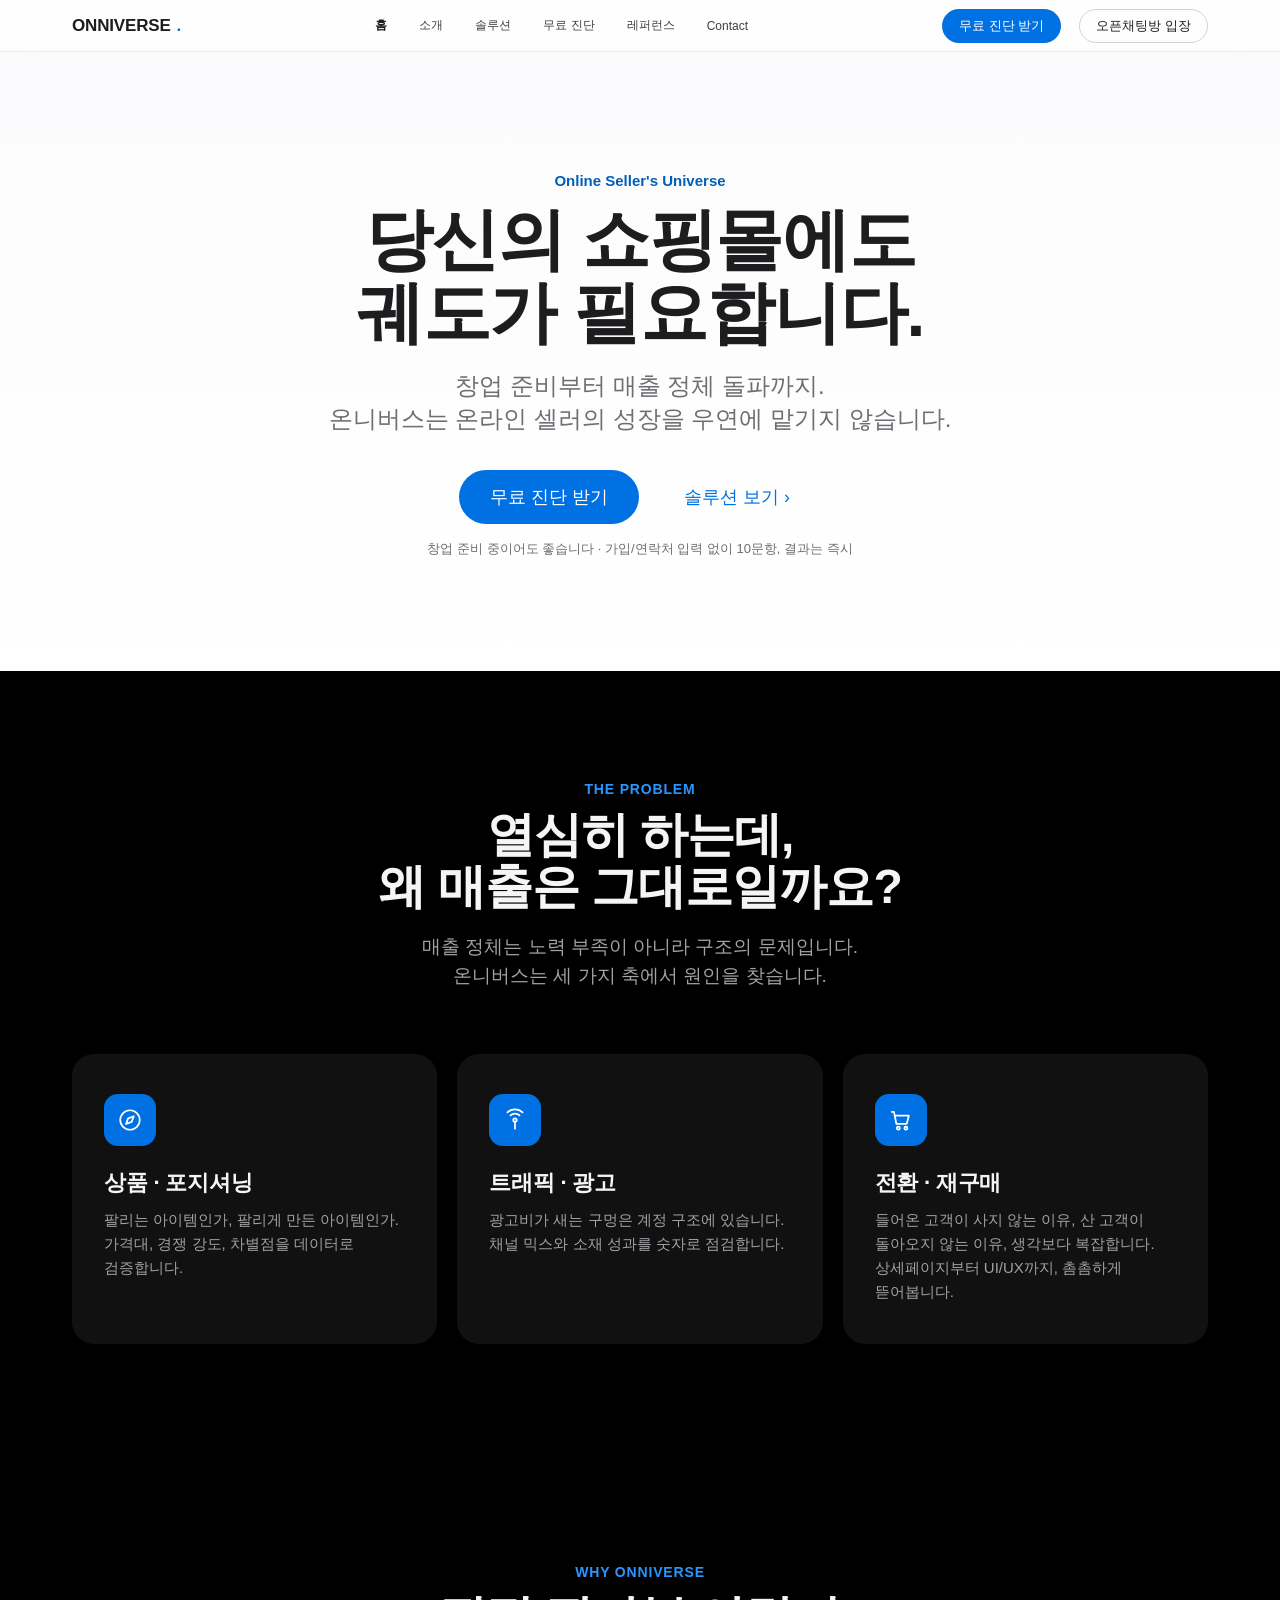
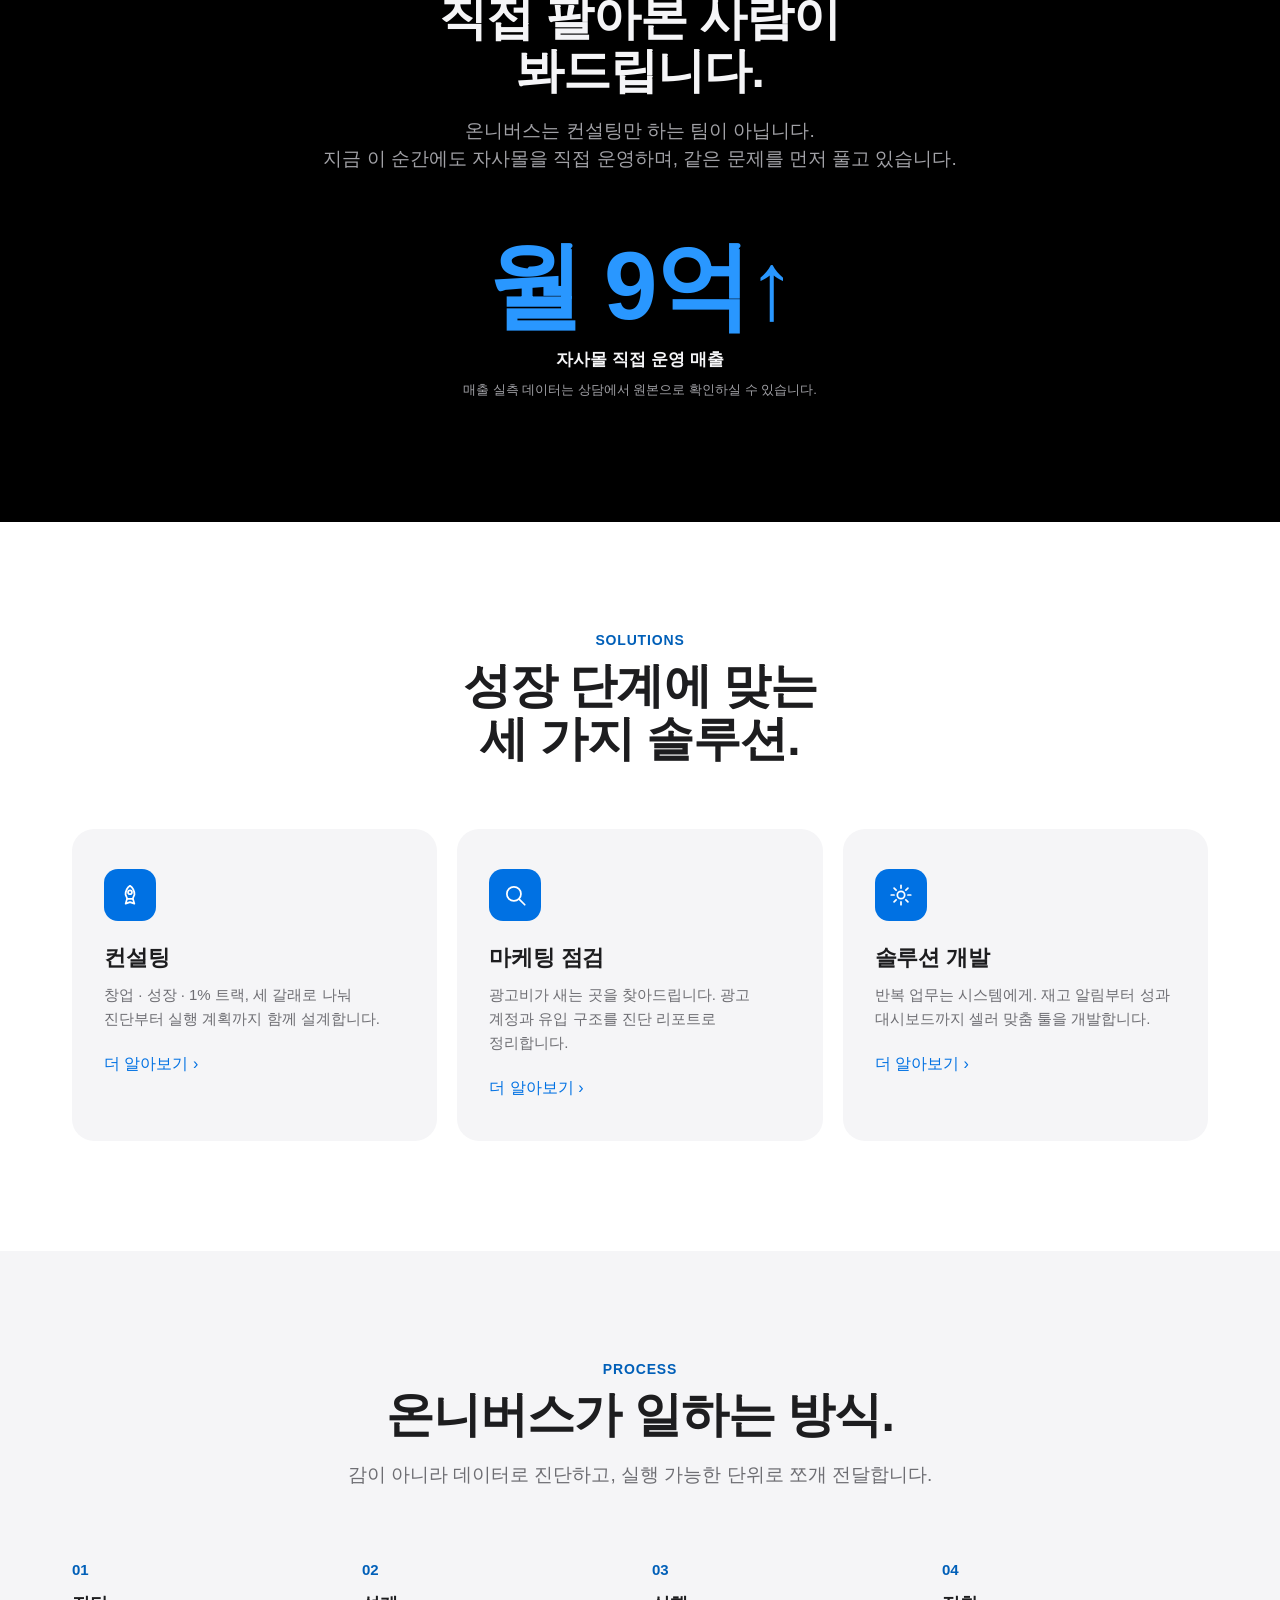
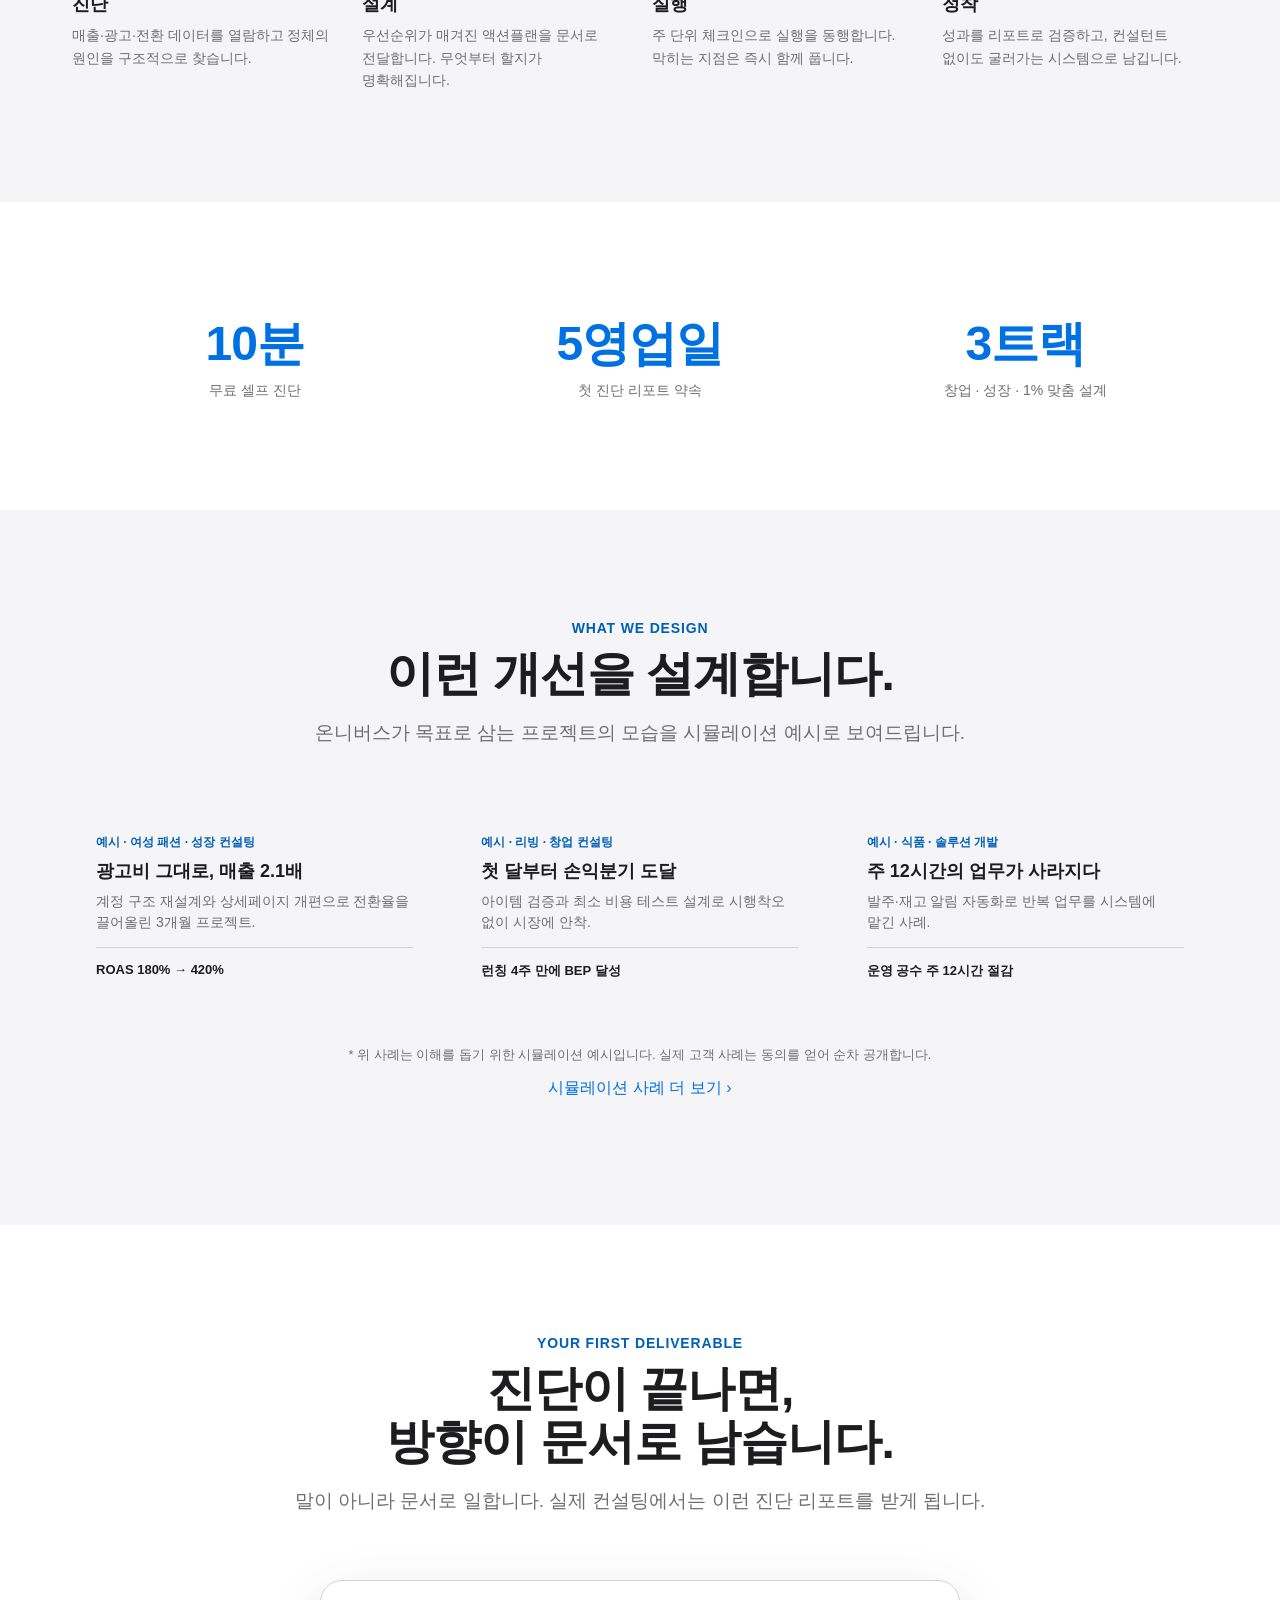
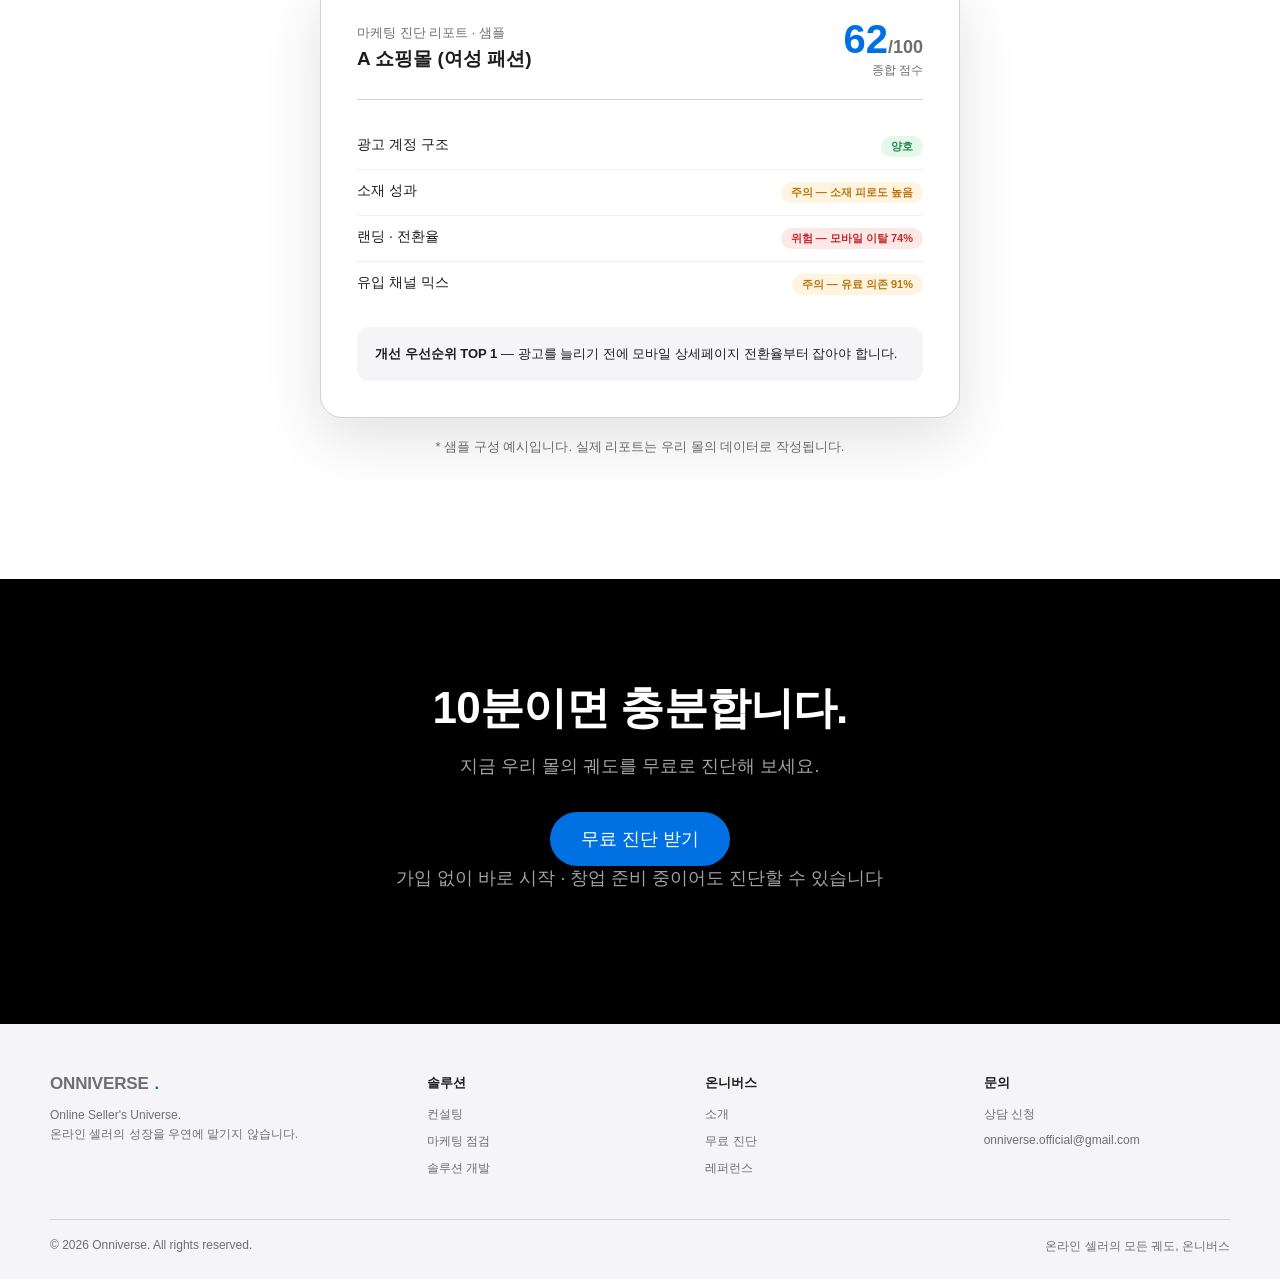
<file: index.html>
<!DOCTYPE html>
<html lang="ko">
<head>
  <meta charset="UTF-8">
  <meta name="viewport" content="width=device-width, initial-scale=1.0">
  <title>온니버스 — Online Seller's Universe</title>
  <meta name="description" content="온라인 쇼핑몰 창업부터 매출 성장까지, 셀러의 모든 궤도를 설계하는 이커머스 컨설팅 온니버스.">
  <link rel="stylesheet" href="assets/css/style.css?v=4">
</head>
<body>

<nav class="nav">
  <div class="nav-inner">
    <a href="index.html" class="nav-logo">ONNIVERSE<span class="dot">.</span></a>
    <ul class="nav-menu">
      <li><a class="nav-link active" aria-current="page" href="index.html">홈</a></li>
      <li><a class="nav-link" href="about.html">소개</a></li>
      <li class="has-dropdown">
        <a class="nav-link" href="consulting.html">솔루션</a>
        <ul class="dropdown">
          <li><a href="consulting.html">컨설팅</a></li>
          <li><a href="marketing-audit.html">마케팅 점검</a></li>
          <li><a href="solution-dev.html">솔루션 개발</a></li>
        </ul>
      </li>
      <li><a class="nav-link" href="preview.html">무료 진단</a></li>
      <li><a class="nav-link" href="references.html">레퍼런스</a></li>
      <li><a class="nav-link" href="contact.html">Contact</a></li>
      <li class="nav-mobile-only"><a class="nav-link" href="https://open.kakao.com/o/gEB5UUCi" target="_blank" rel="noopener">오픈채팅방 입장</a></li>
    </ul>
    <div class="nav-cta">
      <a href="preview.html" class="btn btn-primary" style="padding:7px 16px;font-size:13px;">무료 진단 받기</a>
      <a href="https://open.kakao.com/o/gEB5UUCi" target="_blank" rel="noopener" class="btn btn-ghost" style="padding:7px 16px;font-size:13px;">오픈채팅방 입장</a>
      <button class="nav-toggle" aria-label="메뉴 열기">
        <svg width="20" height="20" viewBox="0 0 20 20" fill="none"><path d="M3 5h14M3 10h14M3 15h14" stroke="currentColor" stroke-width="1.5" stroke-linecap="round"/></svg>
      </button>
    </div>
  </div>
</nav>

<!-- Hero -->
<header class="hero">
  <div class="hero-eyebrow">Online Seller's Universe</div>
  <h1>당신의 쇼핑몰에도<br>궤도가 필요합니다.</h1>
  <p class="lead">창업 준비부터 매출 정체 돌파까지.<br>온니버스는 온라인 셀러의 성장을 우연에 맡기지 않습니다.</p>
  <div class="hero-actions">
    <a href="preview.html" class="btn btn-primary btn-lg">무료 진단 받기</a>
    <a href="consulting.html" class="btn btn-secondary btn-lg">솔루션 보기 ›</a>
  </div>
  <p class="hero-note">창업 준비 중이어도 좋습니다 · 가입/연락처 입력 없이 10문항, 결과는 즉시</p>
</header>

<!-- Problem -->
<section class="section section-dark">
  <div class="wrap">
    <div class="section-head reveal">
      <div class="section-eyebrow">The Problem</div>
      <h2>열심히 하는데,<br>왜 매출은 그대로일까요?</h2>
      <p class="text-secondary">매출 정체는 노력 부족이 아니라 구조의 문제입니다.<br>온니버스는 세 가지 축에서 원인을 찾습니다.</p>
    </div>
    <div class="grid grid-3">
      <div class="card card-dark reveal">
        <div class="card-icon"><svg viewBox="0 0 24 24" width="26" height="26" fill="none" stroke="currentColor" stroke-width="1.6" stroke-linecap="round" stroke-linejoin="round" aria-hidden="true"><circle cx="12" cy="12" r="9"/><path d="M15.5 8.5l-2 5.2-5.2 2 2-5.2z"/></svg></div>
        <h3>상품 · 포지셔닝</h3>
        <p>팔리는 아이템인가, 팔리게 만든 아이템인가. 가격대, 경쟁 강도, 차별점을 데이터로 검증합니다.</p>
      </div>
      <div class="card card-dark reveal">
        <div class="card-icon"><svg viewBox="0 0 24 24" width="26" height="26" fill="none" stroke="currentColor" stroke-width="1.6" stroke-linecap="round" stroke-linejoin="round" aria-hidden="true"><path d="M5 5a10 10 0 0 1 14 0"/><path d="M7.8 7.8a6 6 0 0 1 8.4 0"/><circle cx="12" cy="12" r="1.6"/><path d="M12 13.6V20"/></svg></div>
        <h3>트래픽 · 광고</h3>
        <p>광고비가 새는 구멍은 계정 구조에 있습니다. 채널 믹스와 소재 성과를 숫자로 점검합니다.</p>
      </div>
      <div class="card card-dark reveal">
        <div class="card-icon"><svg viewBox="0 0 24 24" width="26" height="26" fill="none" stroke="currentColor" stroke-width="1.6" stroke-linecap="round" stroke-linejoin="round" aria-hidden="true"><circle cx="9.5" cy="19.5" r="1.4"/><circle cx="16.5" cy="19.5" r="1.4"/><path d="M3.5 4.5h2l2.2 11h9.6l1.9-7.5H6.4"/></svg></div>
        <h3>전환 · 재구매</h3>
        <p>들어온 고객이 사지 않는 이유, 산 고객이 돌아오지 않는 이유, 생각보다 복잡합니다. 상세페이지부터 UI/UX까지, 촘촘하게 뜯어봅니다.</p>
      </div>
    </div>
  </div>
</section>

<!-- Proof: 월 9억 -->
<section class="section section-dark">
  <div class="wrap">
    <div class="section-head reveal">
      <div class="section-eyebrow">Why Onniverse</div>
      <h2>직접 팔아본 사람이<br>봐드립니다.</h2>
      <p class="text-secondary">온니버스는 컨설팅만 하는 팀이 아닙니다.<br>지금 이 순간에도 자사몰을 직접 운영하며, 같은 문제를 먼저 풀고 있습니다.</p>
    </div>
    <div class="proof-band reveal">
      <div class="proof-num">월 9억↑</div>
      <div class="proof-label">자사몰 직접 운영 매출</div>
      <p class="proof-note">매출 실측 데이터는 상담에서 원본으로 확인하실 수 있습니다.</p>
    </div>
  </div>
</section>

<!-- Solutions preview -->
<section class="section">
  <div class="wrap">
    <div class="section-head reveal">
      <div class="section-eyebrow">Solutions</div>
      <h2>성장 단계에 맞는<br>세 가지 솔루션.</h2>
    </div>
    <div class="grid grid-3">
      <a href="consulting.html" class="card reveal">
        <div class="card-icon"><svg viewBox="0 0 24 24" width="26" height="26" fill="none" stroke="currentColor" stroke-width="1.6" stroke-linecap="round" stroke-linejoin="round" aria-hidden="true"><path d="M12 3.5c2.7 1.9 4.1 4.9 4.1 8.1l-1.6 3.9H9.5l-1.6-3.9c0-3.2 1.4-6.2 4.1-8.1z"/><circle cx="12" cy="9.5" r="1.8"/><path d="M9.3 15.5L8 20l4-1.4L16 20l-1.3-4.5"/></svg></div>
        <h3>컨설팅</h3>
        <p>창업 · 성장 · 1% 트랙, 세 갈래로 나눠 진단부터 실행 계획까지 함께 설계합니다.</p>
        <p class="mt-40" style="margin-top:20px;"><span class="link-arrow">더 알아보기 ›</span></p>
      </a>
      <a href="marketing-audit.html" class="card reveal">
        <div class="card-icon"><svg viewBox="0 0 24 24" width="26" height="26" fill="none" stroke="currentColor" stroke-width="1.6" stroke-linecap="round" stroke-linejoin="round" aria-hidden="true"><circle cx="11" cy="11" r="6.5"/><path d="M15.8 15.8L21 21"/></svg></div>
        <h3>마케팅 점검</h3>
        <p>광고비가 새는 곳을 찾아드립니다. 광고 계정과 유입 구조를 진단 리포트로 정리합니다.</p>
        <p class="mt-40" style="margin-top:20px;"><span class="link-arrow">더 알아보기 ›</span></p>
      </a>
      <a href="solution-dev.html" class="card reveal">
        <div class="card-icon"><svg viewBox="0 0 24 24" width="26" height="26" fill="none" stroke="currentColor" stroke-width="1.6" stroke-linecap="round" stroke-linejoin="round" aria-hidden="true"><circle cx="12" cy="12" r="3.4"/><path d="M12 3v2.6M12 18.4V21M3 12h2.6M18.4 12H21M5.6 5.6l1.9 1.9M16.5 16.5l1.9 1.9M18.4 5.6l-1.9 1.9M7.5 16.5l-1.9 1.9"/></svg></div>
        <h3>솔루션 개발</h3>
        <p>반복 업무는 시스템에게. 재고 알림부터 성과 대시보드까지 셀러 맞춤 툴을 개발합니다.</p>
        <p class="mt-40" style="margin-top:20px;"><span class="link-arrow">더 알아보기 ›</span></p>
      </a>
    </div>
  </div>
</section>

<!-- Process -->
<section class="section section-gray">
  <div class="wrap">
    <div class="section-head reveal">
      <div class="section-eyebrow">Process</div>
      <h2>온니버스가 일하는 방식.</h2>
      <p>감이 아니라 데이터로 진단하고, 실행 가능한 단위로 쪼개 전달합니다.</p>
    </div>
    <div class="steps reveal">
      <div class="step">
        <div class="step-num">01</div>
        <h3>진단</h3>
        <p>매출·광고·전환 데이터를 열람하고 정체의 원인을 구조적으로 찾습니다.</p>
      </div>
      <div class="step">
        <div class="step-num">02</div>
        <h3>설계</h3>
        <p>우선순위가 매겨진 액션플랜을 문서로 전달합니다. 무엇부터 할지가 명확해집니다.</p>
      </div>
      <div class="step">
        <div class="step-num">03</div>
        <h3>실행</h3>
        <p>주 단위 체크인으로 실행을 동행합니다. 막히는 지점은 즉시 함께 풉니다.</p>
      </div>
      <div class="step">
        <div class="step-num">04</div>
        <h3>정착</h3>
        <p>성과를 리포트로 검증하고, 컨설턴트 없이도 굴러가는 시스템으로 남깁니다.</p>
      </div>
    </div>
  </div>
</section>

<!-- Stats -->
<section class="section">
  <div class="wrap">
    <div class="stats stats-3 reveal">
      <div class="stat"><div class="num">10분</div><div class="label">무료 셀프 진단</div></div>
      <div class="stat"><div class="num">5영업일</div><div class="label">첫 진단 리포트 약속</div></div>
      <div class="stat"><div class="num">3트랙</div><div class="label">창업 · 성장 · 1% 맞춤 설계</div></div>
    </div>
  </div>
</section>

<!-- Reference highlight -->
<section class="section section-gray">
  <div class="wrap">
    <div class="section-head reveal">
      <div class="section-eyebrow">What We Design</div>
      <h2>이런 개선을 설계합니다.</h2>
      <p>온니버스가 목표로 삼는 프로젝트의 모습을 시뮬레이션 예시로 보여드립니다.</p>
    </div>
    <div class="grid grid-3">
      <div class="ref-card reveal">
        <div class="ref-body">
          <div class="ref-tag">예시 · 여성 패션 · 성장 컨설팅</div>
          <h3>광고비 그대로, 매출 2.1배</h3>
          <p>계정 구조 재설계와 상세페이지 개편으로 전환율을 끌어올린 3개월 프로젝트.</p>
          <div class="ref-result">ROAS 180% → 420%</div>
        </div>
      </div>
      <div class="ref-card reveal">
        <div class="ref-body">
          <div class="ref-tag">예시 · 리빙 · 창업 컨설팅</div>
          <h3>첫 달부터 손익분기 도달</h3>
          <p>아이템 검증과 최소 비용 테스트 설계로 시행착오 없이 시장에 안착.</p>
          <div class="ref-result">런칭 4주 만에 BEP 달성</div>
        </div>
      </div>
      <div class="ref-card reveal">
        <div class="ref-body">
          <div class="ref-tag">예시 · 식품 · 솔루션 개발</div>
          <h3>주 12시간의 업무가 사라지다</h3>
          <p>발주·재고 알림 자동화로 반복 업무를 시스템에 맡긴 사례.</p>
          <div class="ref-result">운영 공수 주 12시간 절감</div>
        </div>
      </div>
    </div>
    <p class="text-center mt-40" style="font-size:13px; color:#6e6e73;">* 위 사례는 이해를 돕기 위한 시뮬레이션 예시입니다. 실제 고객 사례는 동의를 얻어 순차 공개합니다.</p>
    <p class="text-center" style="margin-top:14px;"><a href="references.html" class="link-arrow">시뮬레이션 사례 더 보기 ›</a></p>
  </div>
</section>

<!-- Deliverable preview -->
<section class="section">
  <div class="wrap">
    <div class="section-head reveal">
      <div class="section-eyebrow">Your First Deliverable</div>
      <h2>진단이 끝나면,<br>방향이 문서로 남습니다.</h2>
      <p>말이 아니라 문서로 일합니다. 실제 컨설팅에서는 이런 진단 리포트를 받게 됩니다.</p>
    </div>
    <div class="mock-report reveal">
      <div class="mock-head">
        <div>
          <div style="font-size:13px; color:#6e6e73;">마케팅 진단 리포트 · 샘플</div>
          <div style="font-size:19px; font-weight:700; margin-top:4px;">A 쇼핑몰 (여성 패션)</div>
        </div>
        <div style="text-align:right;">
          <div class="mock-score">62<span style="font-size:18px; color:#6e6e73;">/100</span></div>
          <div style="font-size:12px; color:#6e6e73;">종합 점수</div>
        </div>
      </div>
      <div class="mock-row"><span>광고 계정 구조</span><span class="mock-badge good">양호</span></div>
      <div class="mock-row"><span>소재 성과</span><span class="mock-badge warn">주의 — 소재 피로도 높음</span></div>
      <div class="mock-row"><span>랜딩 · 전환율</span><span class="mock-badge bad">위험 — 모바일 이탈 74%</span></div>
      <div class="mock-row" style="border-bottom:none;"><span>유입 채널 믹스</span><span class="mock-badge warn">주의 — 유료 의존 91%</span></div>
      <div style="margin-top:20px; padding:16px 18px; background:#f5f5f7; border-radius:12px; font-size:13px; line-height:1.7; color:#1d1d1f;">
        <strong>개선 우선순위 TOP 1</strong> — 광고를 늘리기 전에 모바일 상세페이지 전환율부터 잡아야 합니다.
      </div>
    </div>
    <p class="text-center" style="margin-top:20px; font-size:13px; color:#6e6e73;">* 샘플 구성 예시입니다. 실제 리포트는 우리 몰의 데이터로 작성됩니다.</p>
  </div>
</section>

<!-- CTA -->
<section class="cta-banner">
  <h2>10분이면 충분합니다.</h2>
  <p>지금 우리 몰의 궤도를 무료로 진단해 보세요.</p>
  <a href="preview.html" class="btn btn-primary btn-lg">무료 진단 받기</a>
  <p class="cta-note">가입 없이 바로 시작 · 창업 준비 중이어도 진단할 수 있습니다</p>
</section>

<footer class="footer">
  <div class="footer-top">
    <div class="footer-brand">
      <div class="nav-logo">ONNIVERSE<span class="dot">.</span></div>
      <p>Online Seller's Universe.<br>온라인 셀러의 성장을 우연에 맡기지 않습니다.</p>
    </div>
    <div class="footer-col">
      <h3>솔루션</h3>
      <ul>
        <li><a href="consulting.html">컨설팅</a></li>
        <li><a href="marketing-audit.html">마케팅 점검</a></li>
        <li><a href="solution-dev.html">솔루션 개발</a></li>
      </ul>
    </div>
    <div class="footer-col">
      <h3>온니버스</h3>
      <ul>
        <li><a href="about.html">소개</a></li>
        <li><a href="preview.html">무료 진단</a></li>
        <li><a href="references.html">레퍼런스</a></li>
      </ul>
    </div>
    <div class="footer-col">
      <h3>문의</h3>
      <ul>
        <li><a href="contact.html">상담 신청</a></li>
        <li><a href="mailto:onniverse.official@gmail.com">onniverse.official@gmail.com</a></li>
      </ul>
    </div>
  </div>
  <div class="footer-bottom">
    <span>© 2026 Onniverse. All rights reserved.</span>
    <span>온라인 셀러의 모든 궤도, 온니버스</span>
  </div>
</footer>

<script src="assets/js/main.js"></script>
</body>
</html>
</file>
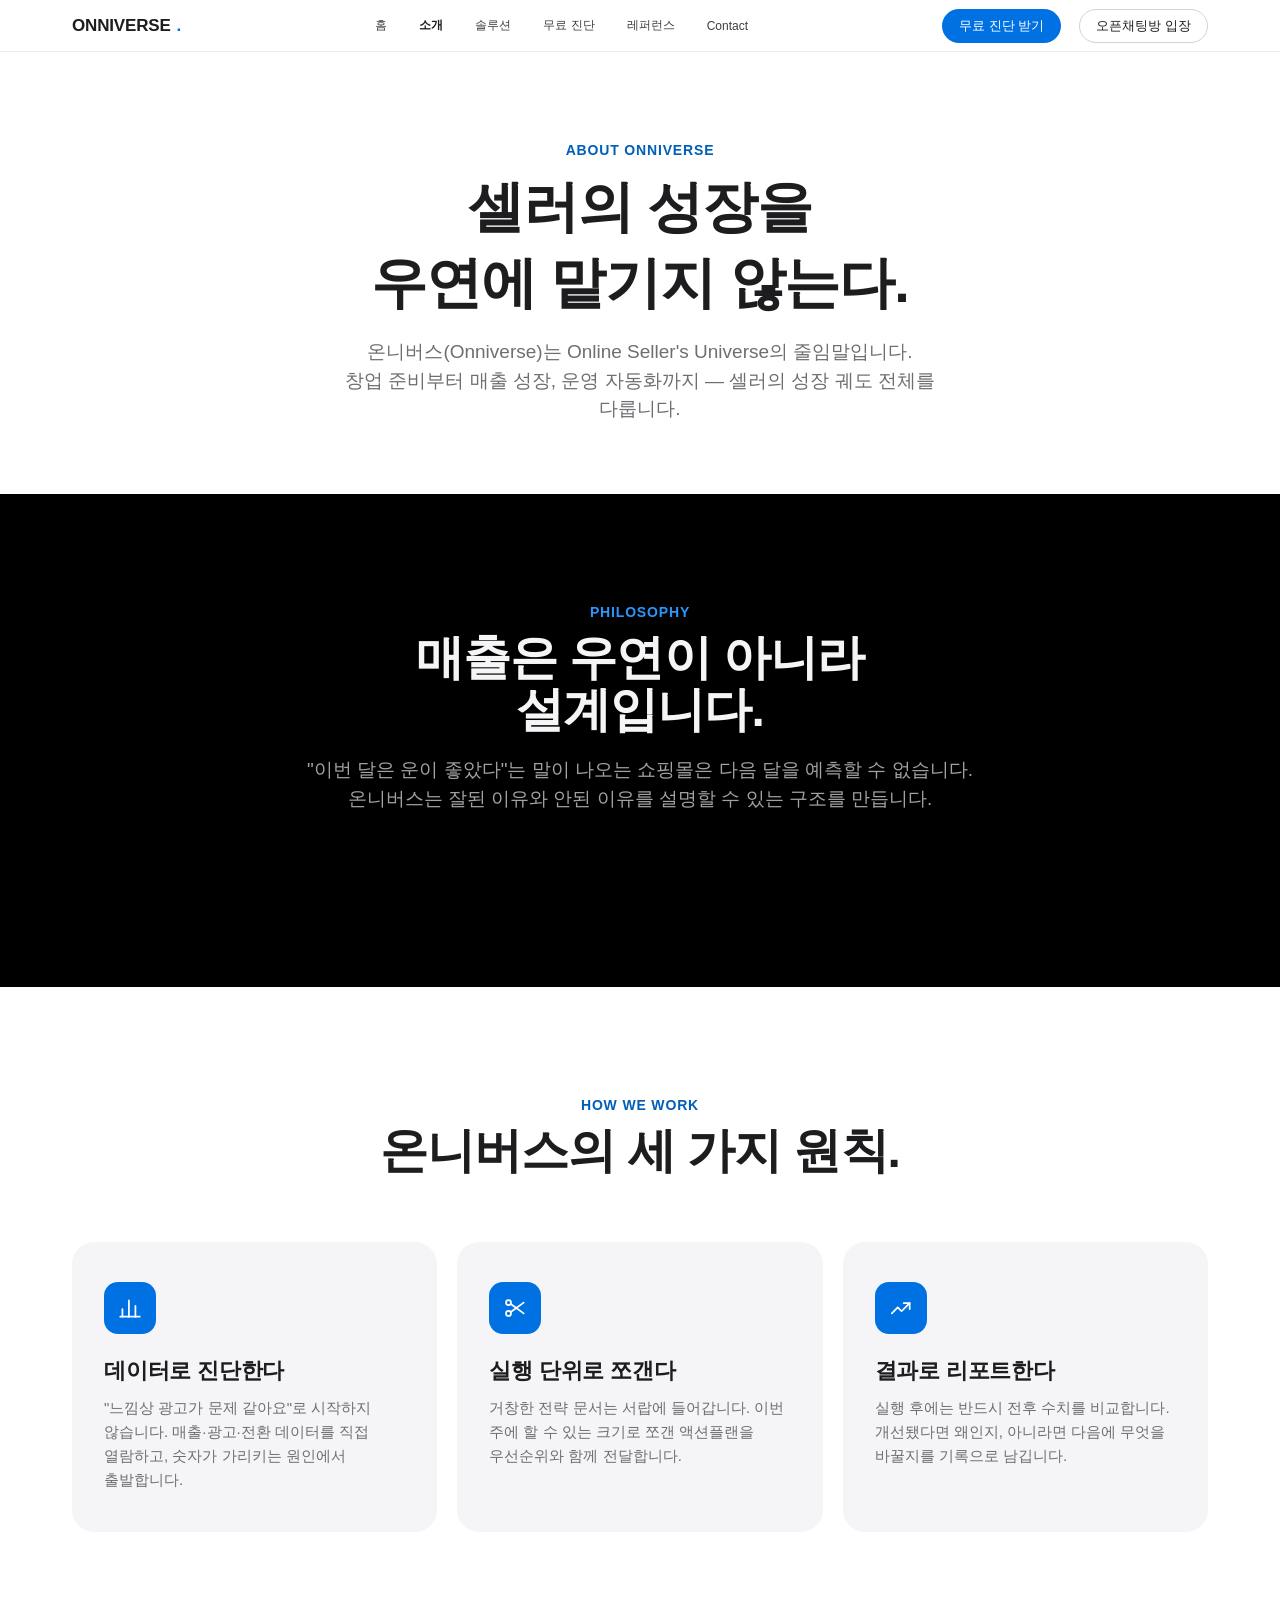
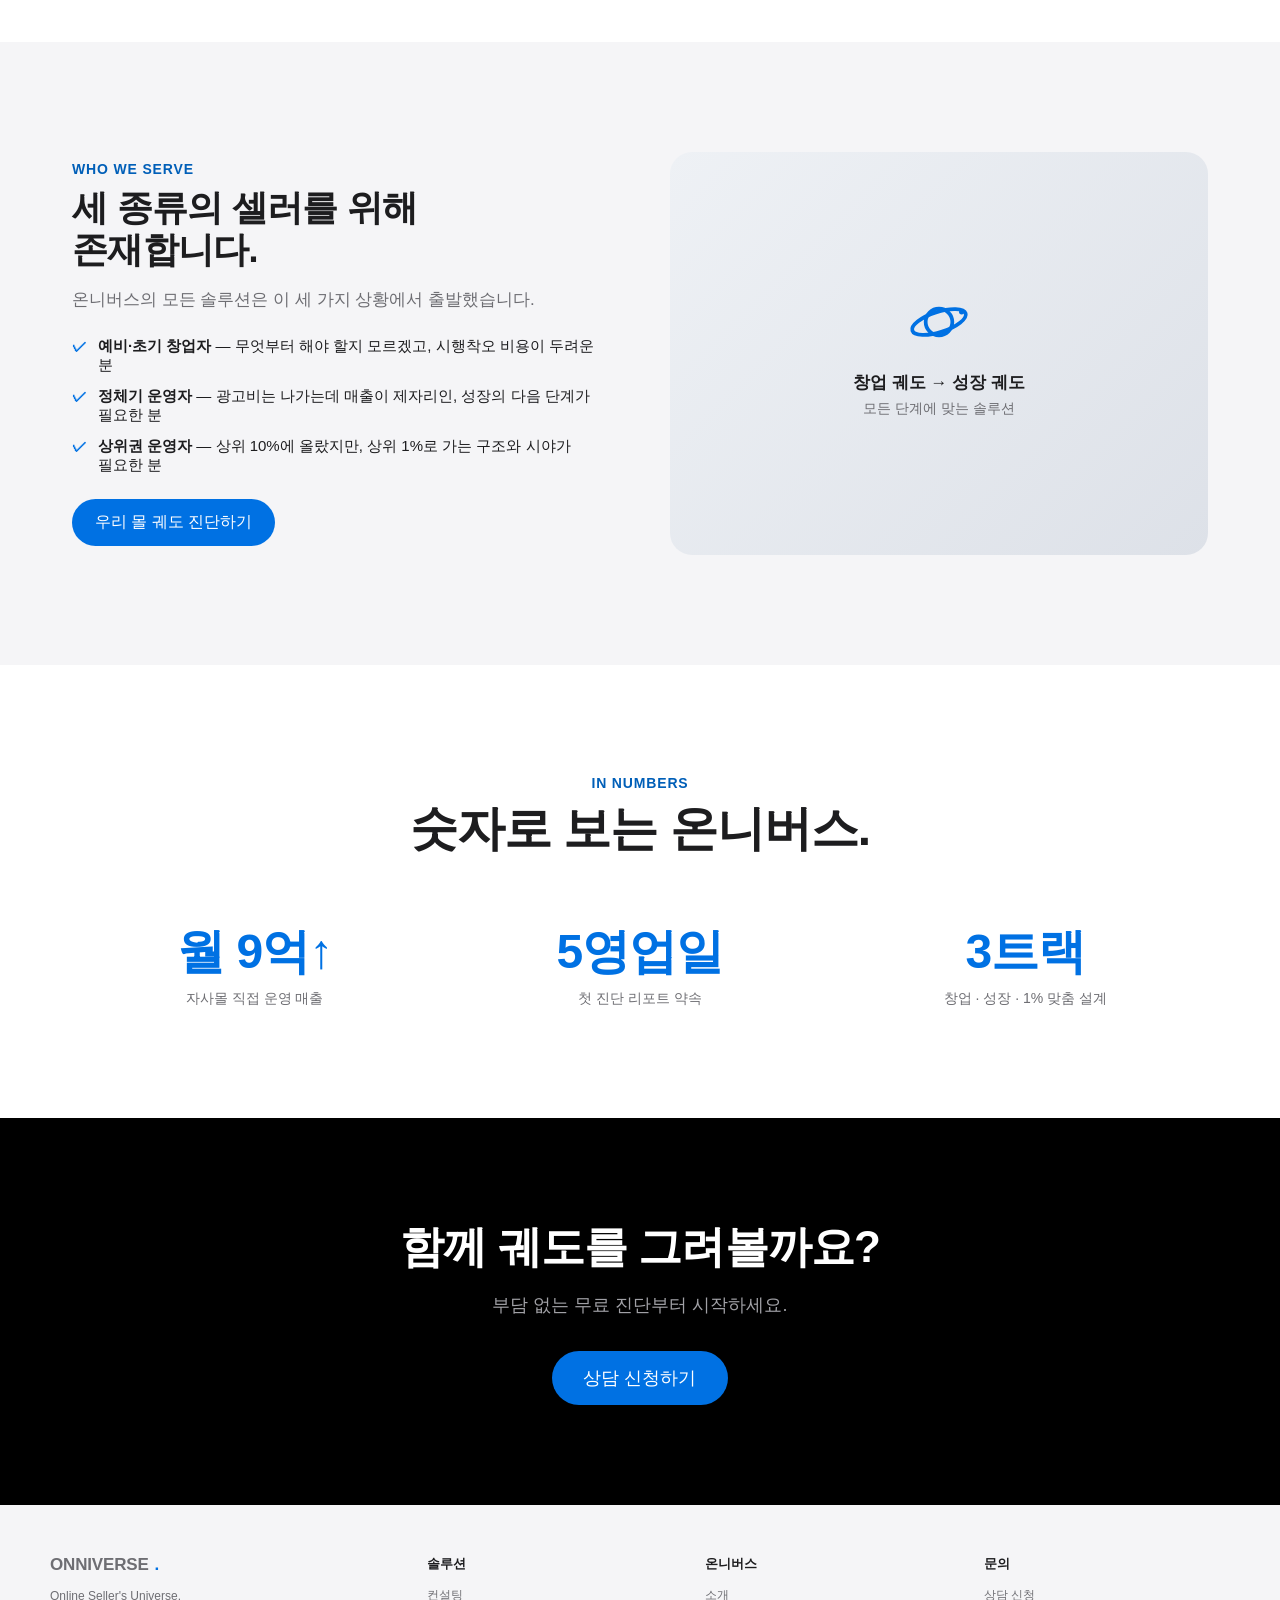
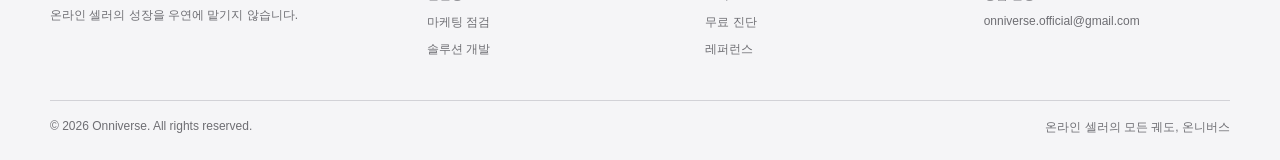
<file: about.html>
<!DOCTYPE html>
<html lang="ko">
<head>
  <meta charset="UTF-8">
  <meta name="viewport" content="width=device-width, initial-scale=1.0">
  <title>소개 — 온니버스</title>
  <meta name="description" content="온니버스는 온라인 셀러의 성장을 우연에 맡기지 않는 이커머스 컨설팅 팀입니다.">
  <link rel="stylesheet" href="assets/css/style.css?v=4">
</head>
<body>

<nav class="nav">
  <div class="nav-inner">
    <a href="index.html" class="nav-logo">ONNIVERSE<span class="dot">.</span></a>
    <ul class="nav-menu">
      <li><a class="nav-link" href="index.html">홈</a></li>
      <li><a class="nav-link active" aria-current="page" href="about.html">소개</a></li>
      <li class="has-dropdown">
        <a class="nav-link" href="consulting.html">솔루션</a>
        <ul class="dropdown">
          <li><a href="consulting.html">컨설팅</a></li>
          <li><a href="marketing-audit.html">마케팅 점검</a></li>
          <li><a href="solution-dev.html">솔루션 개발</a></li>
        </ul>
      </li>
      <li><a class="nav-link" href="preview.html">무료 진단</a></li>
      <li><a class="nav-link" href="references.html">레퍼런스</a></li>
      <li><a class="nav-link" href="contact.html">Contact</a></li>
      <li class="nav-mobile-only"><a class="nav-link" href="https://open.kakao.com/o/gEB5UUCi" target="_blank" rel="noopener">오픈채팅방 입장</a></li>
    </ul>
    <div class="nav-cta">
      <a href="preview.html" class="btn btn-primary" style="padding:7px 16px;font-size:13px;">무료 진단 받기</a>
      <a href="https://open.kakao.com/o/gEB5UUCi" target="_blank" rel="noopener" class="btn btn-ghost" style="padding:7px 16px;font-size:13px;">오픈채팅방 입장</a>
      <button class="nav-toggle" aria-label="메뉴 열기">
        <svg width="20" height="20" viewBox="0 0 20 20" fill="none"><path d="M3 5h14M3 10h14M3 15h14" stroke="currentColor" stroke-width="1.5" stroke-linecap="round"/></svg>
      </button>
    </div>
  </div>
</nav>

<header class="page-header">
  <div class="section-eyebrow">About Onniverse</div>
  <h1>셀러의 성장을<br>우연에 맡기지 않는다.</h1>
  <p>온니버스(Onniverse)는 Online Seller's Universe의 줄임말입니다.<br>창업 준비부터 매출 성장, 운영 자동화까지 — 셀러의 성장 궤도 전체를 다룹니다.</p>
</header>

<section class="section section-dark">
  <div class="wrap">
    <div class="section-head reveal">
      <div class="section-eyebrow">Philosophy</div>
      <h2>매출은 우연이 아니라<br>설계입니다.</h2>
      <p class="text-secondary">"이번 달은 운이 좋았다"는 말이 나오는 쇼핑몰은 다음 달을 예측할 수 없습니다.<br>온니버스는 잘된 이유와 안된 이유를 설명할 수 있는 구조를 만듭니다.</p>
    </div>
  </div>
</section>

<section class="section">
  <div class="wrap">
    <div class="section-head reveal">
      <div class="section-eyebrow">How We Work</div>
      <h2>온니버스의 세 가지 원칙.</h2>
    </div>
    <div class="grid grid-3">
      <div class="card reveal">
        <div class="card-icon"><svg viewBox="0 0 24 24" width="26" height="26" fill="none" stroke="currentColor" stroke-width="1.6" stroke-linecap="round" stroke-linejoin="round" aria-hidden="true"><path d="M5 20v-7M11 20V5M17 20V10"/><path d="M3 20h18"/></svg></div>
        <h3>데이터로 진단한다</h3>
        <p>"느낌상 광고가 문제 같아요"로 시작하지 않습니다. 매출·광고·전환 데이터를 직접 열람하고, 숫자가 가리키는 원인에서 출발합니다.</p>
      </div>
      <div class="card reveal">
        <div class="card-icon"><svg viewBox="0 0 24 24" width="26" height="26" fill="none" stroke="currentColor" stroke-width="1.6" stroke-linecap="round" stroke-linejoin="round" aria-hidden="true"><circle cx="6" cy="7" r="2.3"/><circle cx="6" cy="17" r="2.3"/><path d="M8.1 8.3L20 17M8.1 15.7L20 7"/></svg></div>
        <h3>실행 단위로 쪼갠다</h3>
        <p>거창한 전략 문서는 서랍에 들어갑니다. 이번 주에 할 수 있는 크기로 쪼갠 액션플랜을 우선순위와 함께 전달합니다.</p>
      </div>
      <div class="card reveal">
        <div class="card-icon"><svg viewBox="0 0 24 24" width="26" height="26" fill="none" stroke="currentColor" stroke-width="1.6" stroke-linecap="round" stroke-linejoin="round" aria-hidden="true"><path d="M3.5 17l5.5-5.5 3.5 3.5L20 7.5"/><path d="M14.5 7.5H20V13"/></svg></div>
        <h3>결과로 리포트한다</h3>
        <p>실행 후에는 반드시 전후 수치를 비교합니다. 개선됐다면 왜인지, 아니라면 다음에 무엇을 바꿀지를 기록으로 남깁니다.</p>
      </div>
    </div>
  </div>
</section>

<section class="section section-gray">
  <div class="wrap">
    <div class="feature-row reveal">
      <div class="feature-copy">
        <div class="section-eyebrow">Who We Serve</div>
        <h3>세 종류의 셀러를 위해<br>존재합니다.</h3>
        <p>온니버스의 모든 솔루션은 이 세 가지 상황에서 출발했습니다.</p>
        <ul>
          <li><strong>예비·초기 창업자</strong> — 무엇부터 해야 할지 모르겠고, 시행착오 비용이 두려운 분</li>
          <li><strong>정체기 운영자</strong> — 광고비는 나가는데 매출이 제자리인, 성장의 다음 단계가 필요한 분</li>
          <li><strong>상위권 운영자</strong> — 상위 10%에 올랐지만, 상위 1%로 가는 구조와 시야가 필요한 분</li>
        </ul>
        <a href="preview.html" class="btn btn-primary">우리 몰 궤도 진단하기</a>
      </div>
      <div class="feature-visual">
        <div style="text-align:center; padding:40px;">
          <svg viewBox="0 0 24 24" width="64" height="64" fill="none" stroke="#0071e3" stroke-width="1.4" stroke-linecap="round" aria-hidden="true" style="margin:0 auto 14px;"><circle cx="12" cy="12" r="5"/><ellipse cx="12" cy="12" rx="10.5" ry="3.8" transform="rotate(-18 12 12)"/><circle cx="20.5" cy="8.2" r="1" fill="#0071e3" stroke="none"/></svg>
          <div style="font-size:17px; font-weight:600; color:#1d1d1f;">창업 궤도 → 성장 궤도</div>
          <div style="font-size:14px; margin-top:6px;">모든 단계에 맞는 솔루션</div>
        </div>
      </div>
    </div>
  </div>
</section>

<section class="section">
  <div class="wrap">
    <div class="section-head reveal">
      <div class="section-eyebrow">In Numbers</div>
      <h2>숫자로 보는 온니버스.</h2>
    </div>
    <div class="stats stats-3 reveal">
      <div class="stat"><div class="num">월 9억↑</div><div class="label">자사몰 직접 운영 매출</div></div>
      <div class="stat"><div class="num">5영업일</div><div class="label">첫 진단 리포트 약속</div></div>
      <div class="stat"><div class="num">3트랙</div><div class="label">창업 · 성장 · 1% 맞춤 설계</div></div>
    </div>
  </div>
</section>

<section class="cta-banner">
  <h2>함께 궤도를 그려볼까요?</h2>
  <p>부담 없는 무료 진단부터 시작하세요.</p>
  <a href="contact.html" class="btn btn-primary btn-lg">상담 신청하기</a>
</section>

<footer class="footer">
  <div class="footer-top">
    <div class="footer-brand">
      <div class="nav-logo">ONNIVERSE<span class="dot">.</span></div>
      <p>Online Seller's Universe.<br>온라인 셀러의 성장을 우연에 맡기지 않습니다.</p>
    </div>
    <div class="footer-col">
      <h3>솔루션</h3>
      <ul>
        <li><a href="consulting.html">컨설팅</a></li>
        <li><a href="marketing-audit.html">마케팅 점검</a></li>
        <li><a href="solution-dev.html">솔루션 개발</a></li>
      </ul>
    </div>
    <div class="footer-col">
      <h3>온니버스</h3>
      <ul>
        <li><a href="about.html">소개</a></li>
        <li><a href="preview.html">무료 진단</a></li>
        <li><a href="references.html">레퍼런스</a></li>
      </ul>
    </div>
    <div class="footer-col">
      <h3>문의</h3>
      <ul>
        <li><a href="contact.html">상담 신청</a></li>
        <li><a href="mailto:onniverse.official@gmail.com">onniverse.official@gmail.com</a></li>
      </ul>
    </div>
  </div>
  <div class="footer-bottom">
    <span>© 2026 Onniverse. All rights reserved.</span>
    <span>온라인 셀러의 모든 궤도, 온니버스</span>
  </div>
</footer>

<script src="assets/js/main.js"></script>
</body>
</html>
</file>
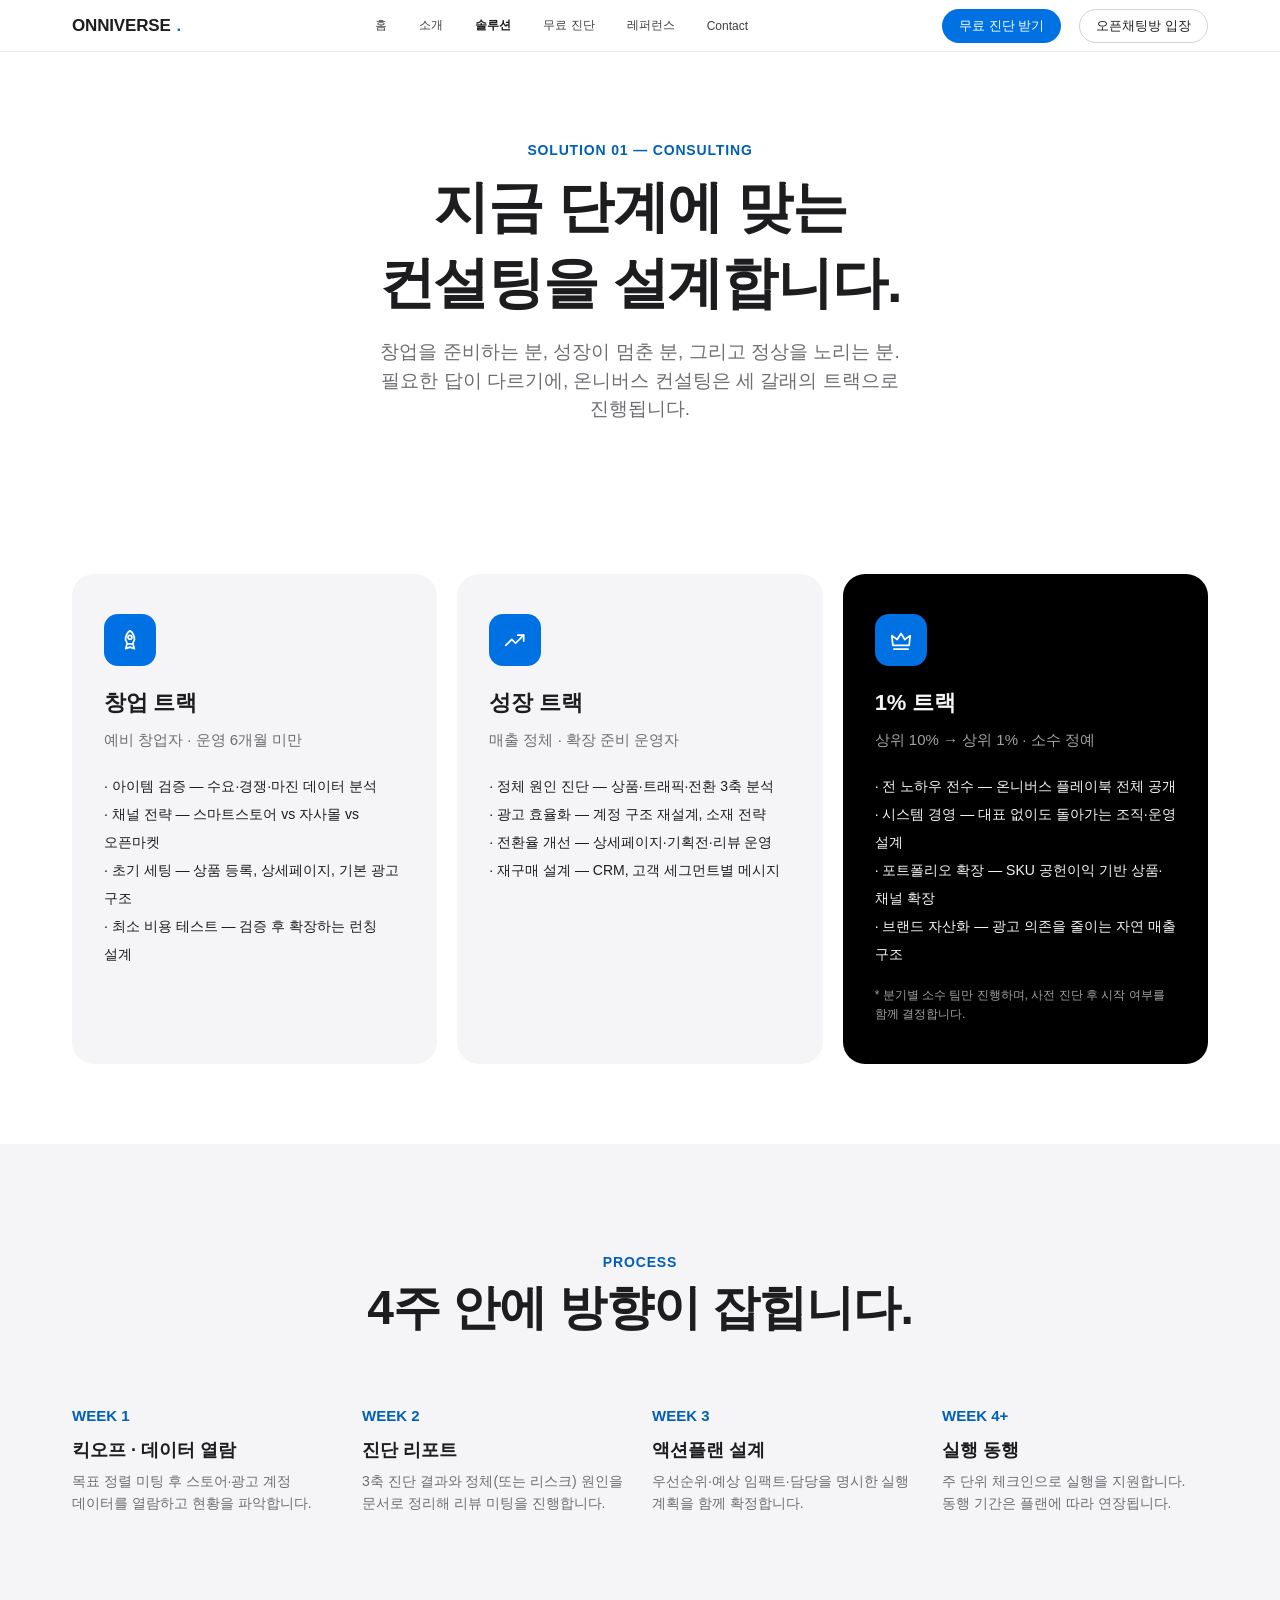
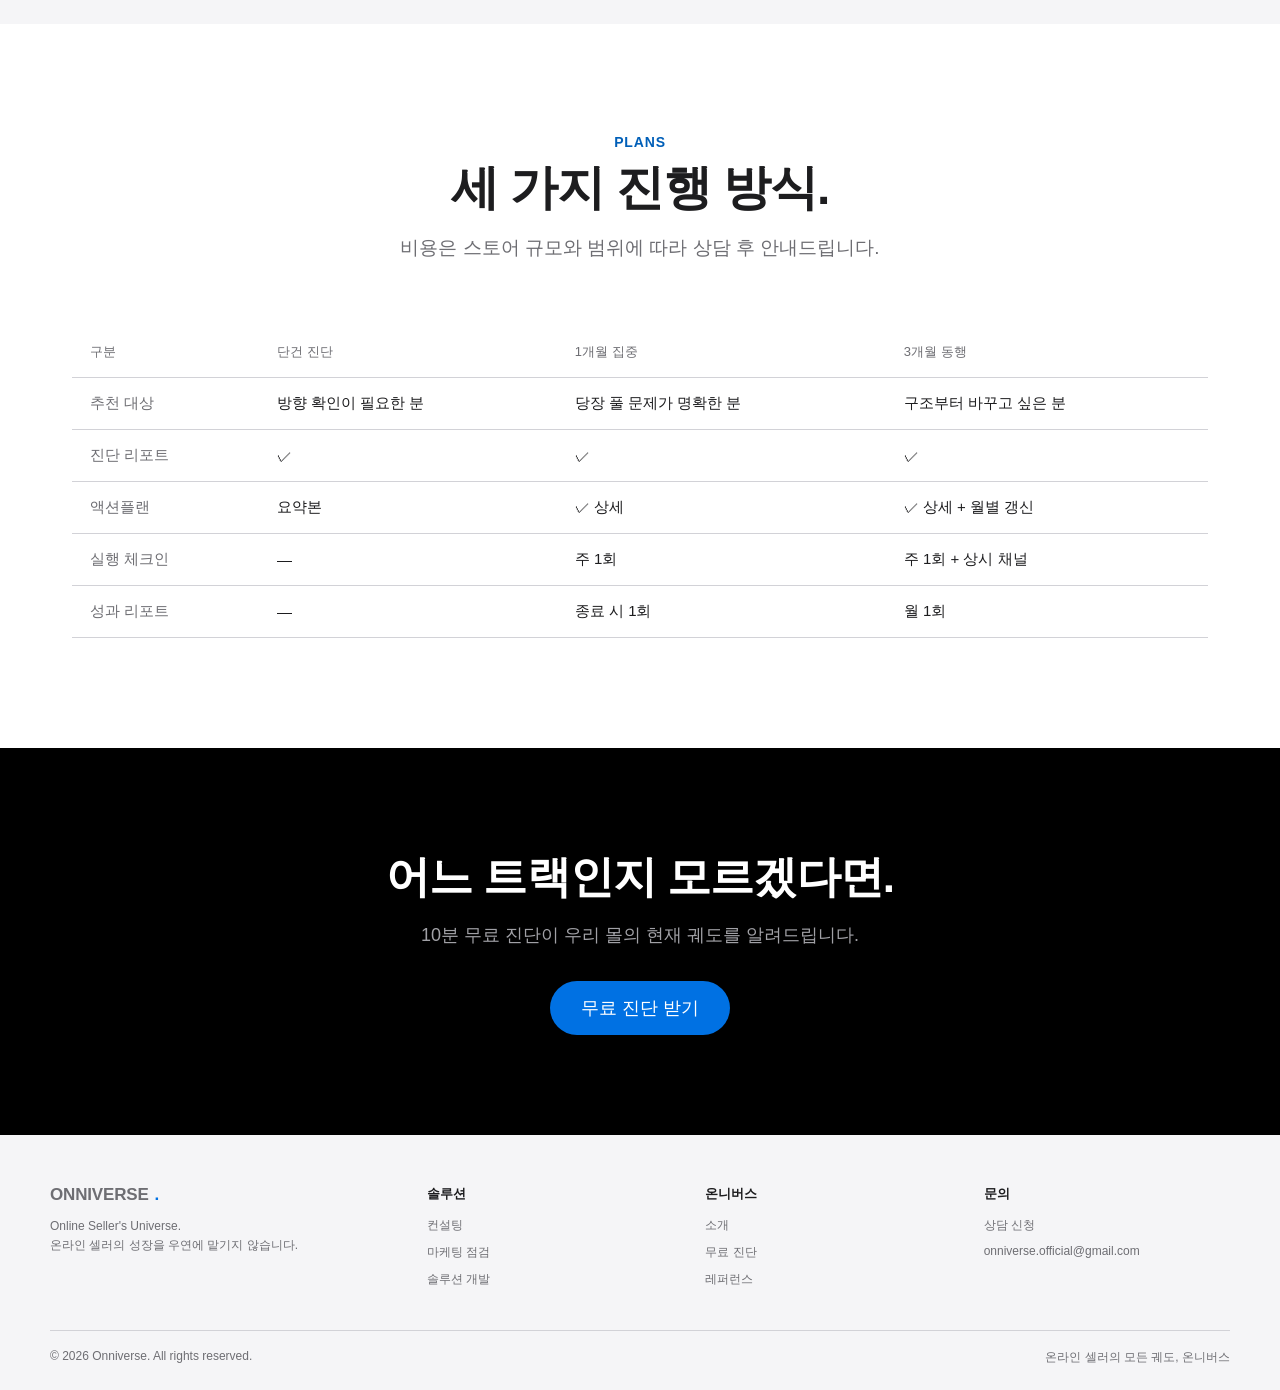
<file: consulting.html>
<!DOCTYPE html>
<html lang="ko">
<head>
  <meta charset="UTF-8">
  <meta name="viewport" content="width=device-width, initial-scale=1.0">
  <title>컨설팅 — 온니버스</title>
  <meta name="description" content="창업 트랙, 성장 트랙, 그리고 상위 1%를 위한 1% 트랙. 세 갈래로 설계하는 온니버스 이커머스 컨설팅.">
  <link rel="stylesheet" href="assets/css/style.css?v=4">
</head>
<body>

<nav class="nav">
  <div class="nav-inner">
    <a href="index.html" class="nav-logo">ONNIVERSE<span class="dot">.</span></a>
    <ul class="nav-menu">
      <li><a class="nav-link" href="index.html">홈</a></li>
      <li><a class="nav-link" href="about.html">소개</a></li>
      <li class="has-dropdown">
        <a class="nav-link active" aria-current="page" href="consulting.html">솔루션</a>
        <ul class="dropdown">
          <li><a href="consulting.html">컨설팅</a></li>
          <li><a href="marketing-audit.html">마케팅 점검</a></li>
          <li><a href="solution-dev.html">솔루션 개발</a></li>
        </ul>
      </li>
      <li><a class="nav-link" href="preview.html">무료 진단</a></li>
      <li><a class="nav-link" href="references.html">레퍼런스</a></li>
      <li><a class="nav-link" href="contact.html">Contact</a></li>
      <li class="nav-mobile-only"><a class="nav-link" href="https://open.kakao.com/o/gEB5UUCi" target="_blank" rel="noopener">오픈채팅방 입장</a></li>
    </ul>
    <div class="nav-cta">
      <a href="preview.html" class="btn btn-primary" style="padding:7px 16px;font-size:13px;">무료 진단 받기</a>
      <a href="https://open.kakao.com/o/gEB5UUCi" target="_blank" rel="noopener" class="btn btn-ghost" style="padding:7px 16px;font-size:13px;">오픈채팅방 입장</a>
      <button class="nav-toggle" aria-label="메뉴 열기">
        <svg width="20" height="20" viewBox="0 0 20 20" fill="none"><path d="M3 5h14M3 10h14M3 15h14" stroke="currentColor" stroke-width="1.5" stroke-linecap="round"/></svg>
      </button>
    </div>
  </div>
</nav>

<header class="page-header">
  <div class="section-eyebrow">Solution 01 — Consulting</div>
  <h1>지금 단계에 맞는<br>컨설팅을 설계합니다.</h1>
  <p>창업을 준비하는 분, 성장이 멈춘 분, 그리고 정상을 노리는 분.<br>필요한 답이 다르기에, 온니버스 컨설팅은 세 갈래의 트랙으로 진행됩니다.</p>
</header>

<section class="section-tight">
  <div class="wrap">
    <div class="grid grid-3">
      <div class="card reveal">
        <div class="card-icon"><svg viewBox="0 0 24 24" width="26" height="26" fill="none" stroke="currentColor" stroke-width="1.6" stroke-linecap="round" stroke-linejoin="round" aria-hidden="true"><path d="M12 3.5c2.7 1.9 4.1 4.9 4.1 8.1l-1.6 3.9H9.5l-1.6-3.9c0-3.2 1.4-6.2 4.1-8.1z"/><circle cx="12" cy="9.5" r="1.8"/><path d="M9.3 15.5L8 20l4-1.4L16 20l-1.3-4.5"/></svg></div>
        <h3>창업 트랙</h3>
        <p style="margin-bottom:20px;">예비 창업자 · 운영 6개월 미만</p>
        <ul style="font-size:14px; line-height:2; color:#1d1d1f;">
          <li>· 아이템 검증 — 수요·경쟁·마진 데이터 분석</li>
          <li>· 채널 전략 — 스마트스토어 vs 자사몰 vs 오픈마켓</li>
          <li>· 초기 세팅 — 상품 등록, 상세페이지, 기본 광고 구조</li>
          <li>· 최소 비용 테스트 — 검증 후 확장하는 런칭 설계</li>
        </ul>
      </div>
      <div class="card reveal">
        <div class="card-icon"><svg viewBox="0 0 24 24" width="26" height="26" fill="none" stroke="currentColor" stroke-width="1.6" stroke-linecap="round" stroke-linejoin="round" aria-hidden="true"><path d="M3.5 17l5.5-5.5 3.5 3.5L20 7.5"/><path d="M14.5 7.5H20V13"/></svg></div>
        <h3>성장 트랙</h3>
        <p style="margin-bottom:20px;">매출 정체 · 확장 준비 운영자</p>
        <ul style="font-size:14px; line-height:2; color:#1d1d1f;">
          <li>· 정체 원인 진단 — 상품·트래픽·전환 3축 분석</li>
          <li>· 광고 효율화 — 계정 구조 재설계, 소재 전략</li>
          <li>· 전환율 개선 — 상세페이지·기획전·리뷰 운영</li>
          <li>· 재구매 설계 — CRM, 고객 세그먼트별 메시지</li>
        </ul>
      </div>
      <div class="card reveal" style="background:#000; color:#f5f5f7;">
        <div class="card-icon"><svg viewBox="0 0 24 24" width="26" height="26" fill="none" stroke="currentColor" stroke-width="1.6" stroke-linecap="round" stroke-linejoin="round" aria-hidden="true"><path d="M4.5 17L3.5 8l5 3.6L12 6l3.5 5.6 5-3.6-1 9z"/><path d="M5.5 20.5h13"/></svg></div>
        <h3>1% 트랙</h3>
        <p style="margin-bottom:20px; color:#a1a1a6;">상위 10% → 상위 1% · 소수 정예</p>
        <ul style="font-size:14px; line-height:2; color:#f5f5f7;">
          <li>· 전 노하우 전수 — 온니버스 플레이북 전체 공개</li>
          <li>· 시스템 경영 — 대표 없이도 돌아가는 조직·운영 설계</li>
          <li>· 포트폴리오 확장 — SKU 공헌이익 기반 상품·채널 확장</li>
          <li>· 브랜드 자산화 — 광고 의존을 줄이는 자연 매출 구조</li>
        </ul>
        <p style="font-size:12px; color:#a1a1a6; margin-top:18px;">* 분기별 소수 팀만 진행하며, 사전 진단 후 시작 여부를 함께 결정합니다.</p>
      </div>
    </div>
  </div>
</section>

<section class="section section-gray">
  <div class="wrap">
    <div class="section-head reveal">
      <div class="section-eyebrow">Process</div>
      <h2>4주 안에 방향이 잡힙니다.</h2>
    </div>
    <div class="steps reveal">
      <div class="step">
        <div class="step-num">WEEK 1</div>
        <h3>킥오프 · 데이터 열람</h3>
        <p>목표 정렬 미팅 후 스토어·광고 계정 데이터를 열람하고 현황을 파악합니다.</p>
      </div>
      <div class="step">
        <div class="step-num">WEEK 2</div>
        <h3>진단 리포트</h3>
        <p>3축 진단 결과와 정체(또는 리스크) 원인을 문서로 정리해 리뷰 미팅을 진행합니다.</p>
      </div>
      <div class="step">
        <div class="step-num">WEEK 3</div>
        <h3>액션플랜 설계</h3>
        <p>우선순위·예상 임팩트·담당을 명시한 실행 계획을 함께 확정합니다.</p>
      </div>
      <div class="step">
        <div class="step-num">WEEK 4+</div>
        <h3>실행 동행</h3>
        <p>주 단위 체크인으로 실행을 지원합니다. 동행 기간은 플랜에 따라 연장됩니다.</p>
      </div>
    </div>
  </div>
</section>

<section class="section">
  <div class="wrap">
    <div class="section-head reveal">
      <div class="section-eyebrow">Plans</div>
      <h2>세 가지 진행 방식.</h2>
      <p>비용은 스토어 규모와 범위에 따라 상담 후 안내드립니다.</p>
    </div>
    <div class="reveal" style="overflow-x:auto;">
      <table class="compare">
        <thead>
          <tr>
            <th>구분</th>
            <th>단건 진단</th>
            <th>1개월 집중</th>
            <th>3개월 동행</th>
          </tr>
        </thead>
        <tbody>
          <tr><td style="color:#6e6e73;">추천 대상</td><td>방향 확인이 필요한 분</td><td>당장 풀 문제가 명확한 분</td><td>구조부터 바꾸고 싶은 분</td></tr>
          <tr><td style="color:#6e6e73;">진단 리포트</td><td>✓</td><td>✓</td><td>✓</td></tr>
          <tr><td style="color:#6e6e73;">액션플랜</td><td>요약본</td><td>✓ 상세</td><td>✓ 상세 + 월별 갱신</td></tr>
          <tr><td style="color:#6e6e73;">실행 체크인</td><td>—</td><td>주 1회</td><td>주 1회 + 상시 채널</td></tr>
          <tr><td style="color:#6e6e73;">성과 리포트</td><td>—</td><td>종료 시 1회</td><td>월 1회</td></tr>
        </tbody>
      </table>
    </div>
  </div>
</section>

<section class="cta-banner">
  <h2>어느 트랙인지 모르겠다면.</h2>
  <p>10분 무료 진단이 우리 몰의 현재 궤도를 알려드립니다.</p>
  <a href="preview.html" class="btn btn-primary btn-lg">무료 진단 받기</a>
</section>

<footer class="footer">
  <div class="footer-top">
    <div class="footer-brand">
      <div class="nav-logo">ONNIVERSE<span class="dot">.</span></div>
      <p>Online Seller's Universe.<br>온라인 셀러의 성장을 우연에 맡기지 않습니다.</p>
    </div>
    <div class="footer-col">
      <h3>솔루션</h3>
      <ul>
        <li><a href="consulting.html">컨설팅</a></li>
        <li><a href="marketing-audit.html">마케팅 점검</a></li>
        <li><a href="solution-dev.html">솔루션 개발</a></li>
      </ul>
    </div>
    <div class="footer-col">
      <h3>온니버스</h3>
      <ul>
        <li><a href="about.html">소개</a></li>
        <li><a href="preview.html">무료 진단</a></li>
        <li><a href="references.html">레퍼런스</a></li>
      </ul>
    </div>
    <div class="footer-col">
      <h3>문의</h3>
      <ul>
        <li><a href="contact.html">상담 신청</a></li>
        <li><a href="mailto:onniverse.official@gmail.com">onniverse.official@gmail.com</a></li>
      </ul>
    </div>
  </div>
  <div class="footer-bottom">
    <span>© 2026 Onniverse. All rights reserved.</span>
    <span>온라인 셀러의 모든 궤도, 온니버스</span>
  </div>
</footer>

<script src="assets/js/main.js"></script>
</body>
</html>
</file>
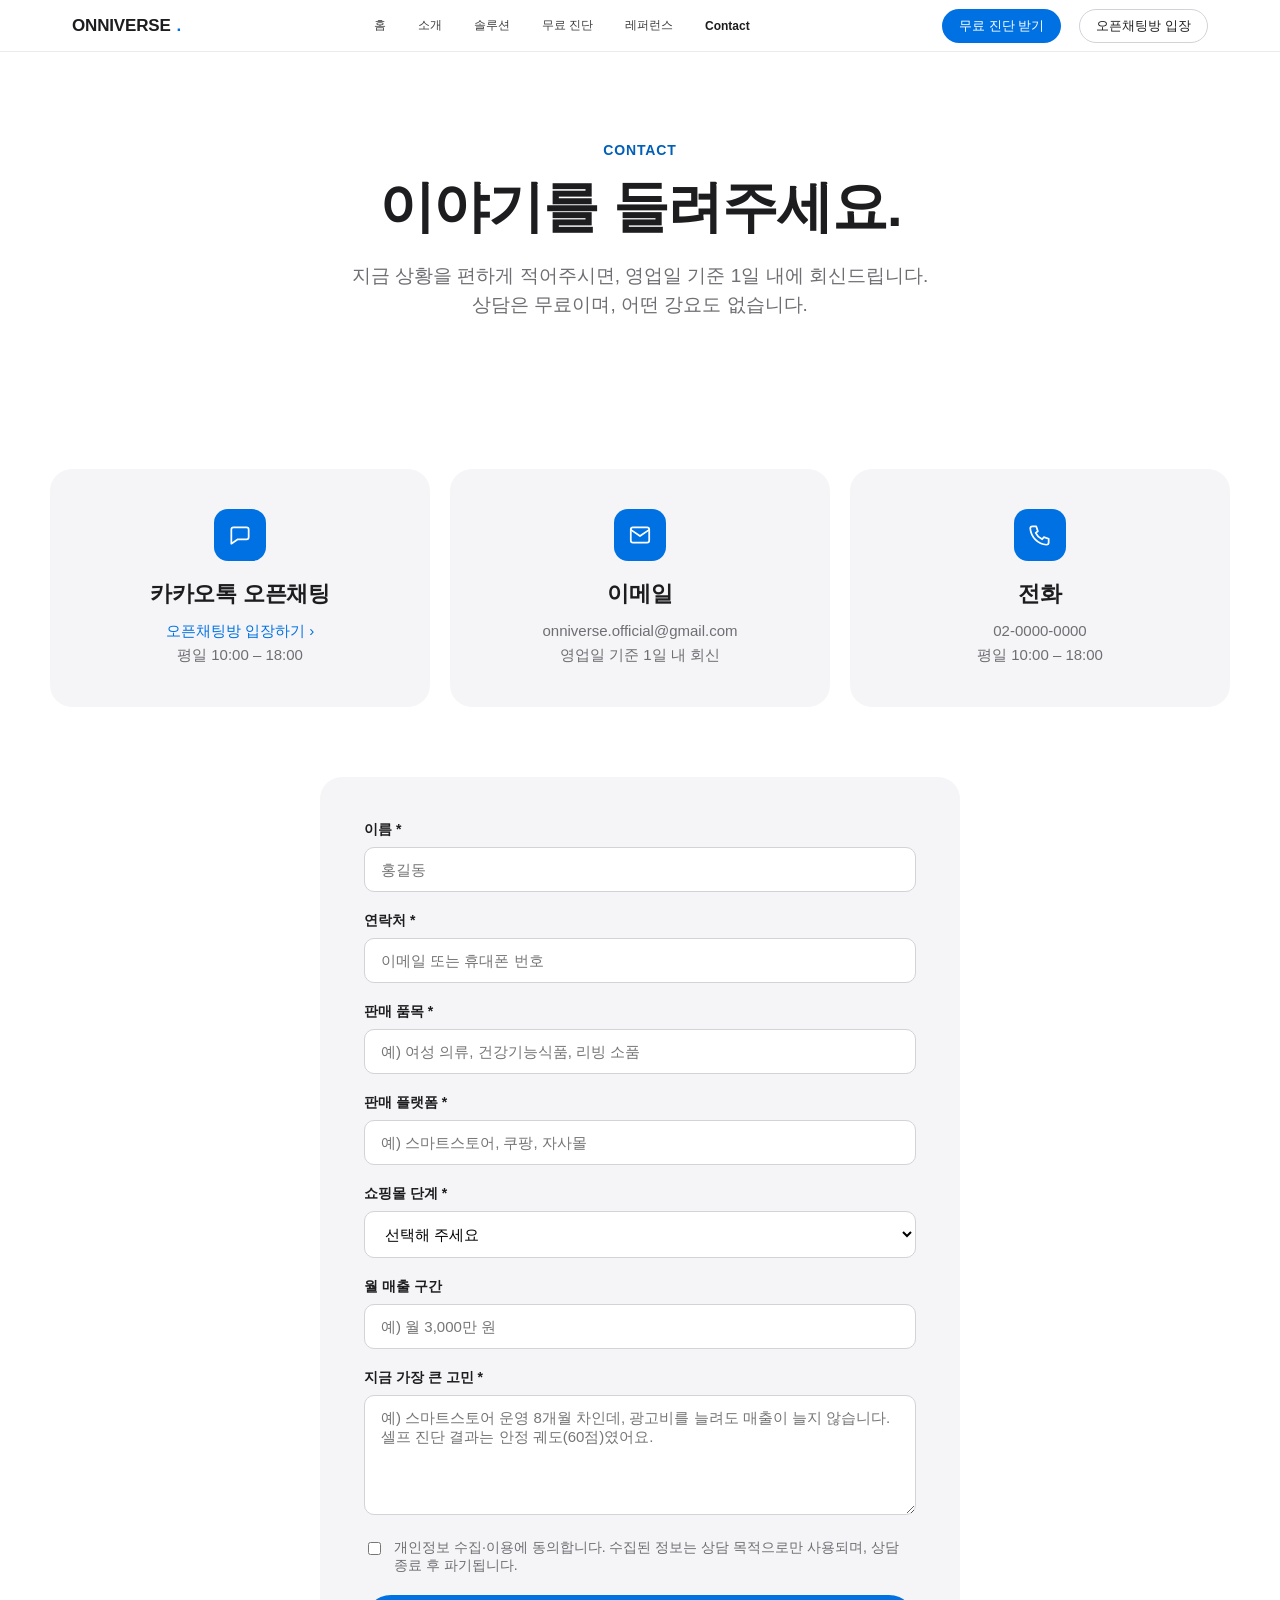
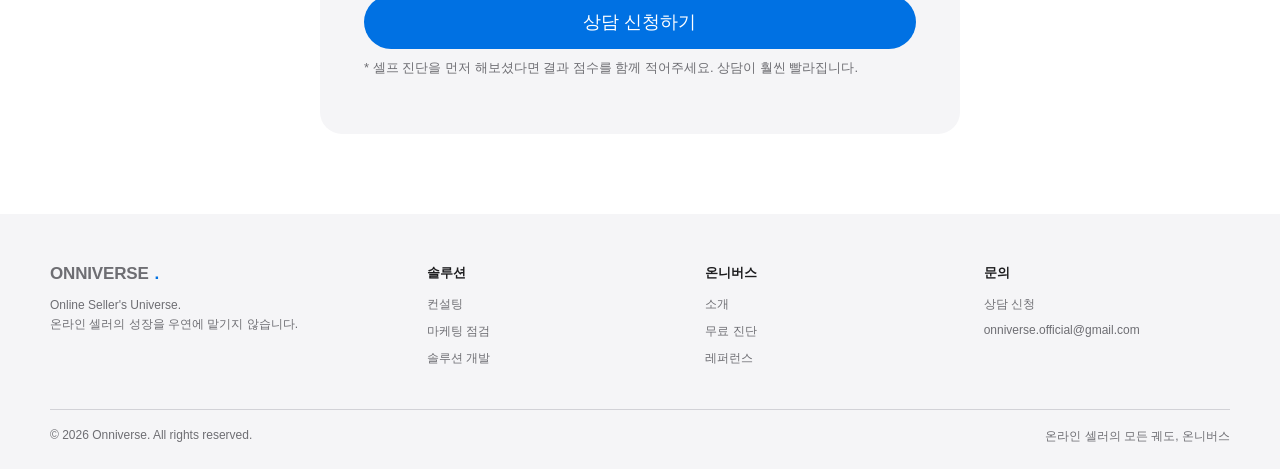
<file: contact.html>
<!DOCTYPE html>
<html lang="ko">
<head>
  <meta charset="UTF-8">
  <meta name="viewport" content="width=device-width, initial-scale=1.0">
  <title>Contact — 온니버스</title>
  <meta name="description" content="온니버스 상담 신청. 영업일 기준 1일 내에 회신드립니다.">
  <link rel="stylesheet" href="assets/css/style.css?v=4">
</head>
<body>

<nav class="nav">
  <div class="nav-inner">
    <a href="index.html" class="nav-logo">ONNIVERSE<span class="dot">.</span></a>
    <ul class="nav-menu">
      <li><a class="nav-link" href="index.html">홈</a></li>
      <li><a class="nav-link" href="about.html">소개</a></li>
      <li class="has-dropdown">
        <a class="nav-link" href="consulting.html">솔루션</a>
        <ul class="dropdown">
          <li><a href="consulting.html">컨설팅</a></li>
          <li><a href="marketing-audit.html">마케팅 점검</a></li>
          <li><a href="solution-dev.html">솔루션 개발</a></li>
        </ul>
      </li>
      <li><a class="nav-link" href="preview.html">무료 진단</a></li>
      <li><a class="nav-link" href="references.html">레퍼런스</a></li>
      <li><a class="nav-link active" aria-current="page" href="contact.html">Contact</a></li>
      <li class="nav-mobile-only"><a class="nav-link" href="https://open.kakao.com/o/gEB5UUCi" target="_blank" rel="noopener">오픈채팅방 입장</a></li>
    </ul>
    <div class="nav-cta">
      <a href="preview.html" class="btn btn-primary" style="padding:7px 16px;font-size:13px;">무료 진단 받기</a>
      <a href="https://open.kakao.com/o/gEB5UUCi" target="_blank" rel="noopener" class="btn btn-ghost" style="padding:7px 16px;font-size:13px;">오픈채팅방 입장</a>
      <button class="nav-toggle" aria-label="메뉴 열기">
        <svg width="20" height="20" viewBox="0 0 20 20" fill="none"><path d="M3 5h14M3 10h14M3 15h14" stroke="currentColor" stroke-width="1.5" stroke-linecap="round"/></svg>
      </button>
    </div>
  </div>
</nav>

<header class="page-header">
  <div class="section-eyebrow">Contact</div>
  <h1>이야기를 들려주세요.</h1>
  <p>지금 상황을 편하게 적어주시면, 영업일 기준 1일 내에 회신드립니다.<br>상담은 무료이며, 어떤 강요도 없습니다.</p>
</header>

<section class="section-tight">
  <div class="contact-info">
    <div class="card reveal">
      <div class="card-icon"><svg viewBox="0 0 24 24" width="26" height="26" fill="none" stroke="currentColor" stroke-width="1.6" stroke-linecap="round" stroke-linejoin="round" aria-hidden="true"><path d="M4 7a2 2 0 0 1 2-2h12a2 2 0 0 1 2 2v7a2 2 0 0 1-2 2h-8l-6 4z"/></svg></div>
      <h3>카카오톡 오픈채팅</h3>
      <p><a href="https://open.kakao.com/o/gEB5UUCi" target="_blank" rel="noopener" style="color:#0071e3;">오픈채팅방 입장하기 ›</a><br>평일 10:00 – 18:00</p>
    </div>
    <div class="card reveal">
      <div class="card-icon"><svg viewBox="0 0 24 24" width="26" height="26" fill="none" stroke="currentColor" stroke-width="1.6" stroke-linecap="round" stroke-linejoin="round" aria-hidden="true"><rect x="3.5" y="5" width="17" height="14" rx="2"/><path d="M4 7.5l8 5.5 8-5.5"/></svg></div>
      <h3>이메일</h3>
      <p>onniverse.official@gmail.com<br>영업일 기준 1일 내 회신</p>
    </div>
    <div class="card reveal">
      <div class="card-icon"><svg viewBox="0 0 24 24" width="26" height="26" fill="none" stroke="currentColor" stroke-width="1.6" stroke-linecap="round" stroke-linejoin="round" aria-hidden="true"><path d="M5 4h3.5L10 8.5 8 10a12.5 12.5 0 0 0 6 6l1.5-2 4.5 1.5V19a2 2 0 0 1-2 2A16.5 16.5 0 0 1 3 6a2 2 0 0 1 2-2z"/></svg></div>
      <h3>전화</h3>
      <p>02-0000-0000<br>평일 10:00 – 18:00</p>
    </div>
  </div>

  <div class="wrap">
    <div class="form-box reveal">
      <form id="contact-form">
        <div class="form-row">
          <label for="f-name">이름 *</label>
          <input type="text" id="f-name" required placeholder="홍길동">
        </div>
        <div class="form-row">
          <label for="f-contact">연락처 *</label>
          <input type="text" id="f-contact" required placeholder="이메일 또는 휴대폰 번호">
        </div>
        <div class="form-row">
          <label for="f-item">판매 품목 *</label>
          <input type="text" id="f-item" required placeholder="예) 여성 의류, 건강기능식품, 리빙 소품">
        </div>
        <div class="form-row">
          <label for="f-platform">판매 플랫폼 *</label>
          <input type="text" id="f-platform" required placeholder="예) 스마트스토어, 쿠팡, 자사몰">
        </div>
        <div class="form-row">
          <label for="f-stage">쇼핑몰 단계 *</label>
          <select id="f-stage" required>
            <option value="">선택해 주세요</option>
            <option>창업 준비 중</option>
            <option>운영 1년 ~ 3년</option>
            <option>운영 3년 이상</option>
          </select>
        </div>
        <div class="form-row">
          <label for="f-revenue">월 매출 구간</label>
          <input type="text" id="f-revenue" placeholder="예) 월 3,000만 원">
        </div>
        <div class="form-row">
          <label for="f-msg">지금 가장 큰 고민 *</label>
          <textarea id="f-msg" required placeholder="예) 스마트스토어 운영 8개월 차인데, 광고비를 늘려도 매출이 늘지 않습니다. 셀프 진단 결과는 안정 궤도(60점)였어요."></textarea>
        </div>
        <div class="form-row checkbox-row">
          <input type="checkbox" id="f-privacy" required>
          <label for="f-privacy" style="font-weight:400; margin:0;">개인정보 수집·이용에 동의합니다. 수집된 정보는 상담 목적으로만 사용되며, 상담 종료 후 파기됩니다.</label>
        </div>
        <button type="submit" class="btn btn-primary btn-lg" style="width:100%;">상담 신청하기</button>
        <p class="form-note">* 셀프 진단을 먼저 해보셨다면 결과 점수를 함께 적어주세요. 상담이 훨씬 빨라집니다.</p>
      </form>

      <div id="form-result" style="display:none; text-align:center; padding:20px 0;">
        <div style="font-size:44px; margin-bottom:16px;">🛰</div>
        <h3 style="font-size:24px; font-weight:700; margin:0 0 10px;">신청이 접수되었습니다.</h3>
        <p style="font-size:15px; color:#6e6e73; line-height:1.7;">영업일 기준 1일 내에 남겨주신 연락처로 회신드립니다.<br>그동안 무료 진단을 해보시는 건 어떨까요?</p>
        <a href="preview.html" class="btn btn-secondary" style="margin-top:10px;">무료 진단 해보기 ›</a>
      </div>
    </div>
  </div>
</section>

<footer class="footer">
  <div class="footer-top">
    <div class="footer-brand">
      <div class="nav-logo">ONNIVERSE<span class="dot">.</span></div>
      <p>Online Seller's Universe.<br>온라인 셀러의 성장을 우연에 맡기지 않습니다.</p>
    </div>
    <div class="footer-col">
      <h3>솔루션</h3>
      <ul>
        <li><a href="consulting.html">컨설팅</a></li>
        <li><a href="marketing-audit.html">마케팅 점검</a></li>
        <li><a href="solution-dev.html">솔루션 개발</a></li>
      </ul>
    </div>
    <div class="footer-col">
      <h3>온니버스</h3>
      <ul>
        <li><a href="about.html">소개</a></li>
        <li><a href="preview.html">무료 진단</a></li>
        <li><a href="references.html">레퍼런스</a></li>
      </ul>
    </div>
    <div class="footer-col">
      <h3>문의</h3>
      <ul>
        <li><a href="contact.html">상담 신청</a></li>
        <li><a href="mailto:onniverse.official@gmail.com">onniverse.official@gmail.com</a></li>
      </ul>
    </div>
  </div>
  <div class="footer-bottom">
    <span>© 2026 Onniverse. All rights reserved.</span>
    <span>온라인 셀러의 모든 궤도, 온니버스</span>
  </div>
</footer>

<script src="assets/js/main.js"></script>
</body>
</html>
</file>
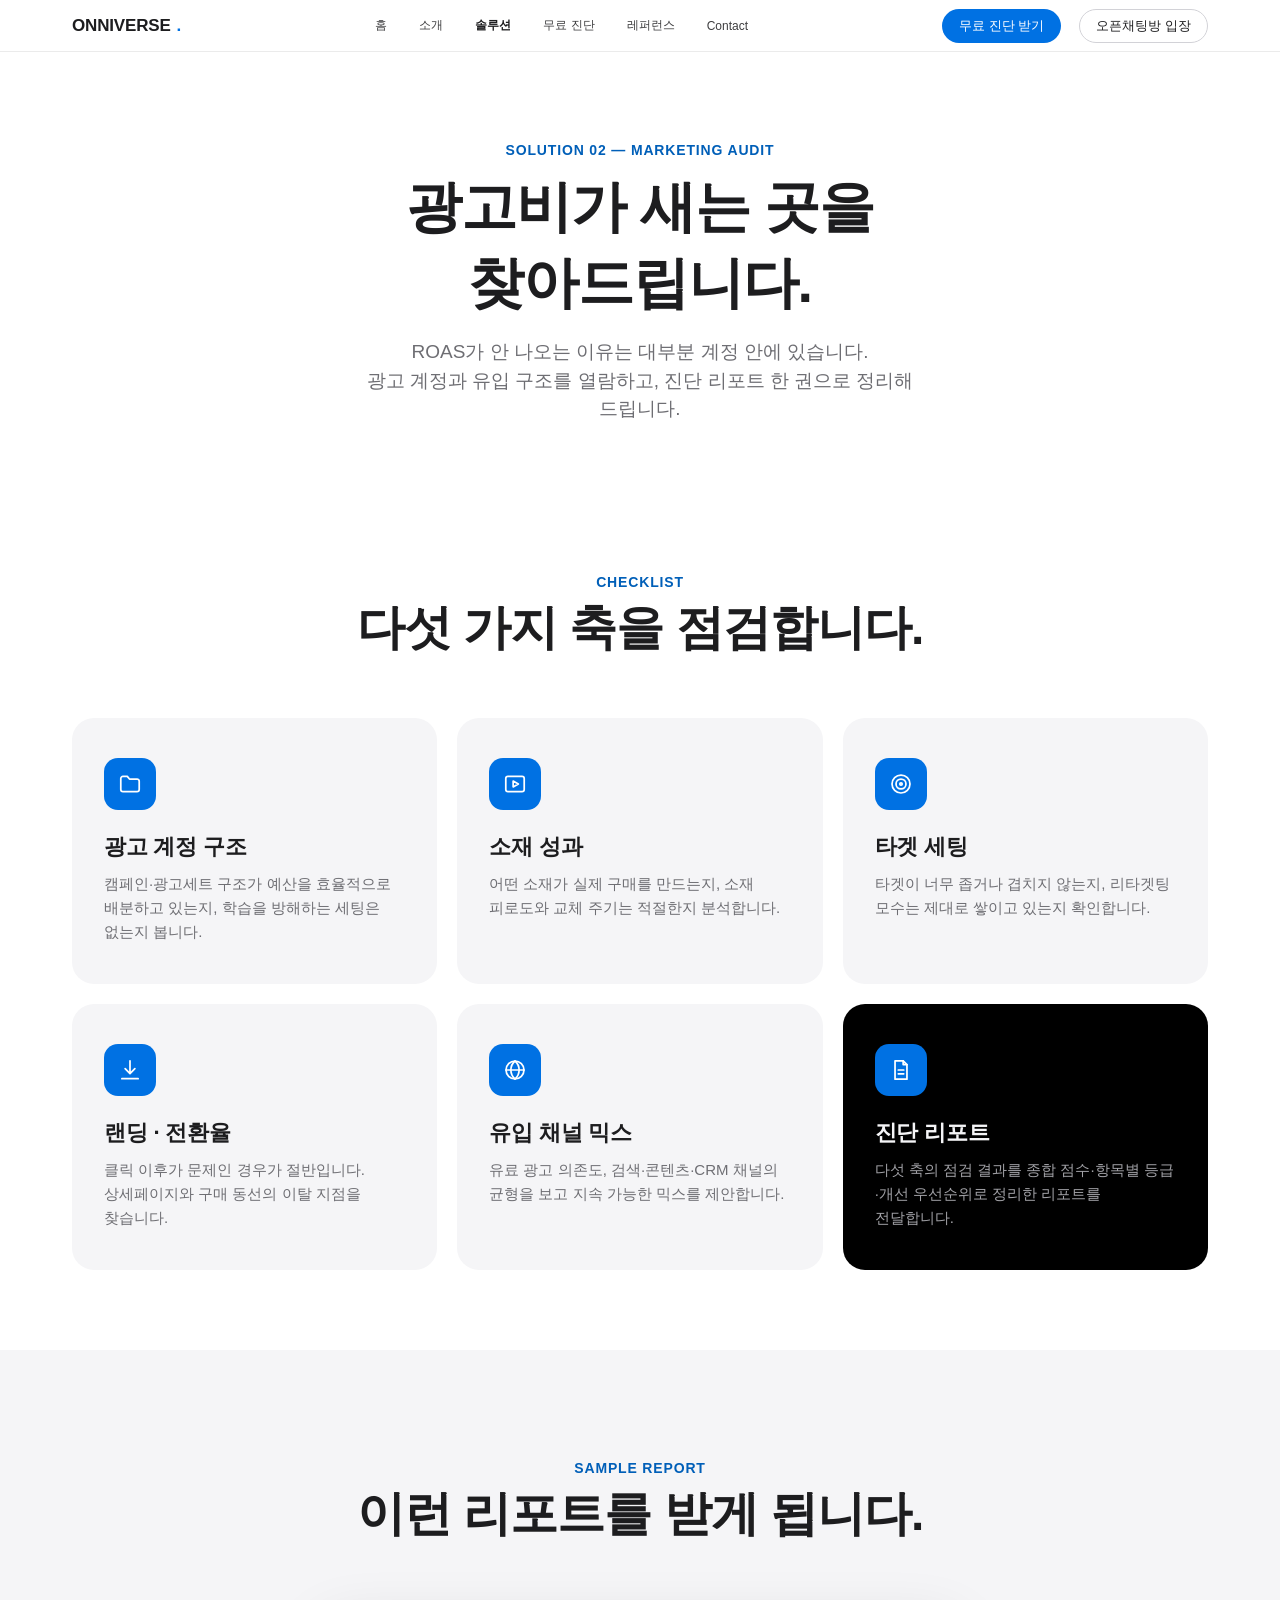
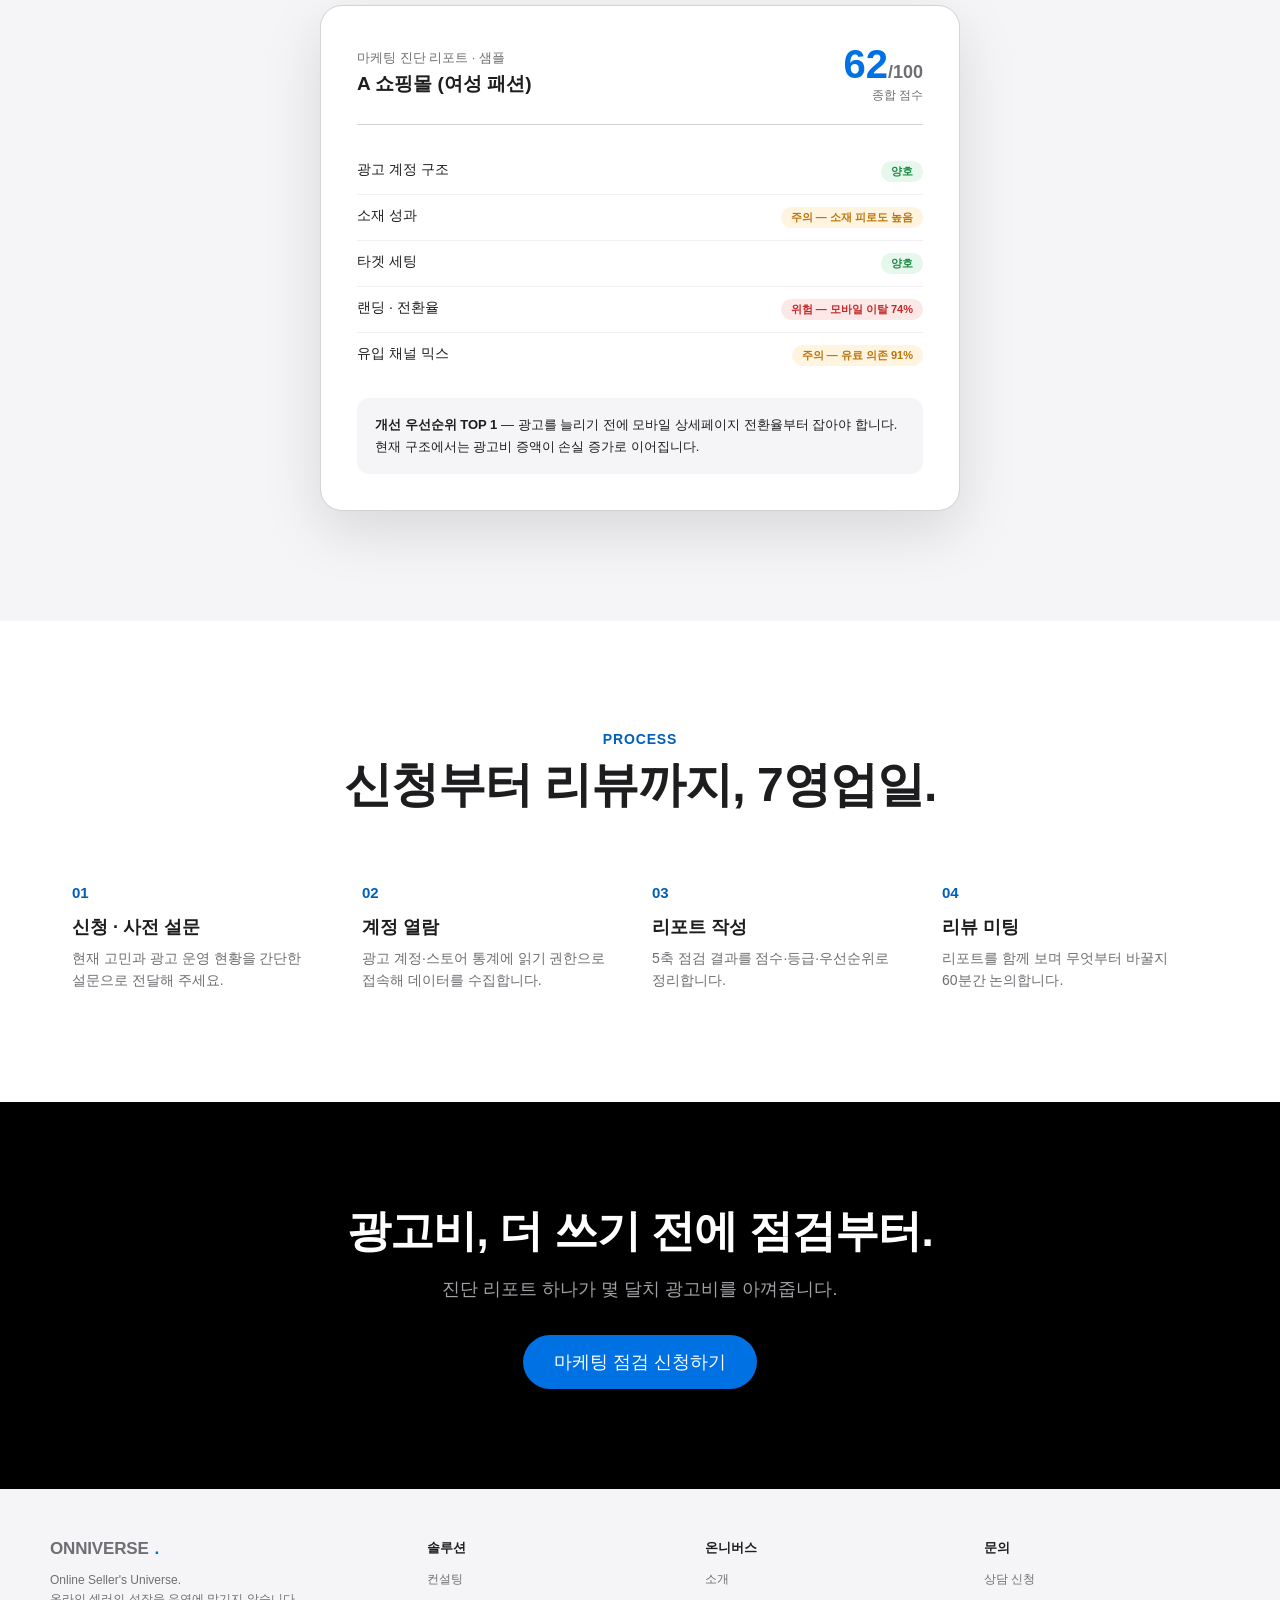
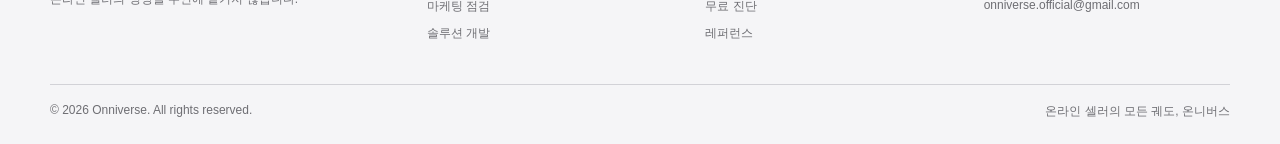
<file: marketing-audit.html>
<!DOCTYPE html>
<html lang="ko">
<head>
  <meta charset="UTF-8">
  <meta name="viewport" content="width=device-width, initial-scale=1.0">
  <title>마케팅 점검 — 온니버스</title>
  <meta name="description" content="광고비가 새는 곳을 찾아드립니다. 온니버스 마케팅 진단 리포트.">
  <link rel="stylesheet" href="assets/css/style.css?v=4">
</head>
<body>

<nav class="nav">
  <div class="nav-inner">
    <a href="index.html" class="nav-logo">ONNIVERSE<span class="dot">.</span></a>
    <ul class="nav-menu">
      <li><a class="nav-link" href="index.html">홈</a></li>
      <li><a class="nav-link" href="about.html">소개</a></li>
      <li class="has-dropdown">
        <a class="nav-link active" aria-current="page" href="consulting.html">솔루션</a>
        <ul class="dropdown">
          <li><a href="consulting.html">컨설팅</a></li>
          <li><a href="marketing-audit.html">마케팅 점검</a></li>
          <li><a href="solution-dev.html">솔루션 개발</a></li>
        </ul>
      </li>
      <li><a class="nav-link" href="preview.html">무료 진단</a></li>
      <li><a class="nav-link" href="references.html">레퍼런스</a></li>
      <li><a class="nav-link" href="contact.html">Contact</a></li>
      <li class="nav-mobile-only"><a class="nav-link" href="https://open.kakao.com/o/gEB5UUCi" target="_blank" rel="noopener">오픈채팅방 입장</a></li>
    </ul>
    <div class="nav-cta">
      <a href="preview.html" class="btn btn-primary" style="padding:7px 16px;font-size:13px;">무료 진단 받기</a>
      <a href="https://open.kakao.com/o/gEB5UUCi" target="_blank" rel="noopener" class="btn btn-ghost" style="padding:7px 16px;font-size:13px;">오픈채팅방 입장</a>
      <button class="nav-toggle" aria-label="메뉴 열기">
        <svg width="20" height="20" viewBox="0 0 20 20" fill="none"><path d="M3 5h14M3 10h14M3 15h14" stroke="currentColor" stroke-width="1.5" stroke-linecap="round"/></svg>
      </button>
    </div>
  </div>
</nav>

<header class="page-header">
  <div class="section-eyebrow">Solution 02 — Marketing Audit</div>
  <h1>광고비가 새는 곳을<br>찾아드립니다.</h1>
  <p>ROAS가 안 나오는 이유는 대부분 계정 안에 있습니다.<br>광고 계정과 유입 구조를 열람하고, 진단 리포트 한 권으로 정리해 드립니다.</p>
</header>

<section class="section-tight">
  <div class="wrap">
    <div class="section-head reveal">
      <div class="section-eyebrow">Checklist</div>
      <h2>다섯 가지 축을 점검합니다.</h2>
    </div>
    <div class="grid grid-3">
      <div class="card reveal">
        <div class="card-icon"><svg viewBox="0 0 24 24" width="26" height="26" fill="none" stroke="currentColor" stroke-width="1.6" stroke-linecap="round" stroke-linejoin="round" aria-hidden="true"><path d="M3.5 7a2 2 0 0 1 2-2h4l2 2.4h7a2 2 0 0 1 2 2V17a2 2 0 0 1-2 2h-13a2 2 0 0 1-2-2z"/></svg></div>
        <h3>광고 계정 구조</h3>
        <p>캠페인·광고세트 구조가 예산을 효율적으로 배분하고 있는지, 학습을 방해하는 세팅은 없는지 봅니다.</p>
      </div>
      <div class="card reveal">
        <div class="card-icon"><svg viewBox="0 0 24 24" width="26" height="26" fill="none" stroke="currentColor" stroke-width="1.6" stroke-linecap="round" stroke-linejoin="round" aria-hidden="true"><rect x="3.5" y="5" width="17" height="14" rx="2"/><path d="M10.3 9.3l4.8 2.7-4.8 2.7z"/></svg></div>
        <h3>소재 성과</h3>
        <p>어떤 소재가 실제 구매를 만드는지, 소재 피로도와 교체 주기는 적절한지 분석합니다.</p>
      </div>
      <div class="card reveal">
        <div class="card-icon"><svg viewBox="0 0 24 24" width="26" height="26" fill="none" stroke="currentColor" stroke-width="1.6" stroke-linecap="round" stroke-linejoin="round" aria-hidden="true"><circle cx="12" cy="12" r="8.3"/><circle cx="12" cy="12" r="4.6"/><circle cx="12" cy="12" r="1.1"/></svg></div>
        <h3>타겟 세팅</h3>
        <p>타겟이 너무 좁거나 겹치지 않는지, 리타겟팅 모수는 제대로 쌓이고 있는지 확인합니다.</p>
      </div>
      <div class="card reveal">
        <div class="card-icon"><svg viewBox="0 0 24 24" width="26" height="26" fill="none" stroke="currentColor" stroke-width="1.6" stroke-linecap="round" stroke-linejoin="round" aria-hidden="true"><path d="M12 3.5V15M7.5 10.8l4.5 4.5 4.5-4.5"/><path d="M4.5 20h15"/></svg></div>
        <h3>랜딩 · 전환율</h3>
        <p>클릭 이후가 문제인 경우가 절반입니다. 상세페이지와 구매 동선의 이탈 지점을 찾습니다.</p>
      </div>
      <div class="card reveal">
        <div class="card-icon"><svg viewBox="0 0 24 24" width="26" height="26" fill="none" stroke="currentColor" stroke-width="1.6" stroke-linecap="round" stroke-linejoin="round" aria-hidden="true"><circle cx="12" cy="12" r="8.3"/><path d="M3.7 12h16.6"/><path d="M12 3.7c2.5 2.2 3.8 5 3.8 8.3s-1.3 6.1-3.8 8.3c-2.5-2.2-3.8-5-3.8-8.3s1.3-6.1 3.8-8.3z"/></svg></div>
        <h3>유입 채널 믹스</h3>
        <p>유료 광고 의존도, 검색·콘텐츠·CRM 채널의 균형을 보고 지속 가능한 믹스를 제안합니다.</p>
      </div>
      <div class="card reveal" style="background:#000; color:#f5f5f7;">
        <div class="card-icon"><svg viewBox="0 0 24 24" width="26" height="26" fill="none" stroke="currentColor" stroke-width="1.6" stroke-linecap="round" stroke-linejoin="round" aria-hidden="true"><path d="M6.5 3.5h7.5l3.5 3.5v13.5h-11z"/><path d="M14 3.5V7h3.5M9.5 12h5M9.5 15.5h5"/></svg></div>
        <h3>진단 리포트</h3>
        <p style="color:#a1a1a6;">다섯 축의 점검 결과를 종합 점수·항목별 등급·개선 우선순위로 정리한 리포트를 전달합니다.</p>
      </div>
    </div>
  </div>
</section>

<section class="section section-gray">
  <div class="wrap">
    <div class="section-head reveal">
      <div class="section-eyebrow">Sample Report</div>
      <h2>이런 리포트를 받게 됩니다.</h2>
    </div>
    <div class="mock-report reveal">
      <div class="mock-head">
        <div>
          <div style="font-size:13px; color:#6e6e73;">마케팅 진단 리포트 · 샘플</div>
          <div style="font-size:19px; font-weight:700; margin-top:4px;">A 쇼핑몰 (여성 패션)</div>
        </div>
        <div style="text-align:right;">
          <div class="mock-score">62<span style="font-size:18px; color:#6e6e73;">/100</span></div>
          <div style="font-size:12px; color:#6e6e73;">종합 점수</div>
        </div>
      </div>
      <div class="mock-row"><span>광고 계정 구조</span><span class="mock-badge good">양호</span></div>
      <div class="mock-row"><span>소재 성과</span><span class="mock-badge warn">주의 — 소재 피로도 높음</span></div>
      <div class="mock-row"><span>타겟 세팅</span><span class="mock-badge good">양호</span></div>
      <div class="mock-row"><span>랜딩 · 전환율</span><span class="mock-badge bad">위험 — 모바일 이탈 74%</span></div>
      <div class="mock-row" style="border-bottom:none;"><span>유입 채널 믹스</span><span class="mock-badge warn">주의 — 유료 의존 91%</span></div>
      <div style="margin-top:20px; padding:16px 18px; background:#f5f5f7; border-radius:12px; font-size:13px; line-height:1.7; color:#1d1d1f;">
        <strong>개선 우선순위 TOP 1</strong> — 광고를 늘리기 전에 모바일 상세페이지 전환율부터 잡아야 합니다. 현재 구조에서는 광고비 증액이 손실 증가로 이어집니다.
      </div>
    </div>
  </div>
</section>

<section class="section">
  <div class="wrap">
    <div class="section-head reveal">
      <div class="section-eyebrow">Process</div>
      <h2>신청부터 리뷰까지, 7영업일.</h2>
    </div>
    <div class="steps reveal" style="grid-template-columns: repeat(4, 1fr);">
      <div class="step">
        <div class="step-num">01</div>
        <h3>신청 · 사전 설문</h3>
        <p>현재 고민과 광고 운영 현황을 간단한 설문으로 전달해 주세요.</p>
      </div>
      <div class="step">
        <div class="step-num">02</div>
        <h3>계정 열람</h3>
        <p>광고 계정·스토어 통계에 읽기 권한으로 접속해 데이터를 수집합니다.</p>
      </div>
      <div class="step">
        <div class="step-num">03</div>
        <h3>리포트 작성</h3>
        <p>5축 점검 결과를 점수·등급·우선순위로 정리합니다.</p>
      </div>
      <div class="step">
        <div class="step-num">04</div>
        <h3>리뷰 미팅</h3>
        <p>리포트를 함께 보며 무엇부터 바꿀지 60분간 논의합니다.</p>
      </div>
    </div>
  </div>
</section>

<section class="cta-banner">
  <h2>광고비, 더 쓰기 전에 점검부터.</h2>
  <p>진단 리포트 하나가 몇 달치 광고비를 아껴줍니다.</p>
  <a href="contact.html" class="btn btn-primary btn-lg">마케팅 점검 신청하기</a>
</section>

<footer class="footer">
  <div class="footer-top">
    <div class="footer-brand">
      <div class="nav-logo">ONNIVERSE<span class="dot">.</span></div>
      <p>Online Seller's Universe.<br>온라인 셀러의 성장을 우연에 맡기지 않습니다.</p>
    </div>
    <div class="footer-col">
      <h3>솔루션</h3>
      <ul>
        <li><a href="consulting.html">컨설팅</a></li>
        <li><a href="marketing-audit.html">마케팅 점검</a></li>
        <li><a href="solution-dev.html">솔루션 개발</a></li>
      </ul>
    </div>
    <div class="footer-col">
      <h3>온니버스</h3>
      <ul>
        <li><a href="about.html">소개</a></li>
        <li><a href="preview.html">무료 진단</a></li>
        <li><a href="references.html">레퍼런스</a></li>
      </ul>
    </div>
    <div class="footer-col">
      <h3>문의</h3>
      <ul>
        <li><a href="contact.html">상담 신청</a></li>
        <li><a href="mailto:onniverse.official@gmail.com">onniverse.official@gmail.com</a></li>
      </ul>
    </div>
  </div>
  <div class="footer-bottom">
    <span>© 2026 Onniverse. All rights reserved.</span>
    <span>온라인 셀러의 모든 궤도, 온니버스</span>
  </div>
</footer>

<script src="assets/js/main.js"></script>
</body>
</html>
</file>
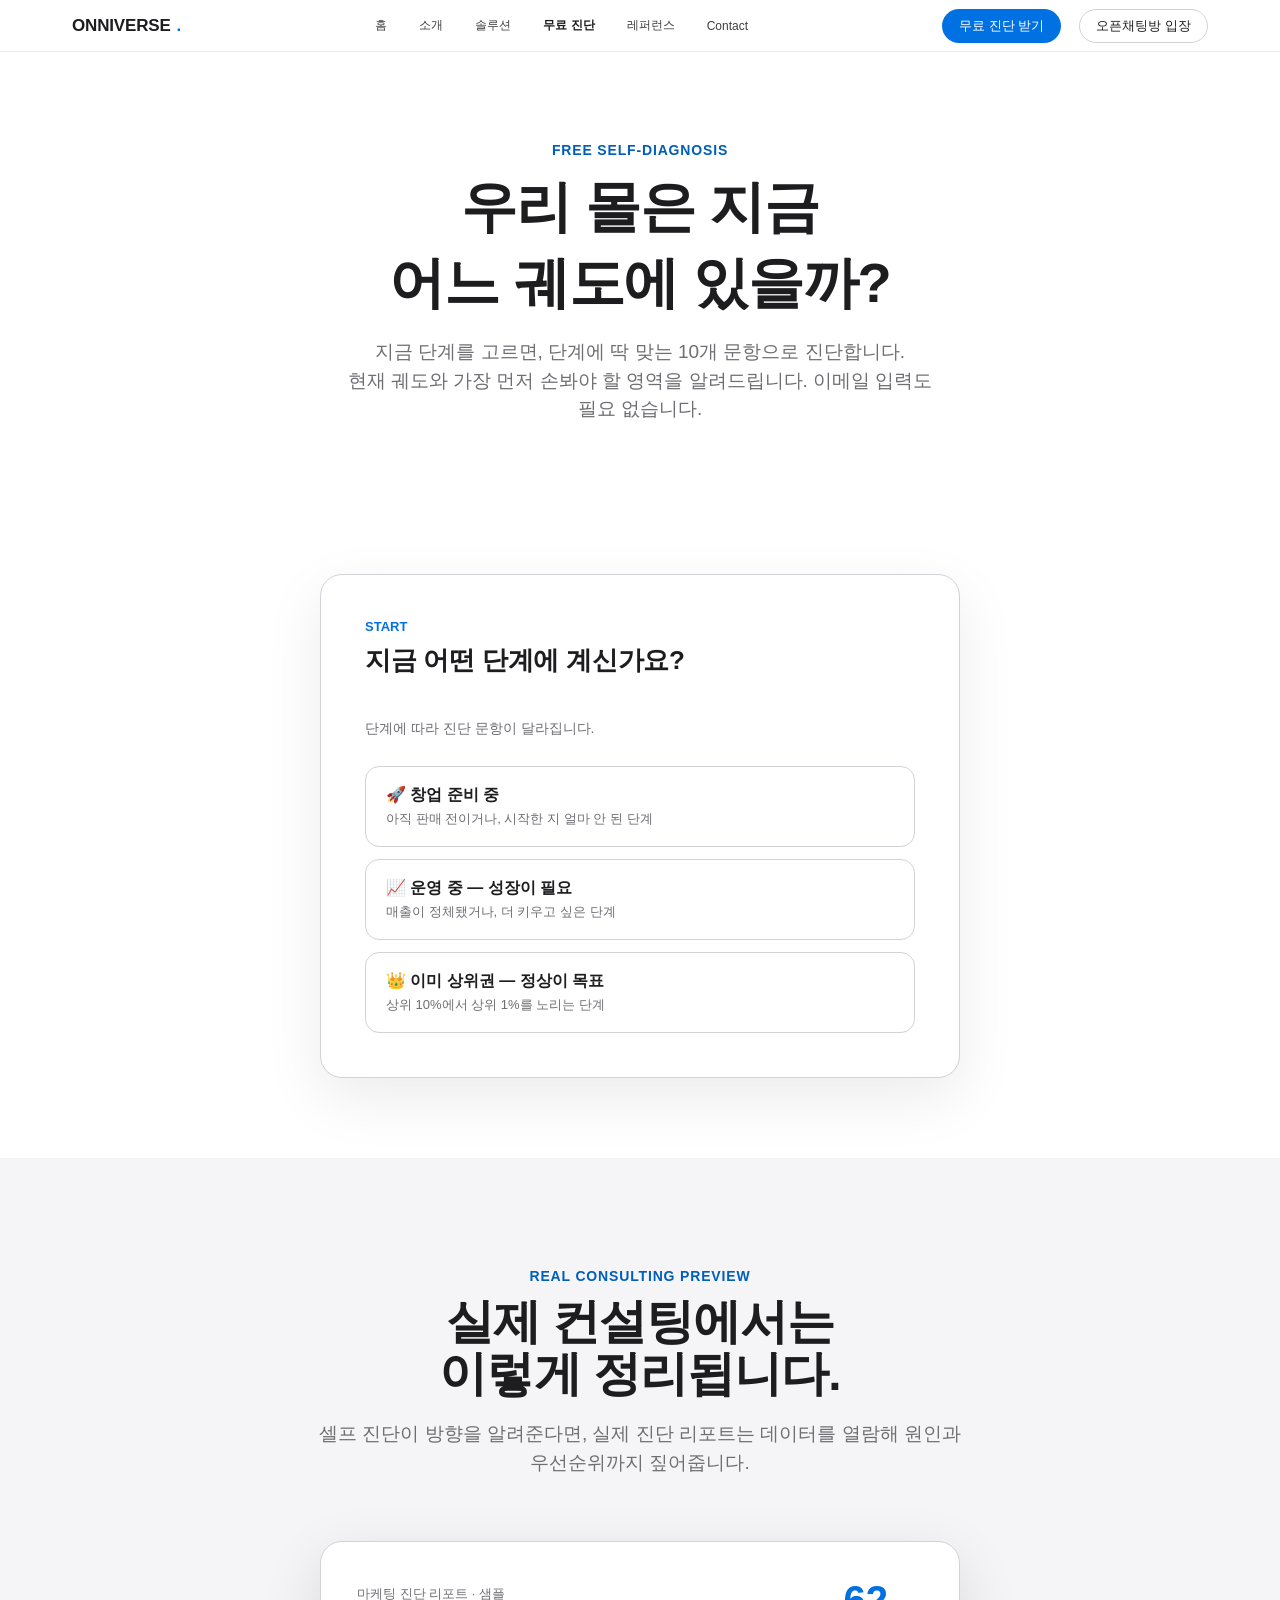
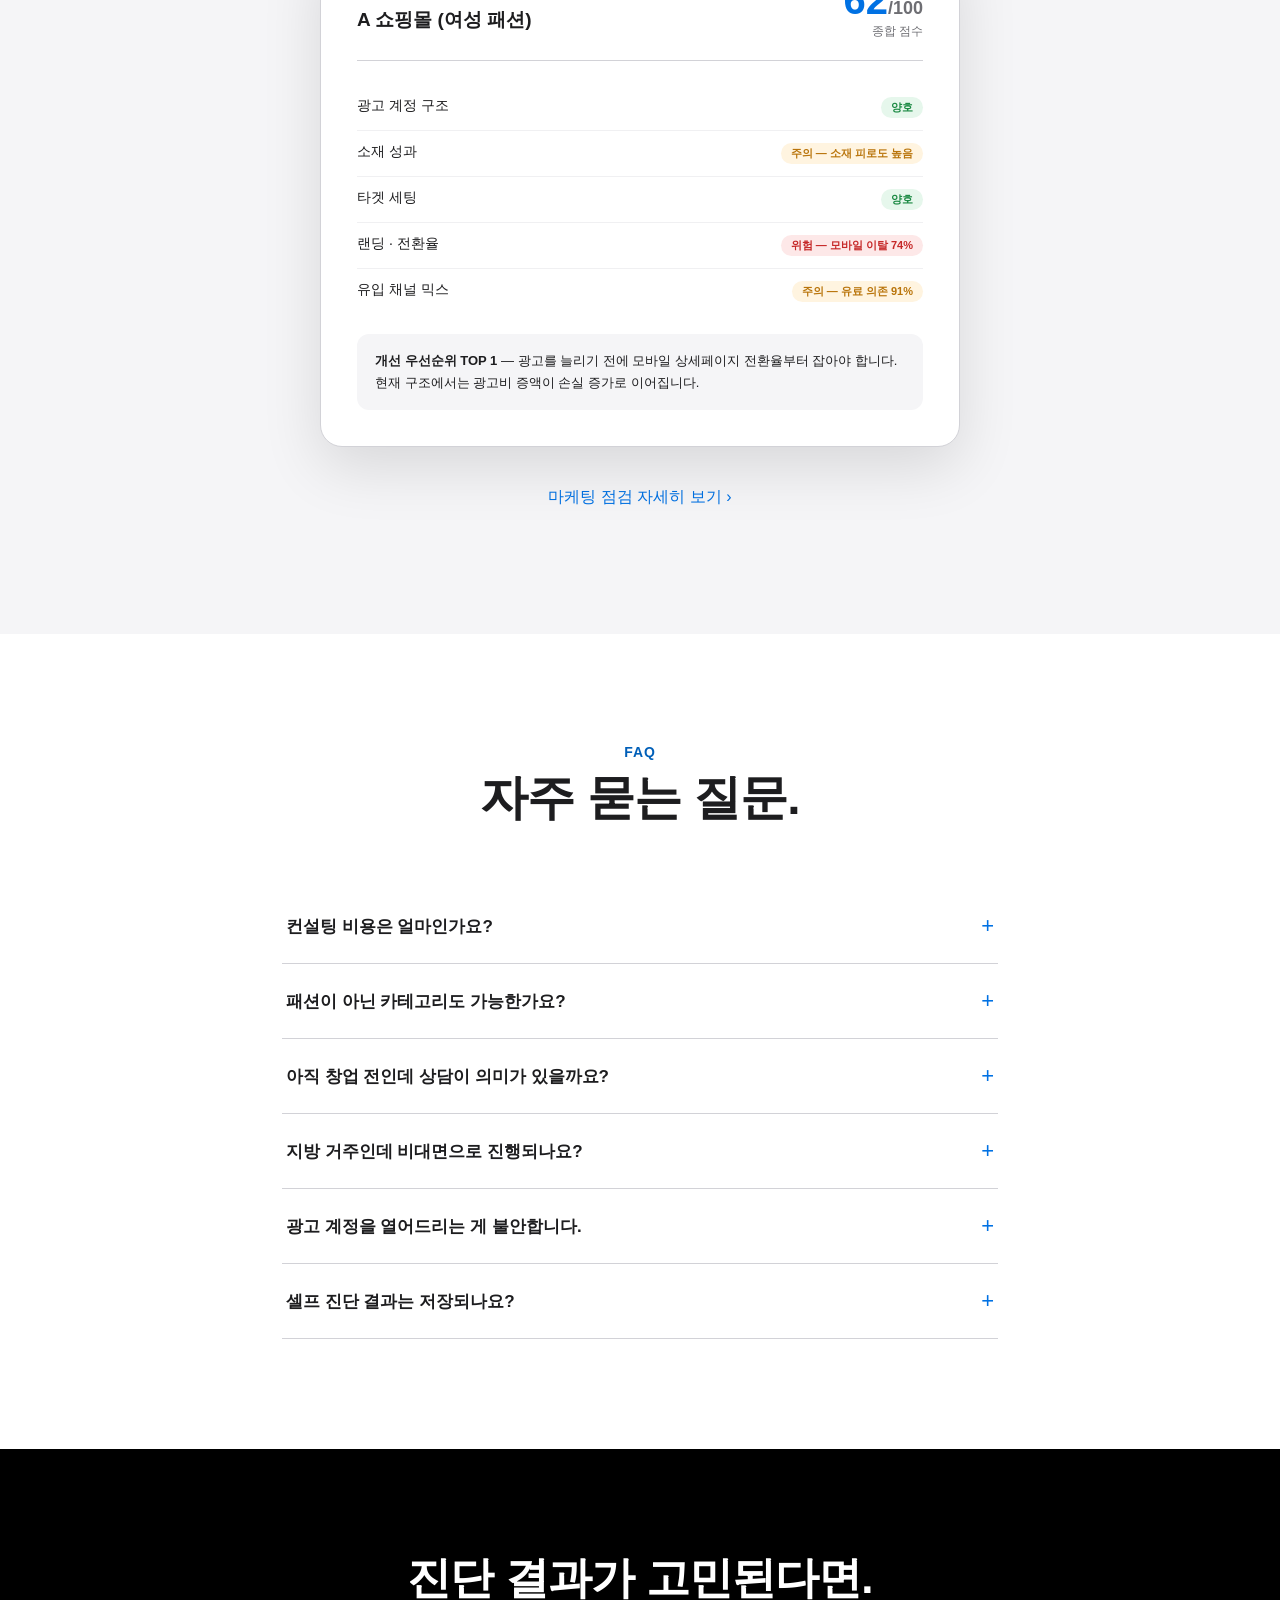
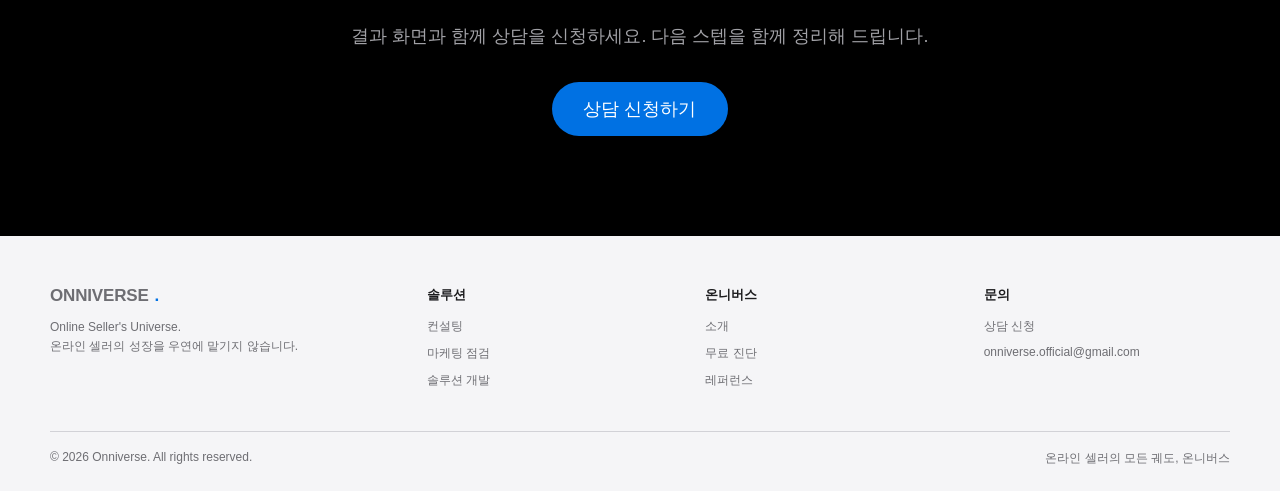
<file: preview.html>
<!DOCTYPE html>
<html lang="ko">
<head>
  <meta charset="UTF-8">
  <meta name="viewport" content="width=device-width, initial-scale=1.0">
  <title>무료 진단 — 온니버스</title>
  <meta name="description" content="10문항으로 알아보는 우리 쇼핑몰의 현재 궤도. 온니버스 무료 셀프 진단.">
  <link rel="stylesheet" href="assets/css/style.css?v=4">
</head>
<body>

<nav class="nav">
  <div class="nav-inner">
    <a href="index.html" class="nav-logo">ONNIVERSE<span class="dot">.</span></a>
    <ul class="nav-menu">
      <li><a class="nav-link" href="index.html">홈</a></li>
      <li><a class="nav-link" href="about.html">소개</a></li>
      <li class="has-dropdown">
        <a class="nav-link" href="consulting.html">솔루션</a>
        <ul class="dropdown">
          <li><a href="consulting.html">컨설팅</a></li>
          <li><a href="marketing-audit.html">마케팅 점검</a></li>
          <li><a href="solution-dev.html">솔루션 개발</a></li>
        </ul>
      </li>
      <li><a class="nav-link active" aria-current="page" href="preview.html">무료 진단</a></li>
      <li><a class="nav-link" href="references.html">레퍼런스</a></li>
      <li><a class="nav-link" href="contact.html">Contact</a></li>
      <li class="nav-mobile-only"><a class="nav-link" href="https://open.kakao.com/o/gEB5UUCi" target="_blank" rel="noopener">오픈채팅방 입장</a></li>
    </ul>
    <div class="nav-cta">
      <a href="preview.html" class="btn btn-primary" style="padding:7px 16px;font-size:13px;">무료 진단 받기</a>
      <a href="https://open.kakao.com/o/gEB5UUCi" target="_blank" rel="noopener" class="btn btn-ghost" style="padding:7px 16px;font-size:13px;">오픈채팅방 입장</a>
      <button class="nav-toggle" aria-label="메뉴 열기">
        <svg width="20" height="20" viewBox="0 0 20 20" fill="none"><path d="M3 5h14M3 10h14M3 15h14" stroke="currentColor" stroke-width="1.5" stroke-linecap="round"/></svg>
      </button>
    </div>
  </div>
</nav>

<header class="page-header">
  <div class="section-eyebrow">Free Self-Diagnosis</div>
  <h1>우리 몰은 지금<br>어느 궤도에 있을까?</h1>
  <p>지금 단계를 고르면, 단계에 딱 맞는 10개 문항으로 진단합니다.<br>현재 궤도와 가장 먼저 손봐야 할 영역을 알려드립니다. 이메일 입력도 필요 없습니다.</p>
</header>

<!-- Quiz -->
<section class="section-tight" id="diagnosis">
  <div class="wrap">
    <div class="quiz-box reveal" id="quiz-box">
      <!-- Audience select stage -->
      <div id="quiz-audience">
        <div class="quiz-step-label">START</div>
        <p class="quiz-q">지금 어떤 단계에 계신가요?</p>
        <p class="quiz-hint">단계에 따라 진단 문항이 달라집니다.</p>
        <div class="audience-options">
          <button data-aud="startup"><b>🚀 창업 준비 중</b><span>아직 판매 전이거나, 시작한 지 얼마 안 된 단계</span></button>
          <button data-aud="growth"><b>📈 운영 중 — 성장이 필요</b><span>매출이 정체됐거나, 더 키우고 싶은 단계</span></button>
          <button data-aud="elite"><b>👑 이미 상위권 — 정상이 목표</b><span>상위 10%에서 상위 1%를 노리는 단계</span></button>
        </div>
      </div>

      <!-- Quiz stage -->
      <div id="quiz-stage" style="display:none;">
        <div class="quiz-progress"><div class="bar" id="quiz-bar"></div></div>
        <div class="quiz-step-label" id="quiz-step">Q1 / 10</div>
        <p class="quiz-q" id="quiz-q"></p>
        <p class="quiz-hint">솔직하게 답할수록 정확한 결과가 나옵니다.</p>
        <div class="quiz-actions">
          <button id="quiz-yes">예</button>
          <button id="quiz-no">아니오</button>
        </div>
        <button class="quiz-back" id="quiz-back" style="visibility:hidden;">‹ 이전 문항으로</button>
      </div>

      <!-- Result stage -->
      <div class="quiz-result" id="quiz-result" style="display:none;">
        <div class="result-ring">
          <svg width="140" height="140" viewBox="0 0 140 140">
            <circle class="track" cx="70" cy="70" r="60"></circle>
            <circle class="value" id="result-circle" cx="70" cy="70" r="60"></circle>
          </svg>
          <div class="score"><b id="result-score">0</b><span>/ 100점</span></div>
        </div>
        <h3 class="result-tier" id="result-tier"></h3>
        <p class="result-desc" id="result-desc"></p>
        <div class="result-reco">
          <h3>온니버스의 추천</h3>
          <ul id="result-reco-list"></ul>
        </div>
        <div class="result-cta">
          <a href="contact.html" class="btn btn-primary" id="result-cta-btn">상담 신청하기</a>
          <button class="btn btn-ghost" id="quiz-restart">다시 진단하기</button>
        </div>
      </div>
    </div>
  </div>
</section>

<!-- Sample report -->
<section class="section section-gray">
  <div class="wrap">
    <div class="section-head reveal">
      <div class="section-eyebrow">Real Consulting Preview</div>
      <h2>실제 컨설팅에서는<br>이렇게 정리됩니다.</h2>
      <p>셀프 진단이 방향을 알려준다면, 실제 진단 리포트는 데이터를 열람해 원인과 우선순위까지 짚어줍니다.</p>
    </div>
    <div class="mock-report reveal">
      <div class="mock-head">
        <div>
          <div style="font-size:13px; color:#6e6e73;">마케팅 진단 리포트 · 샘플</div>
          <div style="font-size:19px; font-weight:700; margin-top:4px;">A 쇼핑몰 (여성 패션)</div>
        </div>
        <div style="text-align:right;">
          <div class="mock-score">62<span style="font-size:18px; color:#6e6e73;">/100</span></div>
          <div style="font-size:12px; color:#6e6e73;">종합 점수</div>
        </div>
      </div>
      <div class="mock-row"><span>광고 계정 구조</span><span class="mock-badge good">양호</span></div>
      <div class="mock-row"><span>소재 성과</span><span class="mock-badge warn">주의 — 소재 피로도 높음</span></div>
      <div class="mock-row"><span>타겟 세팅</span><span class="mock-badge good">양호</span></div>
      <div class="mock-row"><span>랜딩 · 전환율</span><span class="mock-badge bad">위험 — 모바일 이탈 74%</span></div>
      <div class="mock-row" style="border-bottom:none;"><span>유입 채널 믹스</span><span class="mock-badge warn">주의 — 유료 의존 91%</span></div>
      <div style="margin-top:20px; padding:16px 18px; background:#f5f5f7; border-radius:12px; font-size:13px; line-height:1.7; color:#1d1d1f;">
        <strong>개선 우선순위 TOP 1</strong> — 광고를 늘리기 전에 모바일 상세페이지 전환율부터 잡아야 합니다. 현재 구조에서는 광고비 증액이 손실 증가로 이어집니다.
      </div>
    </div>
    <p class="text-center mt-40"><a href="marketing-audit.html" class="link-arrow">마케팅 점검 자세히 보기 ›</a></p>
  </div>
</section>

<!-- FAQ -->
<section class="section">
  <div class="wrap" style="max-width:760px;">
    <div class="section-head reveal">
      <div class="section-eyebrow">FAQ</div>
      <h2>자주 묻는 질문.</h2>
    </div>
    <div class="reveal">
      <div class="accordion-item">
        <button class="accordion-q">컨설팅 비용은 얼마인가요?<span class="plus">+</span></button>
        <div class="accordion-a"><div class="accordion-a-inner">스토어 규모와 진행 범위(단건 진단 / 1개월 집중 / 3개월 동행)에 따라 달라집니다. 상담 신청 시 현재 상황을 알려주시면, 미팅 전에 예상 견적 범위를 먼저 안내드립니다. 상담 자체는 무료입니다.</div></div>
      </div>
      <div class="accordion-item">
        <button class="accordion-q">패션이 아닌 카테고리도 가능한가요?<span class="plus">+</span></button>
        <div class="accordion-a"><div class="accordion-a-inner">가능합니다. 패션·리빙·식품·뷰티 등 다양한 카테고리를 진행해 왔습니다. 진단 프레임워크(상품·트래픽·전환)는 카테고리와 무관하게 적용되며, 카테고리 특수성은 데이터 열람 단계에서 반영합니다.</div></div>
      </div>
      <div class="accordion-item">
        <button class="accordion-q">아직 창업 전인데 상담이 의미가 있을까요?<span class="plus">+</span></button>
        <div class="accordion-a"><div class="accordion-a-inner">창업 전이 오히려 컨설팅 효과가 가장 큰 시기입니다. 아이템 검증과 채널 선택을 데이터로 하고 시작하면, 초기 6개월의 시행착오 비용을 크게 줄일 수 있습니다. 창업 트랙 컨설팅을 참고해 주세요.</div></div>
      </div>
      <div class="accordion-item">
        <button class="accordion-q">지방 거주인데 비대면으로 진행되나요?<span class="plus">+</span></button>
        <div class="accordion-a"><div class="accordion-a-inner">모든 과정은 화상 미팅과 온라인 협업 도구로 진행 가능합니다. 실제 진행 고객의 절반 이상이 비대면으로 진행하고 있으며, 대면 미팅을 원하시는 경우 별도 조율이 가능합니다.</div></div>
      </div>
      <div class="accordion-item">
        <button class="accordion-q">광고 계정을 열어드리는 게 불안합니다.<span class="plus">+</span></button>
        <div class="accordion-a"><div class="accordion-a-inner">계정 접근은 읽기(분석가) 권한만 요청하며, 진단 종료 후 즉시 권한을 회수하시면 됩니다. 착수 전 비밀유지 조항이 포함된 계약서를 체결하고, 데이터는 리포트 작성 목적 외에 사용하지 않습니다.</div></div>
      </div>
      <div class="accordion-item">
        <button class="accordion-q">셀프 진단 결과는 저장되나요?<span class="plus">+</span></button>
        <div class="accordion-a"><div class="accordion-a-inner">아니요. 셀프 진단은 브라우저 안에서만 동작하며 어떤 정보도 서버로 전송하거나 저장하지 않습니다. 결과 화면을 캡처해 두시면 상담 시 참고 자료로 활용하실 수 있습니다.</div></div>
      </div>
    </div>
  </div>
</section>

<section class="cta-banner">
  <h2>진단 결과가 고민된다면.</h2>
  <p>결과 화면과 함께 상담을 신청하세요. 다음 스텝을 함께 정리해 드립니다.</p>
  <a href="contact.html" class="btn btn-primary btn-lg">상담 신청하기</a>
</section>

<footer class="footer">
  <div class="footer-top">
    <div class="footer-brand">
      <div class="nav-logo">ONNIVERSE<span class="dot">.</span></div>
      <p>Online Seller's Universe.<br>온라인 셀러의 성장을 우연에 맡기지 않습니다.</p>
    </div>
    <div class="footer-col">
      <h3>솔루션</h3>
      <ul>
        <li><a href="consulting.html">컨설팅</a></li>
        <li><a href="marketing-audit.html">마케팅 점검</a></li>
        <li><a href="solution-dev.html">솔루션 개발</a></li>
      </ul>
    </div>
    <div class="footer-col">
      <h3>온니버스</h3>
      <ul>
        <li><a href="about.html">소개</a></li>
        <li><a href="preview.html">무료 진단</a></li>
        <li><a href="references.html">레퍼런스</a></li>
      </ul>
    </div>
    <div class="footer-col">
      <h3>문의</h3>
      <ul>
        <li><a href="contact.html">상담 신청</a></li>
        <li><a href="mailto:onniverse.official@gmail.com">onniverse.official@gmail.com</a></li>
      </ul>
    </div>
  </div>
  <div class="footer-bottom">
    <span>© 2026 Onniverse. All rights reserved.</span>
    <span>온라인 셀러의 모든 궤도, 온니버스</span>
  </div>
</footer>

<script src="assets/js/main.js"></script>
<script>
// 셀프 진단 퀴즈 — 타겟별 분기형
(function () {
  const DATA = {
    startup: {
      questions: [
        '팔려는 아이템의 원가·수수료·광고비를 뺀 실마진율을 숫자로 말할 수 있다.',
        '경쟁 상품 10개 이상의 가격·리뷰·판매량을 직접 조사해 봤다.',
        '"누가, 왜 우리 것을 사야 하는가"에 대한 답이 한 문장으로 있다.',
        '첫 판매 채널(스마트스토어·자사몰·오픈마켓)을 데이터 근거로 정했다.',
        '초기 3개월 운영 자금과 광고 예산을 분리해서 잡아뒀다.',
        '사입·제작·위탁 중 무엇으로 시작할지 공급 방식을 확정했다.',
        '본격 런칭 전에 소액으로 수요를 검증할 방법을 갖고 있다.',
        '상세페이지에서 강조할 핵심 소구점이 정리되어 있다.',
        '사업자등록·통신판매업 신고 등 행정 절차를 파악하고 있다.',
        '실패로 판단할 손절 기준(기간·금액)을 미리 정해뒀다.'
      ],
      tiers: [
        {
          max: 3, name: '🌑 아이디어 궤도',
          desc: '아이템은 있지만 검증은 아직입니다. 지금 그대로 런칭하면 시행착오 비용을 수업료로 내게 됩니다. 열정보다 숫자 검증이 먼저입니다.',
          reco: ['컨설팅 창업 트랙 — 아이템 검증과 마진 구조 설계부터', '경쟁·수요 조사의 기준 데이터 만들기'],
          link: 'consulting.html', linkLabel: '창업 트랙 알아보기'
        },
        {
          max: 7, name: '🌒 발사 준비 궤도',
          desc: '방향은 잡혔지만 몇 가지 핵심 검증이 비어 있습니다. 지금 비어 있는 항목이 런칭 후 가장 비싼 문제로 돌아옵니다.',
          reco: ['컨설팅 창업 트랙 — 비어 있는 검증 항목 집중 보완', '소액 수요 테스트로 런칭 리스크 줄이기'],
          link: 'consulting.html', linkLabel: '창업 트랙 알아보기'
        },
        {
          max: 10, name: '🚀 카운트다운',
          desc: '발사 준비가 거의 끝났습니다. 이제 실행 순서와 초기 광고 구조를 잡고, 런칭 후 첫 90일 계획을 세우면 됩니다.',
          reco: ['컨설팅 창업 트랙(단건 진단) — 런칭 플랜 최종 점검', '런칭 후 첫 90일 성장 로드맵 설계'],
          link: 'consulting.html', linkLabel: '창업 트랙 알아보기'
        }
      ]
    },
    growth: {
      questions: [
        '이번 달 ROAS와 지난달 ROAS를 지금 바로 말할 수 있다.',
        '신규 고객 1명을 데려오는 데 드는 비용(CAC)을 알고 있다.',
        '상세페이지 전환율이 몇 %인지, 업계 평균 대비 어느 수준인지 안다.',
        '광고 소재를 주기적으로 테스트하고, 성과 기준으로 교체한다.',
        '전체 매출에서 유료 광고에 의존하는 비중이 70% 미만이다.',
        '재구매율을 추적하고 있고, 높이기 위한 활동을 하고 있다.',
        '상품별 실마진을 기준으로 광고 예산을 배분한다.',
        '매출이 정체되면 원인을 데이터로 좁혀낼 수 있다.',
        '기획전·프로모션 성과를 전후 수치로 검증한다.',
        '반복 운영 업무(재고·발주·정산)에 자동화 도구를 쓰고 있다.'
      ],
      tiers: [
        {
          max: 3, name: '🌑 진입 궤도',
          desc: '매출이 구조가 아니라 감에 의존하고 있는 단계입니다. 지금 필요한 건 광고 증액이 아니라 기본 설계입니다. 방향만 잡혀도 성장 속도가 달라집니다.',
          reco: ['컨설팅 성장 트랙 — 상품·트래픽·전환 기본 구조부터 설계', '핵심 지표(ROAS·전환율·마진)의 기준 데이터 만들기'],
          link: 'consulting.html', linkLabel: '성장 트랙 알아보기'
        },
        {
          max: 7, name: '🌗 안정 궤도',
          desc: '기본기는 갖춰졌지만 어딘가에서 효율이 새고 있을 가능성이 큽니다. 이 단계에서는 전면 개편보다 정확한 진단이 먼저입니다.',
          reco: ['마케팅 점검 — 광고 계정과 유입 구조 진단 리포트', '전환율·채널 믹스에서 새는 비용 찾기'],
          link: 'marketing-audit.html', linkLabel: '마케팅 점검 알아보기'
        },
        {
          max: 10, name: '🌕 성장 궤도',
          desc: '데이터 기반 운영이 자리 잡았습니다. 이제 반복 업무를 시스템에 넘기고, 상위 1%를 향한 다음 단계를 준비할 차례입니다.',
          reco: ['솔루션 개발 — 반복 업무 자동화로 대표의 시간 확보', '1% 트랙 — 시스템 경영으로 넘어가는 준비'],
          link: 'solution-dev.html', linkLabel: '솔루션 개발 알아보기'
        }
      ]
    },
    elite: {
      questions: [
        '대표가 일주일 자리를 비워도 매출과 운영에 문제가 없다.',
        '핵심 운영 노하우가 직원 머릿속이 아니라 문서와 시스템에 있다.',
        'SKU별 공헌이익을 기준으로 상품 포트폴리오를 관리한다.',
        '신규 채널(글로벌·B2B·오프라인 등) 확장을 테스트해 본 적이 있다.',
        '브랜드 검색량 같은 브랜드 지표를 정기적으로 추적한다.',
        '광고 없이 발생하는 자연 매출 비중이 30% 이상이다.',
        '채용·위임 기준과 온보딩 프로세스가 문서로 존재한다.',
        '월 단위 P&L(손익계산서)을 보고 의사결정한다.',
        '고객 LTV를 알고, LTV 기준으로 마케팅 예산 상한을 정한다.',
        '3년 뒤 확장 또는 엑싯 시나리오가 구체적으로 있다.'
      ],
      tiers: [
        {
          max: 3, name: '🌕 매출은 상위권, 구조는 아직',
          desc: '매출은 상위 10%지만, 대표가 곧 시스템인 상태입니다. 지금 구조로 확장하면 매출이 아니라 과로가 늘어납니다. 시스템 경영으로의 전환이 최우선입니다.',
          reco: ['1% 트랙 — 대표 없이도 돌아가는 조직·운영 설계부터', '핵심 노하우 문서화와 위임 구조 만들기'],
          link: 'consulting.html', linkLabel: '1% 트랙 알아보기'
        },
        {
          max: 7, name: '🌖 확장 궤도',
          desc: '기반은 탄탄합니다. 이제 승부처는 무엇을 확장하고 무엇을 버릴지의 우선순위입니다. 공헌이익과 LTV가 그 답을 알고 있습니다.',
          reco: ['1% 트랙 — 공헌이익 기반 상품·채널 확장 전략', '브랜드 자산화로 광고 의존도 낮추기'],
          link: 'consulting.html', linkLabel: '1% 트랙 알아보기'
        },
        {
          max: 10, name: '🌟 1% 궤도 진입',
          desc: '상위 1%의 구조를 거의 갖췄습니다. 이 단계에서는 남은 간극이 디테일과 시야에 있습니다. 같은 고민을 먼저 통과한 플레이북이 시간을 크게 아껴줍니다.',
          reco: ['1% 트랙 — 온니버스 전체 플레이북으로 마지막 간극 좁히기', '3년 확장·엑싯 시나리오 구체화'],
          link: 'consulting.html', linkLabel: '1% 트랙 알아보기'
        }
      ]
    }
  };

  let aud = null;
  let idx = 0;
  const answers = [];

  const audStage = document.getElementById('quiz-audience');
  const stage = document.getElementById('quiz-stage');
  const result = document.getElementById('quiz-result');
  const bar = document.getElementById('quiz-bar');
  const stepEl = document.getElementById('quiz-step');
  const qEl = document.getElementById('quiz-q');
  const backBtn = document.getElementById('quiz-back');

  function questions() { return DATA[aud].questions; }

  function render() {
    stepEl.textContent = 'Q' + (idx + 1) + ' / ' + questions().length;
    qEl.textContent = questions()[idx];
    bar.style.width = (idx / questions().length) * 100 + '%';
    backBtn.style.visibility = 'visible';
    backBtn.textContent = idx > 0 ? '‹ 이전 문항으로' : '‹ 단계 다시 선택하기';
  }

  function goAudience() {
    aud = null;
    idx = 0;
    answers.length = 0;
    stage.style.display = 'none';
    result.style.display = 'none';
    audStage.style.display = 'block';
    document.getElementById('result-circle').style.strokeDashoffset = 377;
  }

  function answer(yes) {
    answers[idx] = yes ? 1 : 0;
    if (idx < questions().length - 1) {
      idx++;
      render();
    } else {
      showResult();
    }
  }

  function showResult() {
    const score = answers.reduce((a, b) => a + b, 0);
    const pct = score * 10;
    const tier = DATA[aud].tiers.find((t) => score <= t.max);

    stage.style.display = 'none';
    result.style.display = 'block';

    document.getElementById('result-score').textContent = pct;
    document.getElementById('result-tier').textContent = tier.name;
    document.getElementById('result-desc').textContent = tier.desc;

    const list = document.getElementById('result-reco-list');
    list.innerHTML = '';
    tier.reco.forEach((r) => {
      const li = document.createElement('li');
      li.textContent = r;
      list.appendChild(li);
    });

    const cta = document.getElementById('result-cta-btn');
    cta.textContent = tier.linkLabel;
    cta.href = tier.link;

    // ring: r=60 → circumference ≈ 377
    requestAnimationFrame(() => {
      document.getElementById('result-circle').style.strokeDashoffset = 377 - (377 * pct) / 100;
    });
  }

  document.querySelectorAll('.audience-options button').forEach((btn) => {
    btn.addEventListener('click', () => {
      aud = btn.dataset.aud;
      idx = 0;
      answers.length = 0;
      audStage.style.display = 'none';
      stage.style.display = 'block';
      render();
    });
  });

  document.getElementById('quiz-yes').addEventListener('click', () => answer(true));
  document.getElementById('quiz-no').addEventListener('click', () => answer(false));
  backBtn.addEventListener('click', () => {
    if (idx > 0) { idx--; render(); } else { goAudience(); }
  });
  document.getElementById('quiz-restart').addEventListener('click', goAudience);
})();
</script>
</body>
</html>
</file>
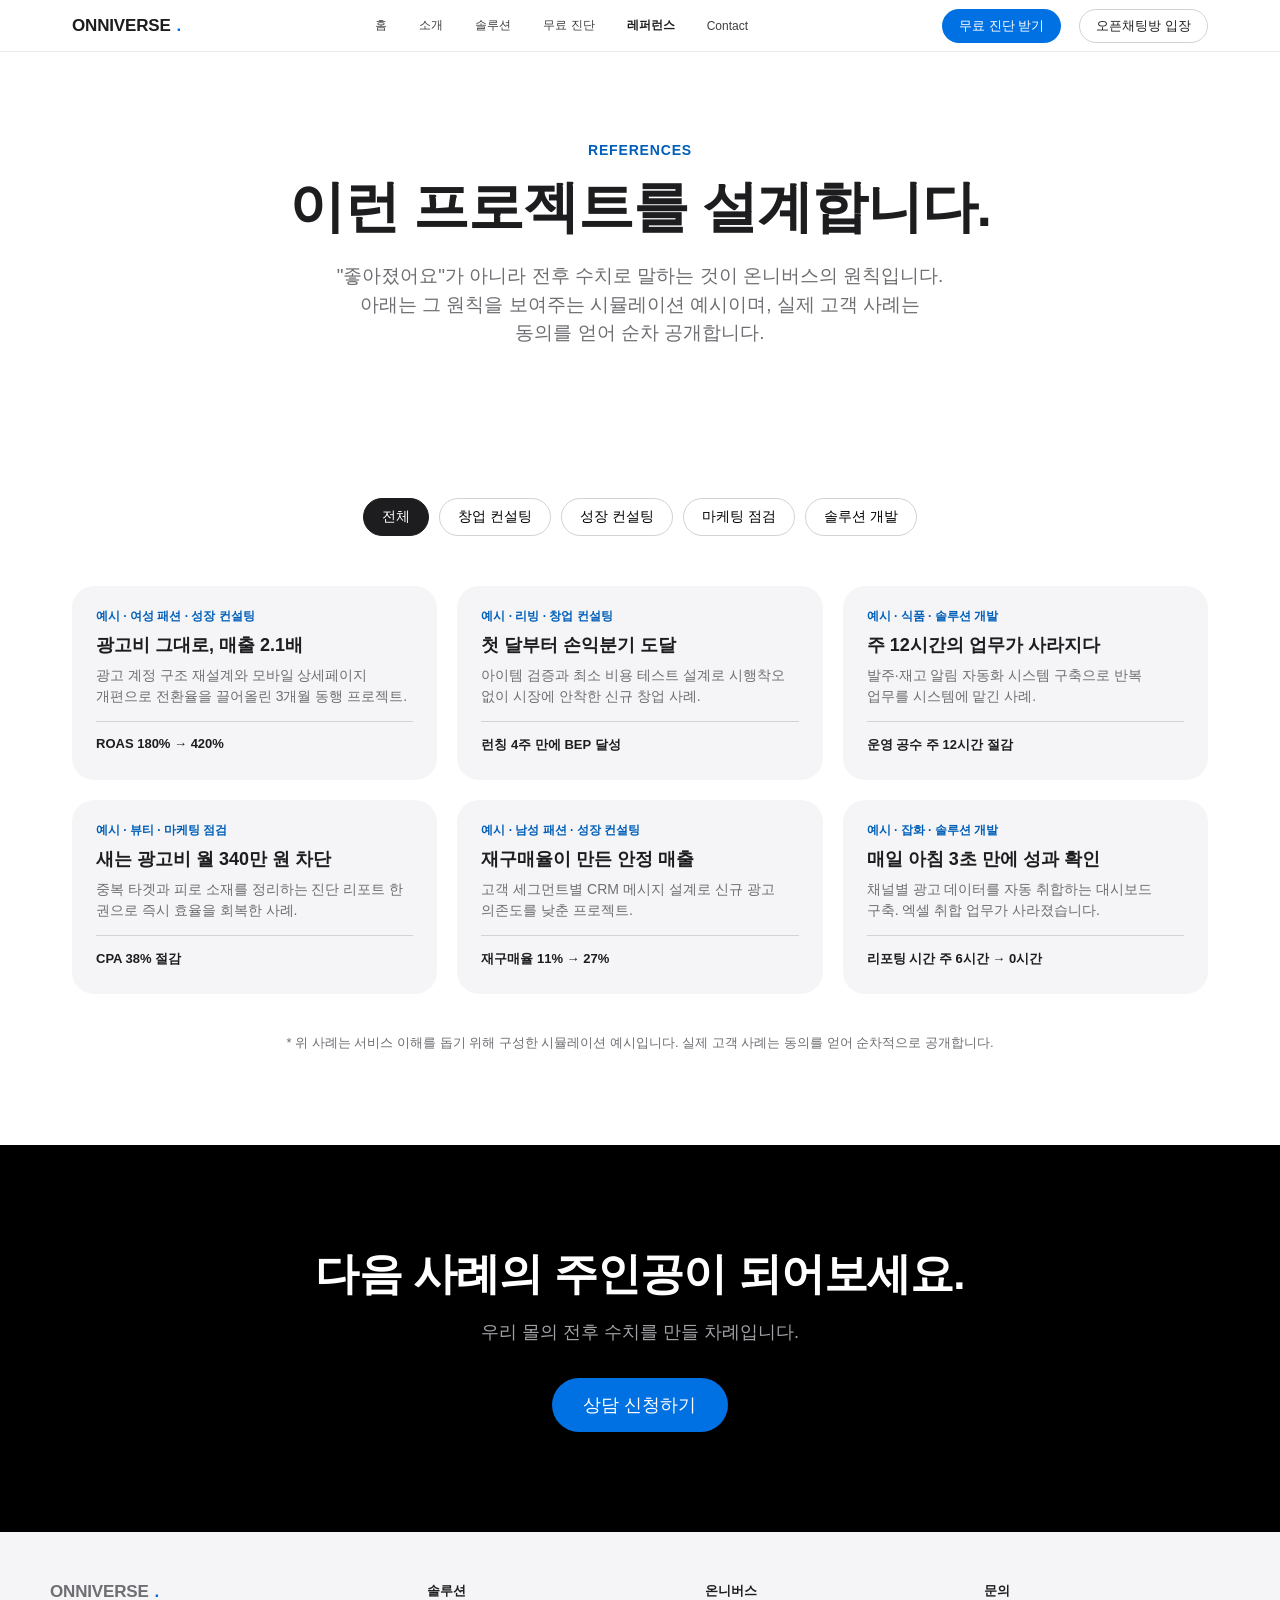
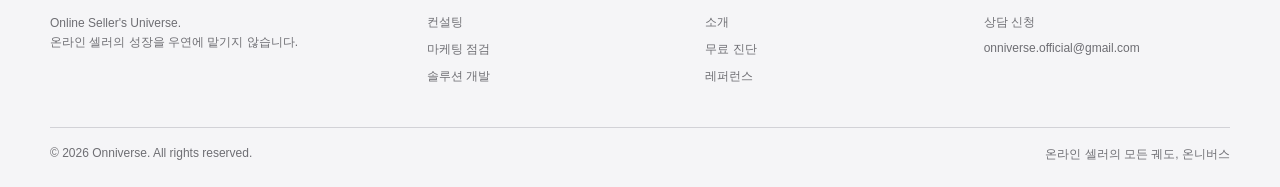
<file: references.html>
<!DOCTYPE html>
<html lang="ko">
<head>
  <meta charset="UTF-8">
  <meta name="viewport" content="width=device-width, initial-scale=1.0">
  <title>레퍼런스 — 온니버스</title>
  <meta name="description" content="숫자로 증명하는 온니버스의 컨설팅·마케팅 점검·솔루션 개발 사례.">
  <link rel="stylesheet" href="assets/css/style.css?v=4">
</head>
<body>

<nav class="nav">
  <div class="nav-inner">
    <a href="index.html" class="nav-logo">ONNIVERSE<span class="dot">.</span></a>
    <ul class="nav-menu">
      <li><a class="nav-link" href="index.html">홈</a></li>
      <li><a class="nav-link" href="about.html">소개</a></li>
      <li class="has-dropdown">
        <a class="nav-link" href="consulting.html">솔루션</a>
        <ul class="dropdown">
          <li><a href="consulting.html">컨설팅</a></li>
          <li><a href="marketing-audit.html">마케팅 점검</a></li>
          <li><a href="solution-dev.html">솔루션 개발</a></li>
        </ul>
      </li>
      <li><a class="nav-link" href="preview.html">무료 진단</a></li>
      <li><a class="nav-link active" aria-current="page" href="references.html">레퍼런스</a></li>
      <li><a class="nav-link" href="contact.html">Contact</a></li>
      <li class="nav-mobile-only"><a class="nav-link" href="https://open.kakao.com/o/gEB5UUCi" target="_blank" rel="noopener">오픈채팅방 입장</a></li>
    </ul>
    <div class="nav-cta">
      <a href="preview.html" class="btn btn-primary" style="padding:7px 16px;font-size:13px;">무료 진단 받기</a>
      <a href="https://open.kakao.com/o/gEB5UUCi" target="_blank" rel="noopener" class="btn btn-ghost" style="padding:7px 16px;font-size:13px;">오픈채팅방 입장</a>
      <button class="nav-toggle" aria-label="메뉴 열기">
        <svg width="20" height="20" viewBox="0 0 20 20" fill="none"><path d="M3 5h14M3 10h14M3 15h14" stroke="currentColor" stroke-width="1.5" stroke-linecap="round"/></svg>
      </button>
    </div>
  </div>
</nav>

<header class="page-header">
  <div class="section-eyebrow">References</div>
  <h1>이런 프로젝트를 설계합니다.</h1>
  <p>"좋아졌어요"가 아니라 전후 수치로 말하는 것이 온니버스의 원칙입니다.<br>아래는 그 원칙을 보여주는 시뮬레이션 예시이며, 실제 고객 사례는 동의를 얻어 순차 공개합니다.</p>
</header>

<section class="section-tight">
  <div class="wrap">
    <div class="ref-filter reveal">
      <button class="active" data-filter="all">전체</button>
      <button data-filter="startup">창업 컨설팅</button>
      <button data-filter="growth">성장 컨설팅</button>
      <button data-filter="audit">마케팅 점검</button>
      <button data-filter="dev">솔루션 개발</button>
    </div>

    <div class="grid grid-3">
      <div class="ref-card reveal" data-cat="growth">
        <div class="ref-body">
          <div class="ref-tag">예시 · 여성 패션 · 성장 컨설팅</div>
          <h3>광고비 그대로, 매출 2.1배</h3>
          <p>광고 계정 구조 재설계와 모바일 상세페이지 개편으로 전환율을 끌어올린 3개월 동행 프로젝트.</p>
          <div class="ref-result">ROAS 180% → 420%</div>
        </div>
      </div>
      <div class="ref-card reveal" data-cat="startup">
        <div class="ref-body">
          <div class="ref-tag">예시 · 리빙 · 창업 컨설팅</div>
          <h3>첫 달부터 손익분기 도달</h3>
          <p>아이템 검증과 최소 비용 테스트 설계로 시행착오 없이 시장에 안착한 신규 창업 사례.</p>
          <div class="ref-result">런칭 4주 만에 BEP 달성</div>
        </div>
      </div>
      <div class="ref-card reveal" data-cat="dev">
        <div class="ref-body">
          <div class="ref-tag">예시 · 식품 · 솔루션 개발</div>
          <h3>주 12시간의 업무가 사라지다</h3>
          <p>발주·재고 알림 자동화 시스템 구축으로 반복 업무를 시스템에 맡긴 사례.</p>
          <div class="ref-result">운영 공수 주 12시간 절감</div>
        </div>
      </div>
      <div class="ref-card reveal" data-cat="audit">
        <div class="ref-body">
          <div class="ref-tag">예시 · 뷰티 · 마케팅 점검</div>
          <h3>새는 광고비 월 340만 원 차단</h3>
          <p>중복 타겟과 피로 소재를 정리하는 진단 리포트 한 권으로 즉시 효율을 회복한 사례.</p>
          <div class="ref-result">CPA 38% 절감</div>
        </div>
      </div>
      <div class="ref-card reveal" data-cat="growth">
        <div class="ref-body">
          <div class="ref-tag">예시 · 남성 패션 · 성장 컨설팅</div>
          <h3>재구매율이 만든 안정 매출</h3>
          <p>고객 세그먼트별 CRM 메시지 설계로 신규 광고 의존도를 낮춘 프로젝트.</p>
          <div class="ref-result">재구매율 11% → 27%</div>
        </div>
      </div>
      <div class="ref-card reveal" data-cat="dev">
        <div class="ref-body">
          <div class="ref-tag">예시 · 잡화 · 솔루션 개발</div>
          <h3>매일 아침 3초 만에 성과 확인</h3>
          <p>채널별 광고 데이터를 자동 취합하는 대시보드 구축. 엑셀 취합 업무가 사라졌습니다.</p>
          <div class="ref-result">리포팅 시간 주 6시간 → 0시간</div>
        </div>
      </div>
    </div>

    <p class="text-center mt-40" style="font-size:13px; color:#6e6e73;">
      * 위 사례는 서비스 이해를 돕기 위해 구성한 시뮬레이션 예시입니다. 실제 고객 사례는 동의를 얻어 순차적으로 공개합니다.
    </p>
  </div>
</section>

<section class="cta-banner">
  <h2>다음 사례의 주인공이 되어보세요.</h2>
  <p>우리 몰의 전후 수치를 만들 차례입니다.</p>
  <a href="contact.html" class="btn btn-primary btn-lg">상담 신청하기</a>
</section>

<footer class="footer">
  <div class="footer-top">
    <div class="footer-brand">
      <div class="nav-logo">ONNIVERSE<span class="dot">.</span></div>
      <p>Online Seller's Universe.<br>온라인 셀러의 성장을 우연에 맡기지 않습니다.</p>
    </div>
    <div class="footer-col">
      <h3>솔루션</h3>
      <ul>
        <li><a href="consulting.html">컨설팅</a></li>
        <li><a href="marketing-audit.html">마케팅 점검</a></li>
        <li><a href="solution-dev.html">솔루션 개발</a></li>
      </ul>
    </div>
    <div class="footer-col">
      <h3>온니버스</h3>
      <ul>
        <li><a href="about.html">소개</a></li>
        <li><a href="preview.html">무료 진단</a></li>
        <li><a href="references.html">레퍼런스</a></li>
      </ul>
    </div>
    <div class="footer-col">
      <h3>문의</h3>
      <ul>
        <li><a href="contact.html">상담 신청</a></li>
        <li><a href="mailto:onniverse.official@gmail.com">onniverse.official@gmail.com</a></li>
      </ul>
    </div>
  </div>
  <div class="footer-bottom">
    <span>© 2026 Onniverse. All rights reserved.</span>
    <span>온라인 셀러의 모든 궤도, 온니버스</span>
  </div>
</footer>

<script src="assets/js/main.js"></script>
</body>
</html>
</file>
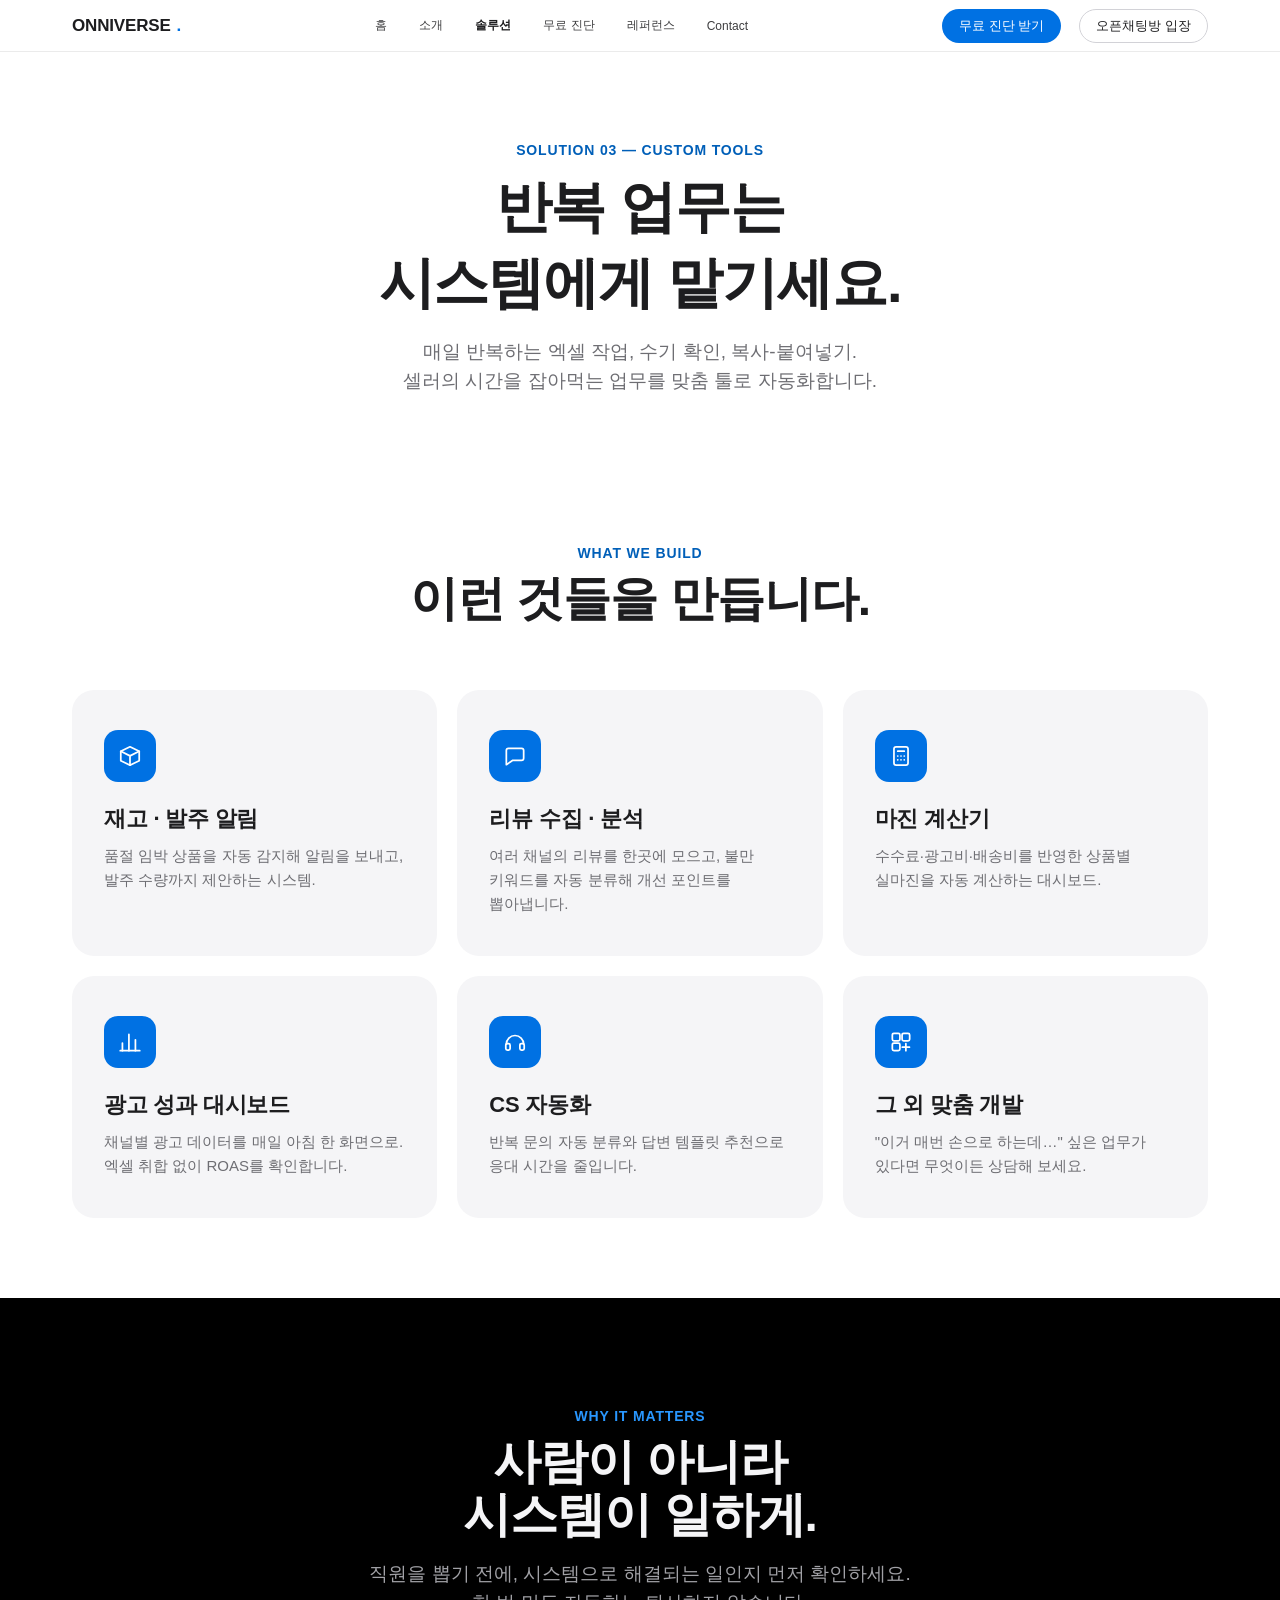
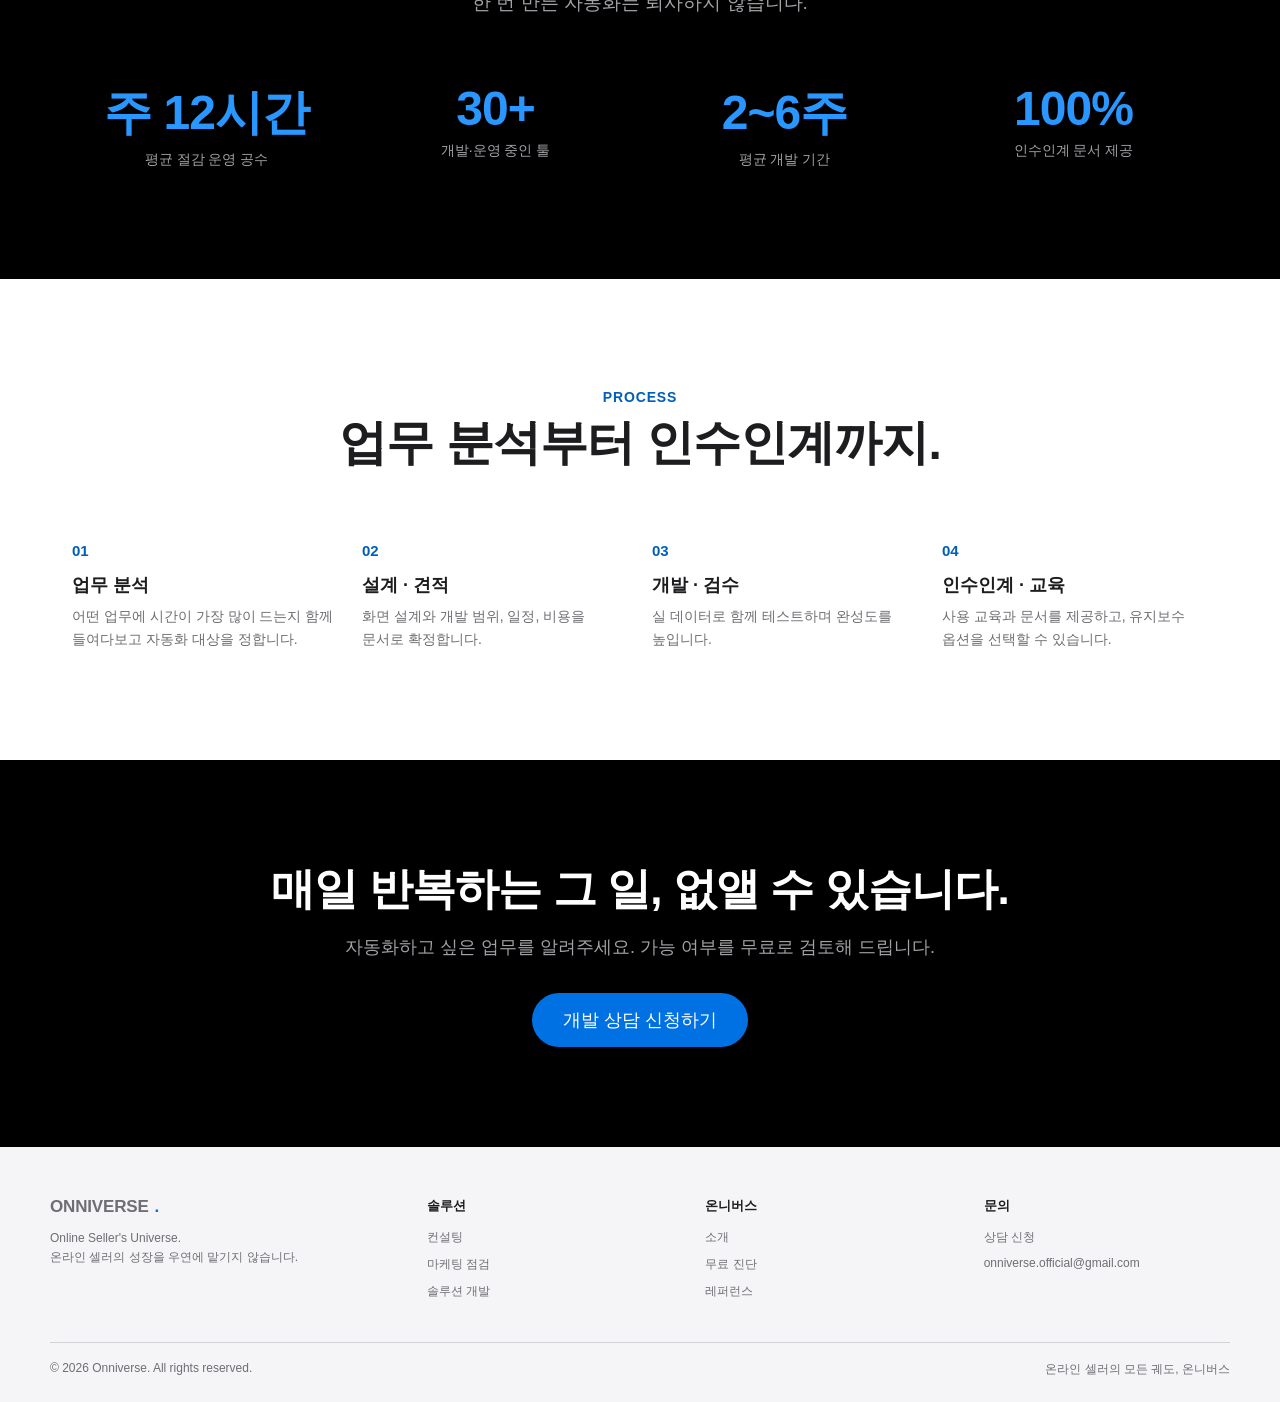
<file: solution-dev.html>
<!DOCTYPE html>
<html lang="ko">
<head>
  <meta charset="UTF-8">
  <meta name="viewport" content="width=device-width, initial-scale=1.0">
  <title>솔루션 개발 — 온니버스</title>
  <meta name="description" content="반복 업무는 시스템에게. 셀러 운영을 자동화하는 온니버스 맞춤 솔루션 개발.">
  <link rel="stylesheet" href="assets/css/style.css?v=4">
</head>
<body>

<nav class="nav">
  <div class="nav-inner">
    <a href="index.html" class="nav-logo">ONNIVERSE<span class="dot">.</span></a>
    <ul class="nav-menu">
      <li><a class="nav-link" href="index.html">홈</a></li>
      <li><a class="nav-link" href="about.html">소개</a></li>
      <li class="has-dropdown">
        <a class="nav-link active" aria-current="page" href="consulting.html">솔루션</a>
        <ul class="dropdown">
          <li><a href="consulting.html">컨설팅</a></li>
          <li><a href="marketing-audit.html">마케팅 점검</a></li>
          <li><a href="solution-dev.html">솔루션 개발</a></li>
        </ul>
      </li>
      <li><a class="nav-link" href="preview.html">무료 진단</a></li>
      <li><a class="nav-link" href="references.html">레퍼런스</a></li>
      <li><a class="nav-link" href="contact.html">Contact</a></li>
      <li class="nav-mobile-only"><a class="nav-link" href="https://open.kakao.com/o/gEB5UUCi" target="_blank" rel="noopener">오픈채팅방 입장</a></li>
    </ul>
    <div class="nav-cta">
      <a href="preview.html" class="btn btn-primary" style="padding:7px 16px;font-size:13px;">무료 진단 받기</a>
      <a href="https://open.kakao.com/o/gEB5UUCi" target="_blank" rel="noopener" class="btn btn-ghost" style="padding:7px 16px;font-size:13px;">오픈채팅방 입장</a>
      <button class="nav-toggle" aria-label="메뉴 열기">
        <svg width="20" height="20" viewBox="0 0 20 20" fill="none"><path d="M3 5h14M3 10h14M3 15h14" stroke="currentColor" stroke-width="1.5" stroke-linecap="round"/></svg>
      </button>
    </div>
  </div>
</nav>

<header class="page-header">
  <div class="section-eyebrow">Solution 03 — Custom Tools</div>
  <h1>반복 업무는<br>시스템에게 맡기세요.</h1>
  <p>매일 반복하는 엑셀 작업, 수기 확인, 복사-붙여넣기.<br>셀러의 시간을 잡아먹는 업무를 맞춤 툴로 자동화합니다.</p>
</header>

<section class="section-tight">
  <div class="wrap">
    <div class="section-head reveal">
      <div class="section-eyebrow">What We Build</div>
      <h2>이런 것들을 만듭니다.</h2>
    </div>
    <div class="grid grid-3">
      <div class="card reveal">
        <div class="card-icon"><svg viewBox="0 0 24 24" width="26" height="26" fill="none" stroke="currentColor" stroke-width="1.6" stroke-linecap="round" stroke-linejoin="round" aria-hidden="true"><path d="M3.5 7.7L12 3.5l8.5 4.2v8.6L12 20.5l-8.5-4.2z"/><path d="M3.5 7.7l8.5 4.2 8.5-4.2M12 11.9v8.6"/></svg></div>
        <h3>재고 · 발주 알림</h3>
        <p>품절 임박 상품을 자동 감지해 알림을 보내고, 발주 수량까지 제안하는 시스템.</p>
      </div>
      <div class="card reveal">
        <div class="card-icon"><svg viewBox="0 0 24 24" width="26" height="26" fill="none" stroke="currentColor" stroke-width="1.6" stroke-linecap="round" stroke-linejoin="round" aria-hidden="true"><path d="M4 7a2 2 0 0 1 2-2h12a2 2 0 0 1 2 2v7a2 2 0 0 1-2 2h-8l-6 4z"/></svg></div>
        <h3>리뷰 수집 · 분석</h3>
        <p>여러 채널의 리뷰를 한곳에 모으고, 불만 키워드를 자동 분류해 개선 포인트를 뽑아냅니다.</p>
      </div>
      <div class="card reveal">
        <div class="card-icon"><svg viewBox="0 0 24 24" width="26" height="26" fill="none" stroke="currentColor" stroke-width="1.6" stroke-linecap="round" stroke-linejoin="round" aria-hidden="true"><rect x="5.5" y="3.5" width="13" height="17" rx="2"/><path d="M9 7.5h6M9 12h.01M12 12h.01M15 12h.01M9 15.5h.01M12 15.5h.01M15 15.5h.01"/></svg></div>
        <h3>마진 계산기</h3>
        <p>수수료·광고비·배송비를 반영한 상품별 실마진을 자동 계산하는 대시보드.</p>
      </div>
      <div class="card reveal">
        <div class="card-icon"><svg viewBox="0 0 24 24" width="26" height="26" fill="none" stroke="currentColor" stroke-width="1.6" stroke-linecap="round" stroke-linejoin="round" aria-hidden="true"><path d="M5 20v-7M11 20V5M17 20V10"/><path d="M3 20h18"/></svg></div>
        <h3>광고 성과 대시보드</h3>
        <p>채널별 광고 데이터를 매일 아침 한 화면으로. 엑셀 취합 없이 ROAS를 확인합니다.</p>
      </div>
      <div class="card reveal">
        <div class="card-icon"><svg viewBox="0 0 24 24" width="26" height="26" fill="none" stroke="currentColor" stroke-width="1.6" stroke-linecap="round" stroke-linejoin="round" aria-hidden="true"><path d="M4 14a8 8 0 0 1 16 0"/><rect x="3.5" y="13.5" width="4" height="6" rx="1.5"/><rect x="16.5" y="13.5" width="4" height="6" rx="1.5"/></svg></div>
        <h3>CS 자동화</h3>
        <p>반복 문의 자동 분류와 답변 템플릿 추천으로 응대 시간을 줄입니다.</p>
      </div>
      <div class="card reveal">
        <div class="card-icon"><svg viewBox="0 0 24 24" width="26" height="26" fill="none" stroke="currentColor" stroke-width="1.6" stroke-linecap="round" stroke-linejoin="round" aria-hidden="true"><rect x="4" y="4" width="7" height="7" rx="1.5"/><rect x="13" y="4" width="7" height="7" rx="1.5"/><rect x="4" y="13" width="7" height="7" rx="1.5"/><path d="M16.5 13.5v6.5M13.2 16.8h6.6"/></svg></div>
        <h3>그 외 맞춤 개발</h3>
        <p>"이거 매번 손으로 하는데…" 싶은 업무가 있다면 무엇이든 상담해 보세요.</p>
      </div>
    </div>
  </div>
</section>

<section class="section section-dark">
  <div class="wrap">
    <div class="section-head reveal">
      <div class="section-eyebrow">Why It Matters</div>
      <h2>사람이 아니라<br>시스템이 일하게.</h2>
      <p class="text-secondary">직원을 뽑기 전에, 시스템으로 해결되는 일인지 먼저 확인하세요.<br>한 번 만든 자동화는 퇴사하지 않습니다.</p>
    </div>
    <div class="stats reveal">
      <div class="stat"><div class="num" style="color:#2997ff;">주 12시간</div><div class="label" style="color:#a1a1a6;">평균 절감 운영 공수</div></div>
      <div class="stat"><div class="num" style="color:#2997ff;">30+</div><div class="label" style="color:#a1a1a6;">개발·운영 중인 툴</div></div>
      <div class="stat"><div class="num" style="color:#2997ff;">2~6주</div><div class="label" style="color:#a1a1a6;">평균 개발 기간</div></div>
      <div class="stat"><div class="num" style="color:#2997ff;">100%</div><div class="label" style="color:#a1a1a6;">인수인계 문서 제공</div></div>
    </div>
  </div>
</section>

<section class="section">
  <div class="wrap">
    <div class="section-head reveal">
      <div class="section-eyebrow">Process</div>
      <h2>업무 분석부터 인수인계까지.</h2>
    </div>
    <div class="steps reveal">
      <div class="step">
        <div class="step-num">01</div>
        <h3>업무 분석</h3>
        <p>어떤 업무에 시간이 가장 많이 드는지 함께 들여다보고 자동화 대상을 정합니다.</p>
      </div>
      <div class="step">
        <div class="step-num">02</div>
        <h3>설계 · 견적</h3>
        <p>화면 설계와 개발 범위, 일정, 비용을 문서로 확정합니다.</p>
      </div>
      <div class="step">
        <div class="step-num">03</div>
        <h3>개발 · 검수</h3>
        <p>실 데이터로 함께 테스트하며 완성도를 높입니다.</p>
      </div>
      <div class="step">
        <div class="step-num">04</div>
        <h3>인수인계 · 교육</h3>
        <p>사용 교육과 문서를 제공하고, 유지보수 옵션을 선택할 수 있습니다.</p>
      </div>
    </div>
  </div>
</section>

<section class="cta-banner">
  <h2>매일 반복하는 그 일, 없앨 수 있습니다.</h2>
  <p>자동화하고 싶은 업무를 알려주세요. 가능 여부를 무료로 검토해 드립니다.</p>
  <a href="contact.html" class="btn btn-primary btn-lg">개발 상담 신청하기</a>
</section>

<footer class="footer">
  <div class="footer-top">
    <div class="footer-brand">
      <div class="nav-logo">ONNIVERSE<span class="dot">.</span></div>
      <p>Online Seller's Universe.<br>온라인 셀러의 성장을 우연에 맡기지 않습니다.</p>
    </div>
    <div class="footer-col">
      <h3>솔루션</h3>
      <ul>
        <li><a href="consulting.html">컨설팅</a></li>
        <li><a href="marketing-audit.html">마케팅 점검</a></li>
        <li><a href="solution-dev.html">솔루션 개발</a></li>
      </ul>
    </div>
    <div class="footer-col">
      <h3>온니버스</h3>
      <ul>
        <li><a href="about.html">소개</a></li>
        <li><a href="preview.html">무료 진단</a></li>
        <li><a href="references.html">레퍼런스</a></li>
      </ul>
    </div>
    <div class="footer-col">
      <h3>문의</h3>
      <ul>
        <li><a href="contact.html">상담 신청</a></li>
        <li><a href="mailto:onniverse.official@gmail.com">onniverse.official@gmail.com</a></li>
      </ul>
    </div>
  </div>
  <div class="footer-bottom">
    <span>© 2026 Onniverse. All rights reserved.</span>
    <span>온라인 셀러의 모든 궤도, 온니버스</span>
  </div>
</footer>

<script src="assets/js/main.js"></script>
</body>
</html>
</file>
<file: assets/css/style.css>
/* ==========================================================================
   온니버스 (Onniverse) — Design System
   Apple.com-inspired: large type, generous whitespace, blur nav, subtle motion
   ========================================================================== */

:root {
  --bg: #ffffff;
  --bg-secondary: #f5f5f7;
  --bg-dark: #000000;
  --bg-dark-2: #111112;
  --text: #1d1d1f;
  --text-secondary: #6e6e73;
  --text-on-dark: #f5f5f7;
  --text-on-dark-secondary: #a1a1a6;
  --accent: #0071e3;
  --accent-hover: #0077ed;
  --accent-deep: #005fb8;
  --accent-bright: #2997ff;
  --border: #d2d2d7;
  --border-dark: #333336;
  --radius-lg: 22px;
  --radius-md: 14px;
  --radius-sm: 8px;
  --nav-height: 52px;
  --max-width: 1180px;
  --ease: cubic-bezier(0.28, 0.11, 0.32, 1);
}

* { box-sizing: border-box; }

html {
  scroll-behavior: smooth;
  scroll-padding-top: var(--nav-height);
}

body {
  margin: 0;
  font-family: -apple-system, BlinkMacSystemFont, "SF Pro Display", "SF Pro KR",
    "Apple SD Gothic Neo", "Pretendard", "Helvetica Neue", Arial, sans-serif;
  color: var(--text);
  background: var(--bg);
  -webkit-font-smoothing: antialiased;
  word-break: keep-all;
  overflow-wrap: break-word;
  overflow-x: hidden;
}

img { max-width: 100%; display: block; }
a { color: inherit; text-decoration: none; }
ul { list-style: none; margin: 0; padding: 0; }
button { font-family: inherit; }

.wrap {
  max-width: var(--max-width);
  margin: 0 auto;
  padding: 0 22px;
}

/* ---------- Navigation ---------- */

.nav {
  position: fixed;
  top: 0; left: 0; right: 0;
  height: var(--nav-height);
  z-index: 1000;
  background: rgba(255, 255, 255, 0.72);
  backdrop-filter: saturate(180%) blur(20px);
  -webkit-backdrop-filter: saturate(180%) blur(20px);
  border-bottom: 1px solid rgba(0, 0, 0, 0.08);
}

.nav-inner {
  max-width: var(--max-width);
  margin: 0 auto;
  height: 100%;
  padding: 0 22px;
  display: flex;
  align-items: center;
  justify-content: space-between;
}

.nav-logo {
  font-size: 17px;
  font-weight: 600;
  letter-spacing: -0.01em;
  display: flex;
  align-items: center;
  gap: 6px;
}

.nav-logo .dot { color: var(--accent); }

.nav-menu {
  display: flex;
  align-items: center;
  height: 100%;
}

.nav-menu > li {
  position: relative;
  height: 100%;
}

.nav-link {
  display: flex;
  align-items: center;
  height: 100%;
  padding: 0 16px;
  font-size: 12px;
  font-weight: 400;
  color: var(--text);
  opacity: 0.85;
  transition: opacity 0.2s var(--ease);
  white-space: nowrap;
}

.nav-link:hover { opacity: 1; }
.nav-link.active { opacity: 1; font-weight: 600; }
.nav-mobile-only { display: none; }

.nav-menu > li.has-dropdown:hover .dropdown {
  opacity: 1;
  visibility: visible;
  transform: translateY(0);
}

.dropdown {
  position: absolute;
  top: 100%;
  left: 50%;
  transform: translateX(-50%) translateY(-8px);
  min-width: 190px;
  background: rgba(255, 255, 255, 0.85);
  backdrop-filter: saturate(180%) blur(24px);
  -webkit-backdrop-filter: saturate(180%) blur(24px);
  border-radius: 0 0 12px 12px;
  box-shadow: 0 12px 28px rgba(0, 0, 0, 0.12);
  padding: 10px 0;
  opacity: 0;
  visibility: hidden;
  transition: all 0.25s var(--ease);
}

.dropdown li a {
  display: block;
  padding: 10px 22px;
  font-size: 13px;
  color: var(--text);
  opacity: 0.8;
}

.dropdown li a:hover { opacity: 1; color: var(--accent); }

.nav-cta {
  display: flex;
  align-items: center;
  gap: 18px;
}

.nav-toggle {
  display: none;
  background: none;
  border: none;
  cursor: pointer;
  padding: 8px;
  color: var(--text);
}

/* Mobile nav */
@media (max-width: 834px) {
  .nav-toggle { display: block; }
  .nav-cta { gap: 10px; }
  .nav-cta .btn-ghost { display: none; }
  .nav-mobile-only { display: block; }
  .nav-menu {
    position: fixed;
    top: var(--nav-height);
    left: 0; right: 0;
    flex-direction: column;
    align-items: stretch;
    background: rgba(255, 255, 255, 0.97);
    backdrop-filter: blur(20px);
    height: auto;
    max-height: 0;
    overflow: hidden;
    transition: max-height 0.35s var(--ease);
    border-bottom: 1px solid var(--border);
  }
  .nav-menu.open { max-height: 600px; }
  .nav-menu > li { height: auto; }
  .nav-link {
    height: auto;
    padding: 16px 22px;
    font-size: 17px;
    border-bottom: 1px solid rgba(0,0,0,0.06);
  }
  .dropdown {
    position: static;
    transform: none;
    opacity: 1;
    visibility: visible;
    box-shadow: none;
    border-radius: 0;
    background: var(--bg-secondary);
    display: none;
    padding: 4px 0;
  }
  .nav-menu > li.has-dropdown.open .dropdown { display: block; }
  .dropdown li a { padding: 14px 40px; font-size: 15px; }
}

/* ---------- Hero ---------- */

.hero {
  padding: calc(var(--nav-height) + 120px) 22px 100px;
  text-align: center;
  background: linear-gradient(180deg, #fbfbfd 0%, #ffffff 100%);
}

.hero-eyebrow {
  font-size: 15px;
  font-weight: 600;
  color: var(--accent-deep);
  margin-bottom: 14px;
}

.hero h1 {
  font-size: clamp(38px, 6vw, 68px);
  font-weight: 700;
  letter-spacing: -0.02em;
  line-height: 1.07;
  margin: 0 0 20px;
}

.hero p.lead {
  font-size: clamp(18px, 2.4vw, 24px);
  color: var(--text-secondary);
  max-width: 640px;
  margin: 0 auto 34px;
  line-height: 1.4;
}

.hero-actions {
  display: flex;
  gap: 14px;
  justify-content: center;
  flex-wrap: wrap;
}

.hero-visual {
  margin-top: 64px;
  border-radius: var(--radius-lg);
  overflow: hidden;
  background: linear-gradient(135deg, #eef1f5 0%, #dfe3ea 100%);
  aspect-ratio: 16 / 8;
  max-width: var(--max-width);
  margin-left: auto;
  margin-right: auto;
  display: flex;
  align-items: center;
  justify-content: center;
  position: relative;
}

.hero-note, .cta-note {
  font-size: 13px;
  color: var(--text-secondary);
  margin-top: 16px;
}
.cta-note { color: var(--text-on-dark-secondary); }

/* 월 10억 증거 밴드 */
.proof-band { text-align: center; }
.proof-band .proof-num {
  font-size: clamp(56px, 9vw, 96px);
  font-weight: 700;
  letter-spacing: -0.03em;
  color: var(--accent-bright);
  line-height: 1;
}
.proof-band .proof-label {
  font-size: 17px;
  color: var(--text-on-dark);
  margin-top: 14px;
  font-weight: 600;
}
.proof-band .proof-note {
  font-size: 13px;
  color: var(--text-on-dark-secondary);
  margin-top: 10px;
}

/* ---------- Buttons ---------- */

.btn {
  display: inline-flex;
  align-items: center;
  justify-content: center;
  padding: 12px 22px;
  border-radius: 980px;
  font-size: 16px;
  font-weight: 400;
  cursor: pointer;
  border: 1px solid transparent;
  white-space: nowrap;
  transition: all 0.2s var(--ease);
}

.btn-primary {
  background: var(--accent);
  color: #fff;
}
.btn-primary:hover { background: var(--accent-hover); }

.btn-secondary {
  background: transparent;
  color: var(--accent);
}
.btn-secondary:hover { text-decoration: underline; }

.btn-ghost {
  background: transparent;
  color: var(--text);
  border-color: var(--border);
}
.btn-ghost:hover { border-color: var(--text); }

.btn-lg { padding: 14px 30px; font-size: 18px; }

.link-arrow {
  color: var(--accent);
  font-size: 16px;
  display: inline-flex;
  align-items: center;
  gap: 4px;
}
.link-arrow:hover { text-decoration: underline; }

/* ---------- Sections ---------- */

section { position: relative; }

.section {
  padding: 110px 22px;
}

.section-tight { padding: 80px 22px; }

.section-dark {
  background: var(--bg-dark);
  color: var(--text-on-dark);
}
.section-dark .text-secondary { color: var(--text-on-dark-secondary); }
.section-dark .section-eyebrow, .cta-banner .section-eyebrow { color: var(--accent-bright); }

.section-gray { background: var(--bg-secondary); }

.section-head {
  text-align: center;
  max-width: 720px;
  margin: 0 auto 64px;
}

.section-eyebrow {
  font-size: 14px;
  font-weight: 600;
  color: var(--accent-deep);
  text-transform: uppercase;
  letter-spacing: 0.06em;
  margin-bottom: 12px;
}

.section-head h2 {
  font-size: clamp(30px, 4.5vw, 48px);
  font-weight: 700;
  letter-spacing: -0.02em;
  line-height: 1.1;
  margin: 0 0 18px;
}

.section-head p {
  font-size: 19px;
  color: var(--text-secondary);
  line-height: 1.5;
}

.text-secondary { color: var(--text-secondary); }

/* ---------- Grid / Cards ---------- */

.grid {
  display: grid;
  gap: 20px;
}

.grid-2 { grid-template-columns: repeat(2, 1fr); }
.grid-3 { grid-template-columns: repeat(3, 1fr); }
.grid-4 { grid-template-columns: repeat(4, 1fr); }

@media (max-width: 900px) {
  .grid-2, .grid-3, .grid-4 { grid-template-columns: 1fr; }
}

.card {
  background: var(--bg-secondary);
  border-radius: var(--radius-lg);
  padding: 40px 32px;
  transition: transform 0.3s var(--ease);
}

.card-icon {
  width: 52px;
  height: 52px;
  border-radius: 14px;
  background: var(--accent);
  color: #fff;
  display: flex;
  align-items: center;
  justify-content: center;
  font-size: 24px;
  margin-bottom: 22px;
}

.card h3 {
  font-size: 22px;
  font-weight: 600;
  letter-spacing: -0.01em;
  margin: 0 0 10px;
}

.card p {
  font-size: 15px;
  color: var(--text-secondary);
  line-height: 1.6;
  margin: 0;
}

.card-dark {
  background: var(--bg-dark-2);
  color: var(--text-on-dark);
}
.card-dark p { color: var(--text-on-dark-secondary); }

/* ---------- Stats ---------- */

.stats {
  display: grid;
  grid-template-columns: repeat(4, 1fr);
  gap: 20px;
  text-align: center;
}
.stats-3 { grid-template-columns: repeat(3, 1fr); }
@media (max-width: 700px) {
  .stats, .stats-3 { grid-template-columns: repeat(2, 1fr); }
}
.stat .num {
  font-size: clamp(32px, 4vw, 48px);
  font-weight: 700;
  color: var(--accent);
  letter-spacing: -0.02em;
}
.stat .label {
  font-size: 14px;
  color: var(--text-secondary);
  margin-top: 6px;
}

/* ---------- Steps / Process ---------- */

.steps {
  display: grid;
  grid-template-columns: repeat(4, 1fr);
  gap: 24px;
  counter-reset: step;
}
@media (max-width: 900px) { .steps { grid-template-columns: 1fr 1fr; } }
@media (max-width: 560px) { .steps { grid-template-columns: 1fr; } }

.step {
  position: relative;
  padding-top: 8px;
}
.step .step-num {
  font-size: 15px;
  font-weight: 700;
  color: var(--accent-deep);
  margin-bottom: 14px;
}
.step h3 {
  font-size: 18px;
  font-weight: 600;
  margin: 0 0 8px;
}
.step p {
  font-size: 14px;
  color: var(--text-secondary);
  line-height: 1.6;
  margin: 0;
}

/* ---------- Table ---------- */

table.compare {
  width: 100%;
  border-collapse: collapse;
  font-size: 15px;
}
table.compare th, table.compare td {
  padding: 16px 18px;
  border-bottom: 1px solid var(--border);
  text-align: left;
}
table.compare th { color: var(--text-secondary); font-weight: 500; font-size: 13px; }

/* ---------- Footer ---------- */

.footer {
  background: var(--bg-secondary);
  padding: 50px 22px 24px;
  font-size: 12px;
  color: var(--text-secondary);
}

.footer-top {
  max-width: var(--max-width);
  margin: 0 auto;
  display: grid;
  grid-template-columns: 1.4fr repeat(3, 1fr);
  gap: 32px;
  padding-bottom: 32px;
  border-bottom: 1px solid var(--border);
}

@media (max-width: 700px) {
  .footer-top { grid-template-columns: 1fr 1fr; }
}

.footer-brand .nav-logo { margin-bottom: 10px; }
.footer-brand p { max-width: 260px; line-height: 1.6; }

.footer-col h3 {
  font-size: 13px;
  color: var(--text);
  font-weight: 600;
  margin: 0 0 14px;
}
.footer-col li { margin-bottom: 10px; }
.footer-col a:hover { color: var(--accent); }

.footer-bottom {
  max-width: var(--max-width);
  margin: 0 auto;
  padding-top: 18px;
  display: flex;
  justify-content: space-between;
  flex-wrap: wrap;
  gap: 8px;
}

/* ---------- Reveal animation ---------- */

.reveal {
  opacity: 0;
  transform: translateY(24px);
  transition: opacity 0.7s var(--ease), transform 0.7s var(--ease);
}
.reveal.in {
  opacity: 1;
  transform: translateY(0);
}

/* ---------- Page header (sub pages) ---------- */

.page-header {
  padding: calc(var(--nav-height) + 90px) 22px 70px;
  text-align: center;
}
.page-header .section-eyebrow { justify-content: center; display: flex; }
.page-header h1 {
  font-size: clamp(32px, 5vw, 56px);
  font-weight: 700;
  letter-spacing: -0.02em;
  margin: 0 0 16px;
}
.page-header p {
  font-size: 19px;
  color: var(--text-secondary);
  max-width: 620px;
  margin: 0 auto;
  line-height: 1.5;
}

/* ---------- Breadcrumb ---------- */
.breadcrumb {
  font-size: 13px;
  color: var(--text-secondary);
  text-align: center;
  padding-top: calc(var(--nav-height) + 24px);
}
.breadcrumb a:hover { color: var(--accent); }

/* ---------- Two-col feature ---------- */

.feature-row {
  display: grid;
  grid-template-columns: 1fr 1fr;
  gap: 60px;
  align-items: center;
}
@media (max-width: 900px) {
  .feature-row { grid-template-columns: 1fr; gap: 32px; }
  .feature-row.reverse .feature-visual { order: -1; }
}
.feature-visual {
  border-radius: var(--radius-lg);
  aspect-ratio: 4/3;
  background: linear-gradient(135deg, #eef1f5 0%, #dde1e8 100%);
  display: flex;
  align-items: center;
  justify-content: center;
  font-size: 15px;
  color: var(--text-secondary);
}
.feature-copy .section-eyebrow { margin-bottom: 10px; }
.feature-copy h3 {
  font-size: clamp(26px, 3.5vw, 36px);
  font-weight: 700;
  letter-spacing: -0.02em;
  margin: 0 0 16px;
  line-height: 1.15;
}
.feature-copy p {
  font-size: 17px;
  color: var(--text-secondary);
  line-height: 1.6;
  margin: 0 0 24px;
}
.feature-copy ul { margin: 0 0 24px; }
.feature-copy ul li {
  padding-left: 26px;
  position: relative;
  margin-bottom: 12px;
  font-size: 15px;
  color: var(--text);
}
.feature-copy ul li::before {
  content: "✓";
  position: absolute;
  left: 0;
  color: var(--accent);
  font-weight: 700;
}

/* ---------- Form ---------- */

.form-box {
  max-width: 640px;
  margin: 0 auto;
  background: var(--bg-secondary);
  border-radius: var(--radius-lg);
  padding: 44px;
}
@media (max-width: 600px) { .form-box { padding: 28px 22px; } }

.form-row { margin-bottom: 20px; }
.form-row label {
  display: block;
  font-size: 14px;
  font-weight: 600;
  margin-bottom: 8px;
}
.form-row input,
.form-row select,
.form-row textarea {
  width: 100%;
  padding: 13px 16px;
  border-radius: 10px;
  border: 1px solid var(--border);
  font-size: 15px;
  font-family: inherit;
  background: #fff;
  transition: border-color 0.2s;
}
.form-row input:focus,
.form-row select:focus,
.form-row textarea:focus {
  outline: none;
  border-color: var(--accent);
}
.form-row textarea { resize: vertical; min-height: 120px; }
.form-note { font-size: 13px; color: var(--text-secondary); margin-top: 10px; }

.checkbox-row {
  display: flex;
  align-items: flex-start;
  gap: 10px;
  font-size: 13px;
  color: var(--text-secondary);
}
.checkbox-row input { width: auto; margin-top: 3px; }

/* ---------- Contact info cards ---------- */

.contact-info {
  display: grid;
  grid-template-columns: repeat(3, 1fr);
  gap: 20px;
  max-width: var(--max-width);
  margin: 0 auto 70px;
  text-align: center;
}
@media (max-width: 800px) { .contact-info { grid-template-columns: 1fr; } }
.contact-info .card-icon { margin: 0 auto 18px; }
.contact-info .card { text-align: center; }

/* ---------- Reference / Portfolio ---------- */

.ref-filter {
  display: flex;
  gap: 10px;
  justify-content: center;
  flex-wrap: wrap;
  margin-bottom: 50px;
}
.ref-filter button {
  padding: 9px 18px;
  border-radius: 980px;
  border: 1px solid var(--border);
  background: transparent;
  font-size: 14px;
  cursor: pointer;
  transition: all 0.2s var(--ease);
}
.ref-filter button.active,
.ref-filter button:hover {
  background: var(--text);
  color: #fff;
  border-color: var(--text);
}

.ref-card {
  border-radius: var(--radius-lg);
  overflow: hidden;
  background: var(--bg-secondary);
  cursor: default;
}
.ref-thumb {
  aspect-ratio: 4/3;
  background: linear-gradient(135deg, #e4e7ec, #cfd4dc);
  display: flex;
  align-items: center;
  justify-content: center;
  color: var(--text-secondary);
  font-size: 14px;
}
.ref-body { padding: 22px 24px 26px; }
.ref-tag {
  font-size: 12px;
  font-weight: 600;
  color: var(--accent-deep);
  margin-bottom: 8px;
}
.ref-body h3 { font-size: 18px; margin: 0 0 8px; font-weight: 600; }
.ref-body p { font-size: 14px; color: var(--text-secondary); margin: 0; line-height: 1.5; }
.ref-result {
  margin-top: 14px;
  padding-top: 14px;
  border-top: 1px solid var(--border);
  font-size: 13px;
  font-weight: 600;
  color: var(--text);
}

/* ---------- FAQ / Accordion ---------- */

.accordion-item {
  border-bottom: 1px solid var(--border);
}
.accordion-q {
  width: 100%;
  text-align: left;
  background: none;
  border: none;
  padding: 24px 4px;
  font-size: 17px;
  font-weight: 600;
  display: flex;
  justify-content: space-between;
  align-items: center;
  cursor: pointer;
  color: var(--text);
}
.accordion-q .plus {
  font-size: 22px;
  font-weight: 300;
  color: var(--accent);
  transition: transform 0.3s var(--ease);
  flex-shrink: 0;
  margin-left: 20px;
}
.accordion-item.open .accordion-q .plus { transform: rotate(45deg); }
.accordion-a {
  max-height: 0;
  overflow: hidden;
  transition: max-height 0.35s var(--ease);
}
.accordion-a-inner {
  padding: 0 4px 24px;
  font-size: 15px;
  color: var(--text-secondary);
  line-height: 1.7;
}

/* ---------- Sample report mock ---------- */

.mock-report {
  background: #fff;
  border-radius: var(--radius-lg);
  box-shadow: 0 20px 60px rgba(0,0,0,0.12);
  padding: 36px;
  max-width: 640px;
  margin: 0 auto;
  border: 1px solid var(--border);
}
.mock-report .mock-head {
  display: flex;
  justify-content: space-between;
  align-items: center;
  margin-bottom: 24px;
  padding-bottom: 20px;
  border-bottom: 1px solid var(--border);
}
.mock-score {
  font-size: 40px;
  font-weight: 700;
  color: var(--accent);
}
.mock-row {
  display: flex;
  justify-content: space-between;
  padding: 12px 0;
  border-bottom: 1px solid #f0f0f2;
  font-size: 14px;
}
.mock-badge {
  font-size: 11px;
  font-weight: 700;
  padding: 3px 10px;
  border-radius: 980px;
}
.mock-badge.good { background: #e6f7ec; color: #1c8a44; }
.mock-badge.warn { background: #fff4e0; color: #b9740a; }
.mock-badge.bad { background: #fde8e8; color: #c62828; }

/* ---------- CTA banner ---------- */

.cta-banner {
  text-align: center;
  padding: 100px 22px;
  background: var(--bg-dark);
  color: #fff;
}
.cta-banner h2 {
  font-size: clamp(28px, 4.5vw, 44px);
  font-weight: 700;
  letter-spacing: -0.02em;
  margin: 0 0 16px;
}
.cta-banner p {
  font-size: 18px;
  color: var(--text-on-dark-secondary);
  margin: 0 0 34px;
}

/* ---------- Notice list ---------- */

.notice-list { border-top: 1px solid var(--text); }
.notice-item {
  display: grid;
  grid-template-columns: 90px 1fr 120px;
  gap: 16px;
  align-items: center;
  padding: 22px 8px;
  border-bottom: 1px solid var(--border);
}
@media (max-width: 600px) {
  .notice-item { grid-template-columns: 1fr; gap: 6px; }
}
.notice-badge {
  font-size: 11px;
  font-weight: 700;
  color: var(--accent);
  background: rgba(0,113,227,0.1);
  padding: 4px 10px;
  border-radius: 980px;
  justify-self: start;
}
.notice-title { font-size: 16px; font-weight: 500; }
.notice-date { font-size: 13px; color: var(--text-secondary); justify-self: end; }
@media (max-width: 600px) { .notice-date { justify-self: start; } }

/* ---------- Diagnosis quiz ---------- */

.quiz-box {
  max-width: 640px;
  margin: 0 auto;
  background: #fff;
  border: 1px solid var(--border);
  border-radius: var(--radius-lg);
  padding: 44px;
  box-shadow: 0 20px 60px rgba(0,0,0,0.08);
}
@media (max-width: 600px) { .quiz-box { padding: 28px 22px; } }

.quiz-progress {
  height: 4px;
  background: var(--bg-secondary);
  border-radius: 980px;
  overflow: hidden;
  margin-bottom: 28px;
}
.quiz-progress .bar {
  height: 100%;
  background: var(--accent);
  width: 0%;
  transition: width 0.4s var(--ease);
}
.quiz-step-label {
  font-size: 13px;
  font-weight: 600;
  color: var(--accent);
  margin-bottom: 10px;
}
.quiz-q {
  font-size: clamp(20px, 3vw, 26px);
  font-weight: 700;
  letter-spacing: -0.01em;
  line-height: 1.3;
  margin: 0 0 8px;
  min-height: 68px;
}
.quiz-hint {
  font-size: 14px;
  color: var(--text-secondary);
  margin: 0 0 28px;
}
.quiz-actions {
  display: grid;
  grid-template-columns: 1fr 1fr;
  gap: 12px;
}
.quiz-actions button {
  padding: 16px;
  border-radius: var(--radius-md);
  border: 1px solid var(--border);
  background: #fff;
  font-size: 16px;
  font-weight: 500;
  cursor: pointer;
  transition: all 0.2s var(--ease);
}
.quiz-actions button:hover {
  border-color: var(--accent);
  color: var(--accent);
  background: rgba(0,113,227,0.04);
}
.quiz-back {
  margin-top: 18px;
  background: none;
  border: none;
  font-size: 13px;
  color: var(--text-secondary);
  cursor: pointer;
}
.quiz-back:hover { color: var(--text); }

/* Quiz audience select */
.audience-options { display: grid; gap: 12px; }
.audience-options button {
  padding: 18px 20px;
  border-radius: var(--radius-md);
  border: 1px solid var(--border);
  background: #fff;
  cursor: pointer;
  text-align: left;
  transition: all 0.2s var(--ease);
}
.audience-options button:hover {
  border-color: var(--accent);
  background: rgba(0,113,227,0.04);
}
.audience-options button b {
  display: block;
  font-size: 16px;
  font-weight: 600;
  margin-bottom: 4px;
  color: var(--text);
}
.audience-options button span {
  font-size: 13px;
  color: var(--text-secondary);
}

/* Quiz result */
.quiz-result { text-align: center; }
.result-ring {
  width: 140px;
  height: 140px;
  margin: 0 auto 24px;
  position: relative;
}
.result-ring svg { transform: rotate(-90deg); }
.result-ring .track { fill: none; stroke: var(--bg-secondary); stroke-width: 10; }
.result-ring .value {
  fill: none;
  stroke: var(--accent);
  stroke-width: 10;
  stroke-linecap: round;
  stroke-dasharray: 377;
  stroke-dashoffset: 377;
  transition: stroke-dashoffset 1s var(--ease);
}
.result-ring .score {
  position: absolute;
  inset: 0;
  display: flex;
  flex-direction: column;
  align-items: center;
  justify-content: center;
}
.result-ring .score b { font-size: 34px; letter-spacing: -0.02em; }
.result-ring .score span { font-size: 12px; color: var(--text-secondary); }
.result-tier {
  font-size: 24px;
  font-weight: 700;
  letter-spacing: -0.01em;
  margin: 0 0 10px;
}
.result-desc {
  font-size: 15px;
  color: var(--text-secondary);
  line-height: 1.7;
  max-width: 440px;
  margin: 0 auto 28px;
}
.result-reco {
  background: var(--bg-secondary);
  border-radius: var(--radius-md);
  padding: 20px 24px;
  text-align: left;
  margin-bottom: 28px;
}
.result-reco h3 {
  font-size: 13px;
  font-weight: 700;
  color: var(--accent);
  margin: 0 0 10px;
  text-transform: uppercase;
  letter-spacing: 0.05em;
}
.result-reco ul li {
  font-size: 14px;
  padding: 6px 0 6px 24px;
  position: relative;
  color: var(--text);
}
.result-reco ul li::before {
  content: "→";
  position: absolute;
  left: 0;
  color: var(--accent);
}
.result-cta {
  display: flex;
  gap: 12px;
  justify-content: center;
  flex-wrap: wrap;
}

/* ---------- Utility ---------- */

.text-center { text-align: center; }
.mt-40 { margin-top: 40px; }
.divider { height: 1px; background: var(--border); border: none; margin: 0; }
</file>
